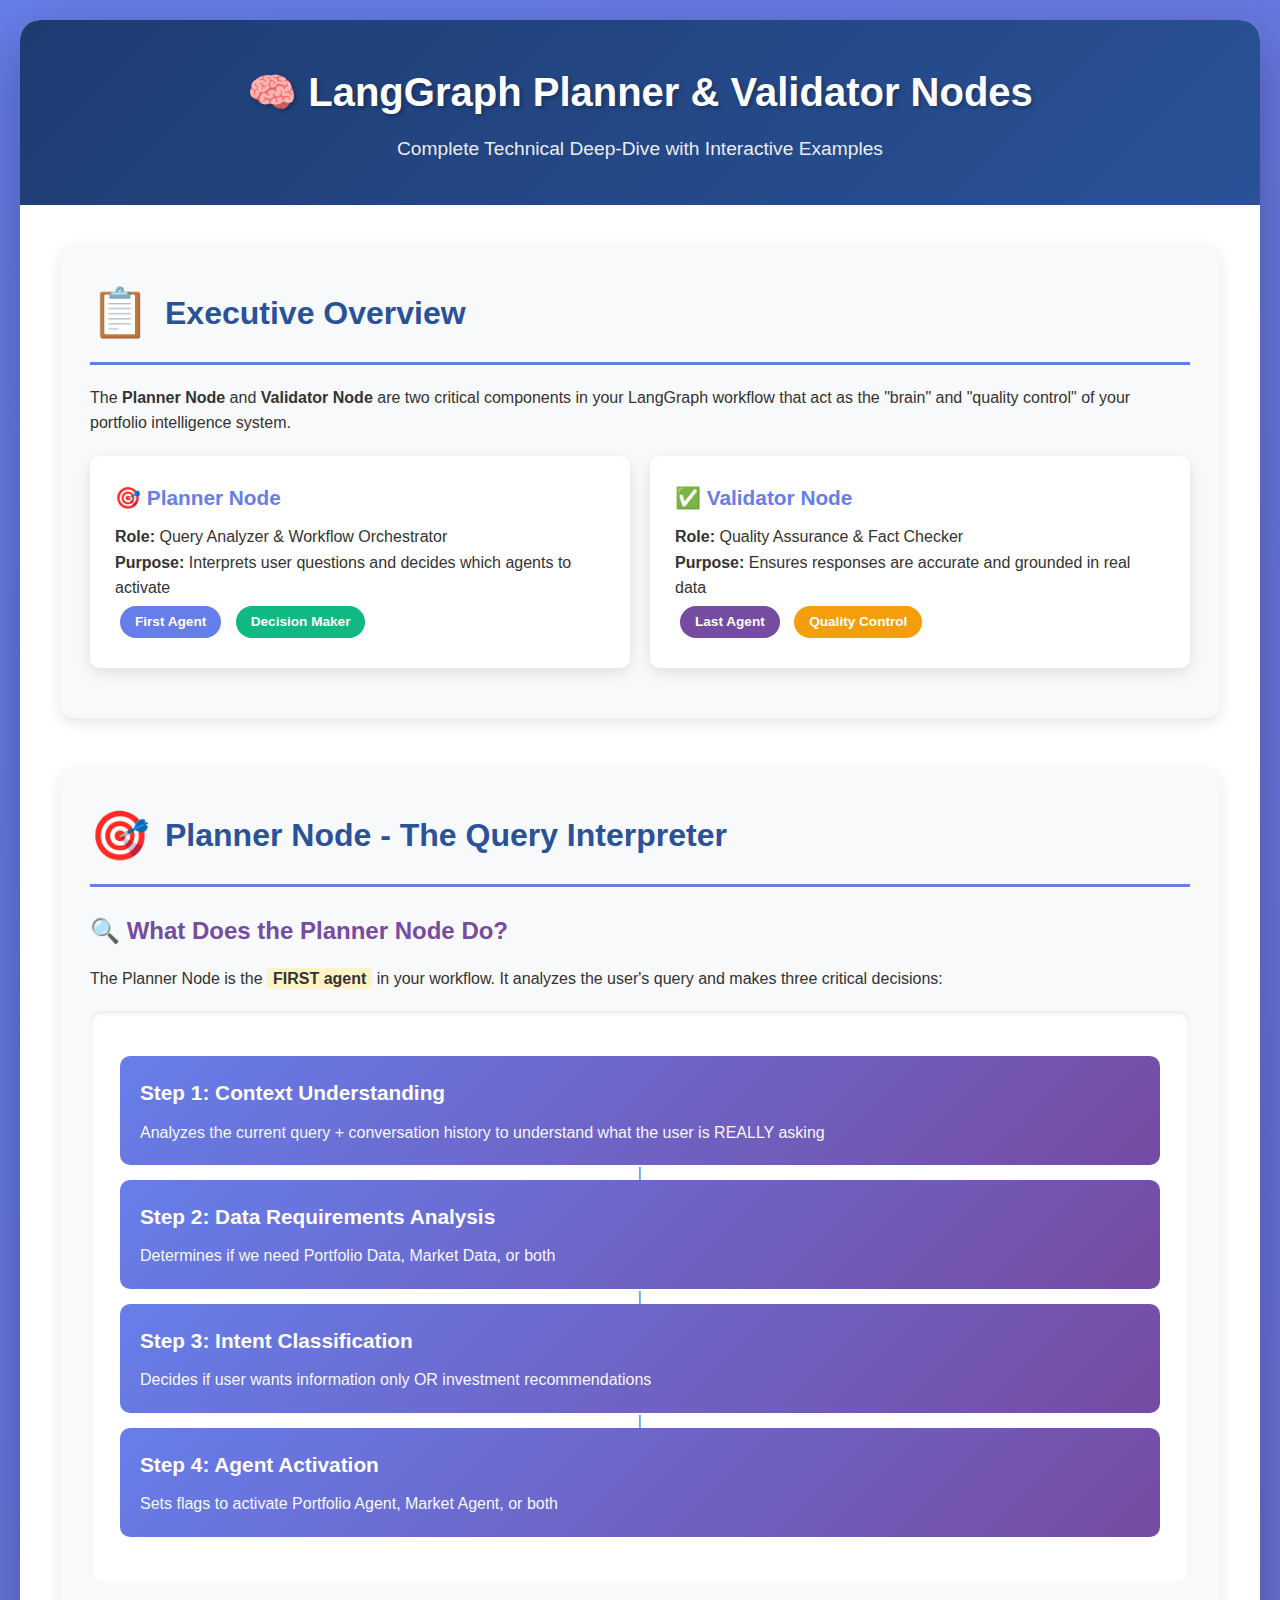
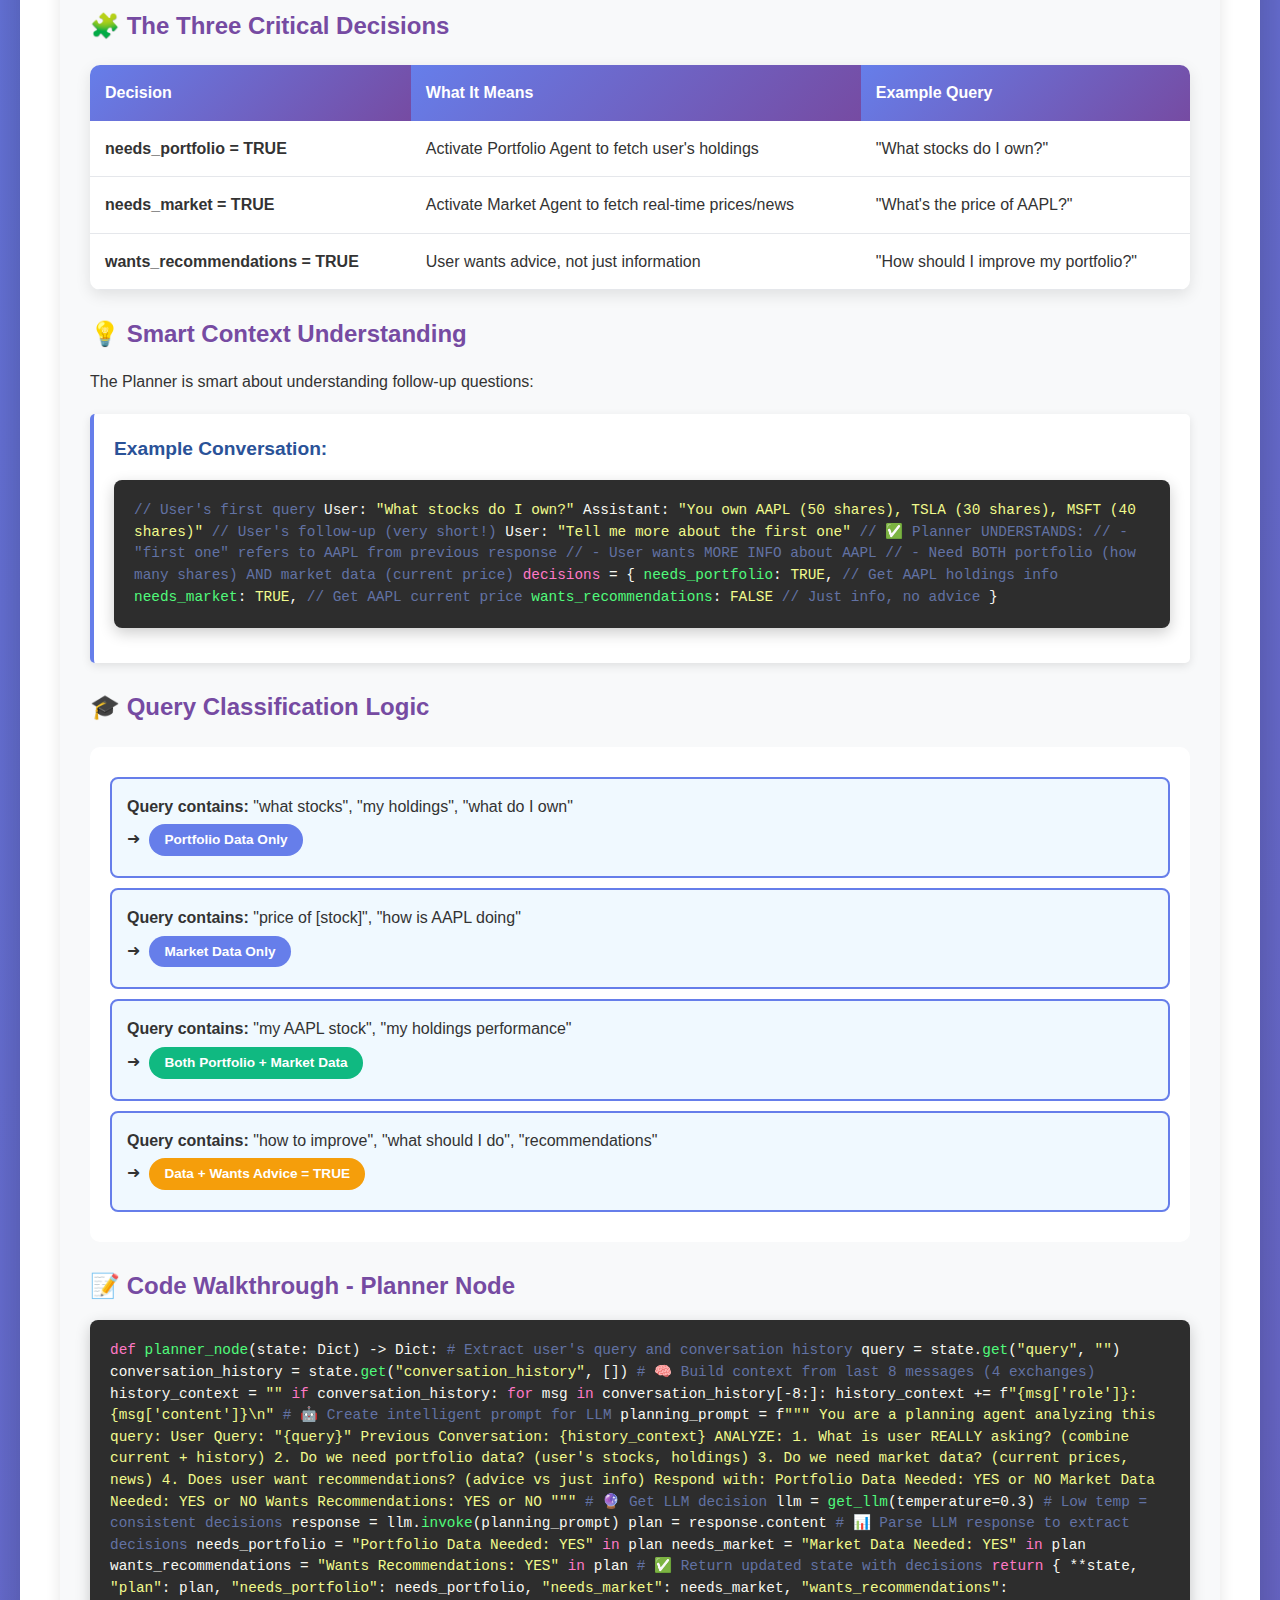
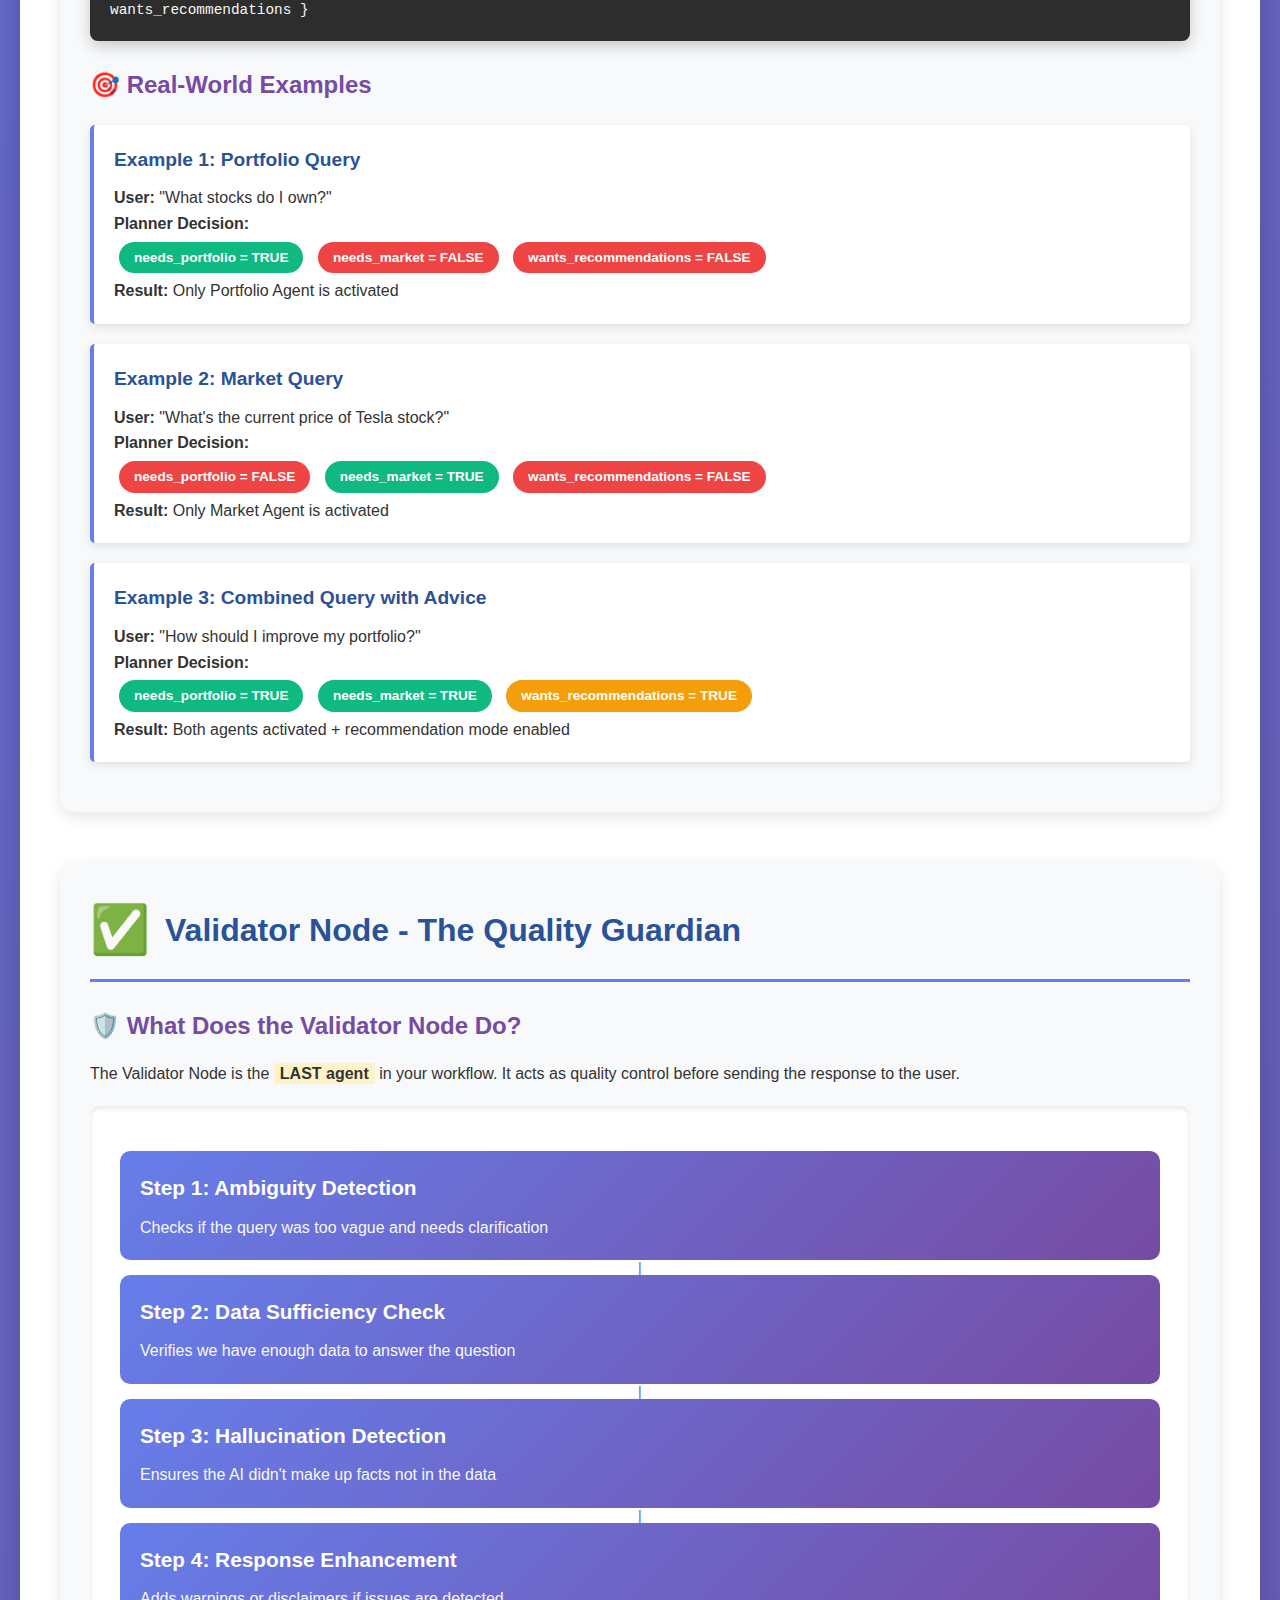
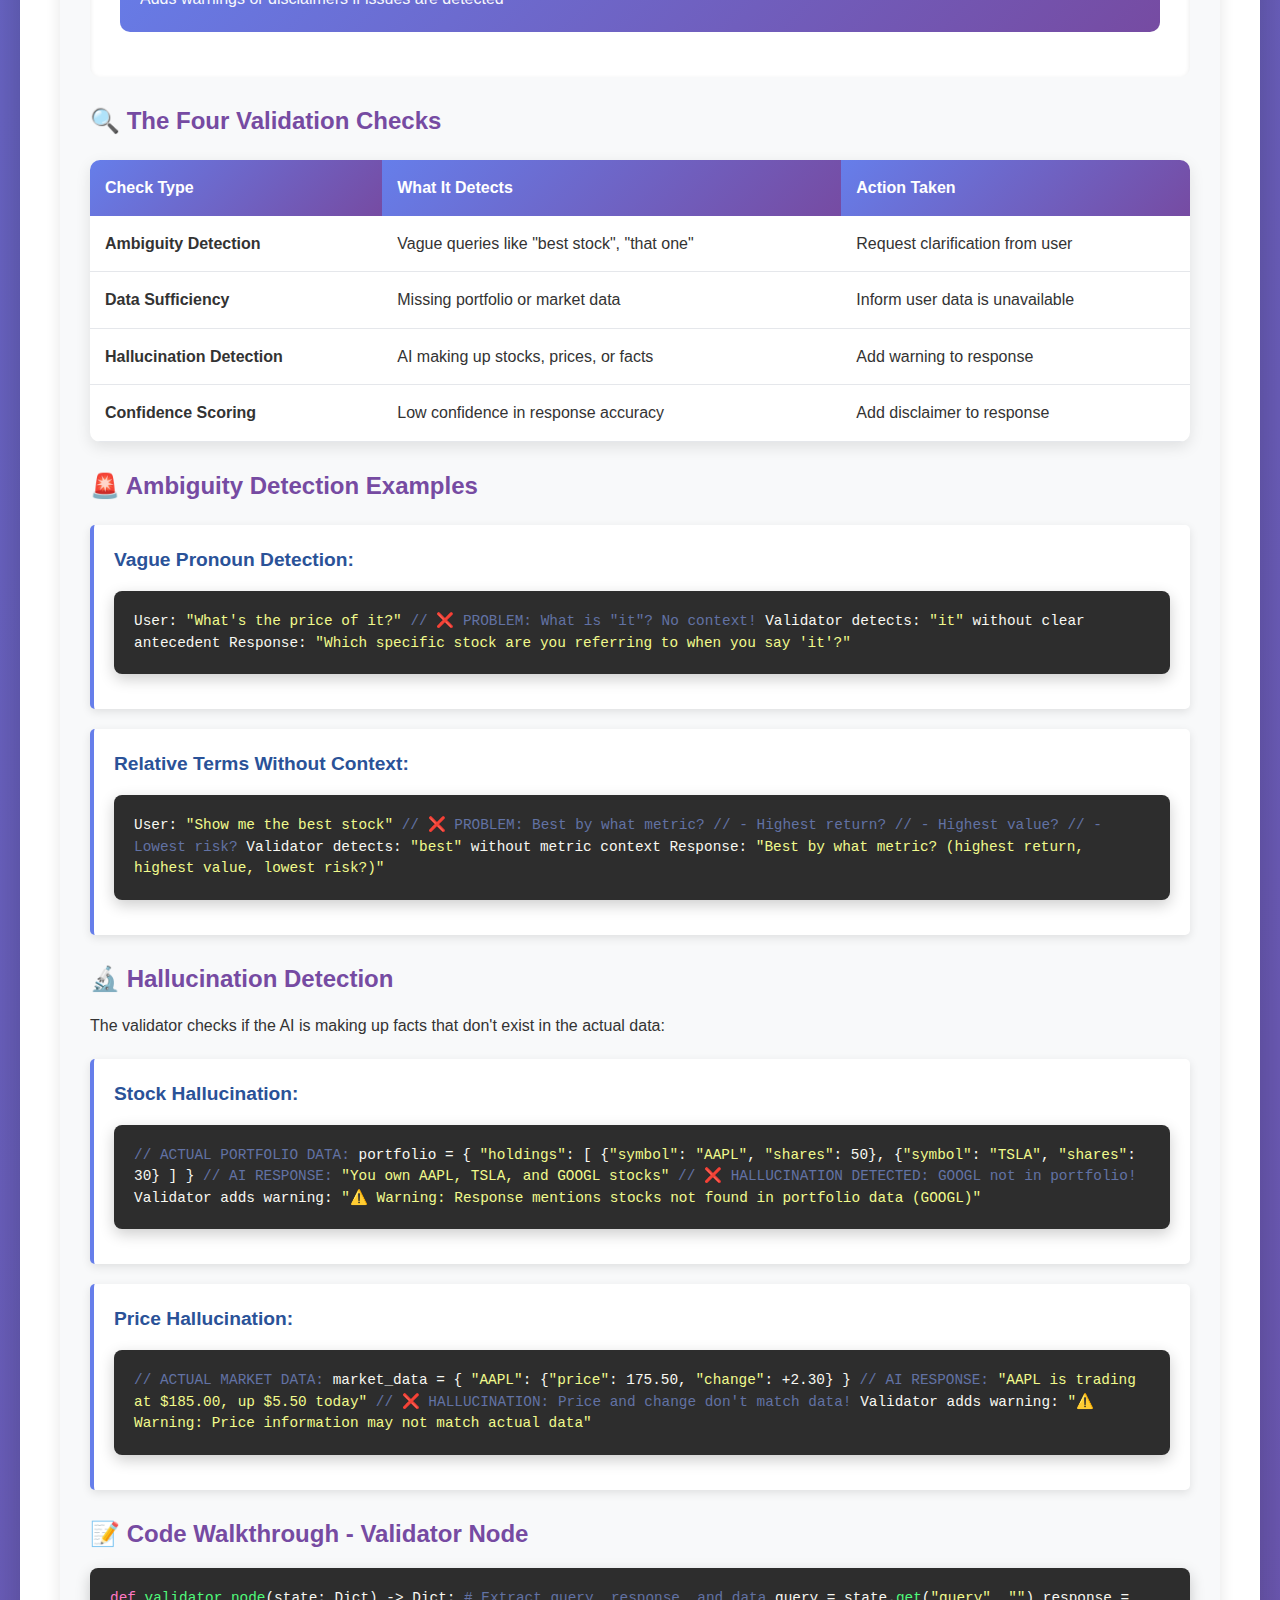
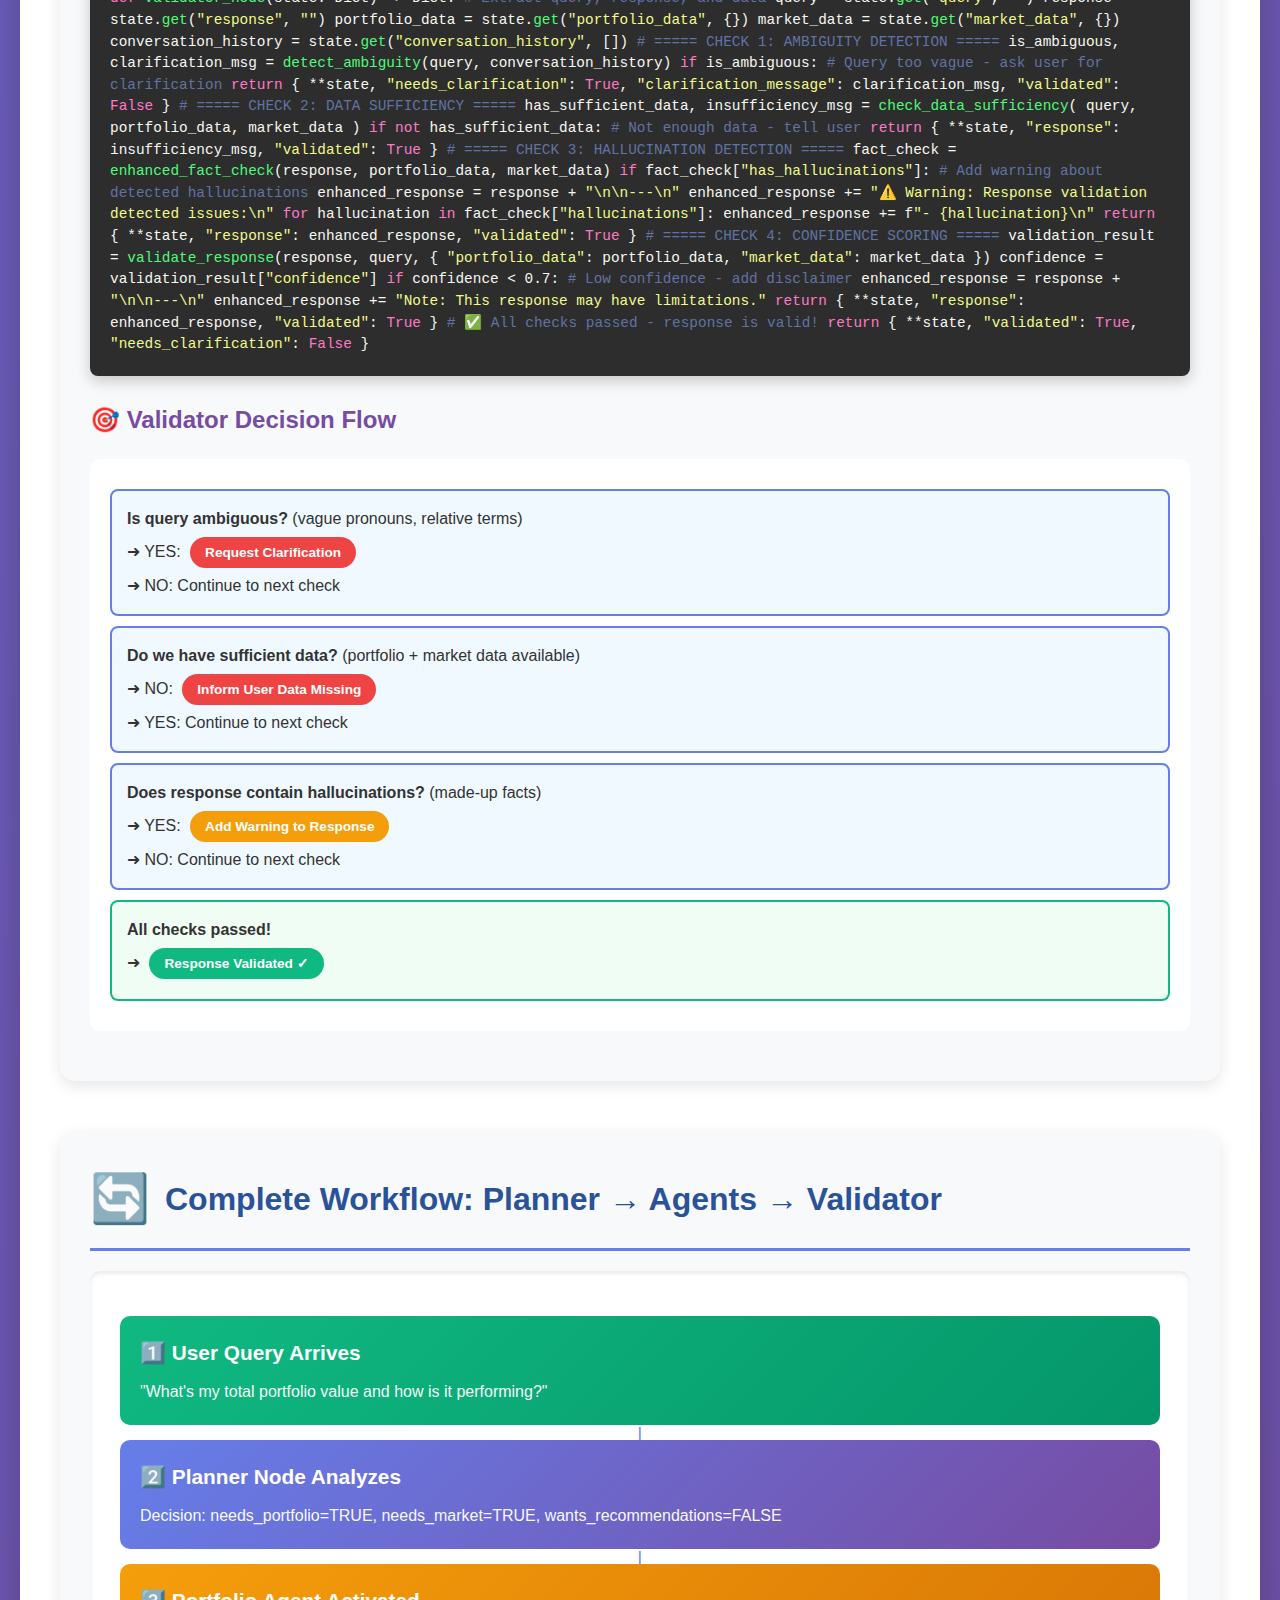
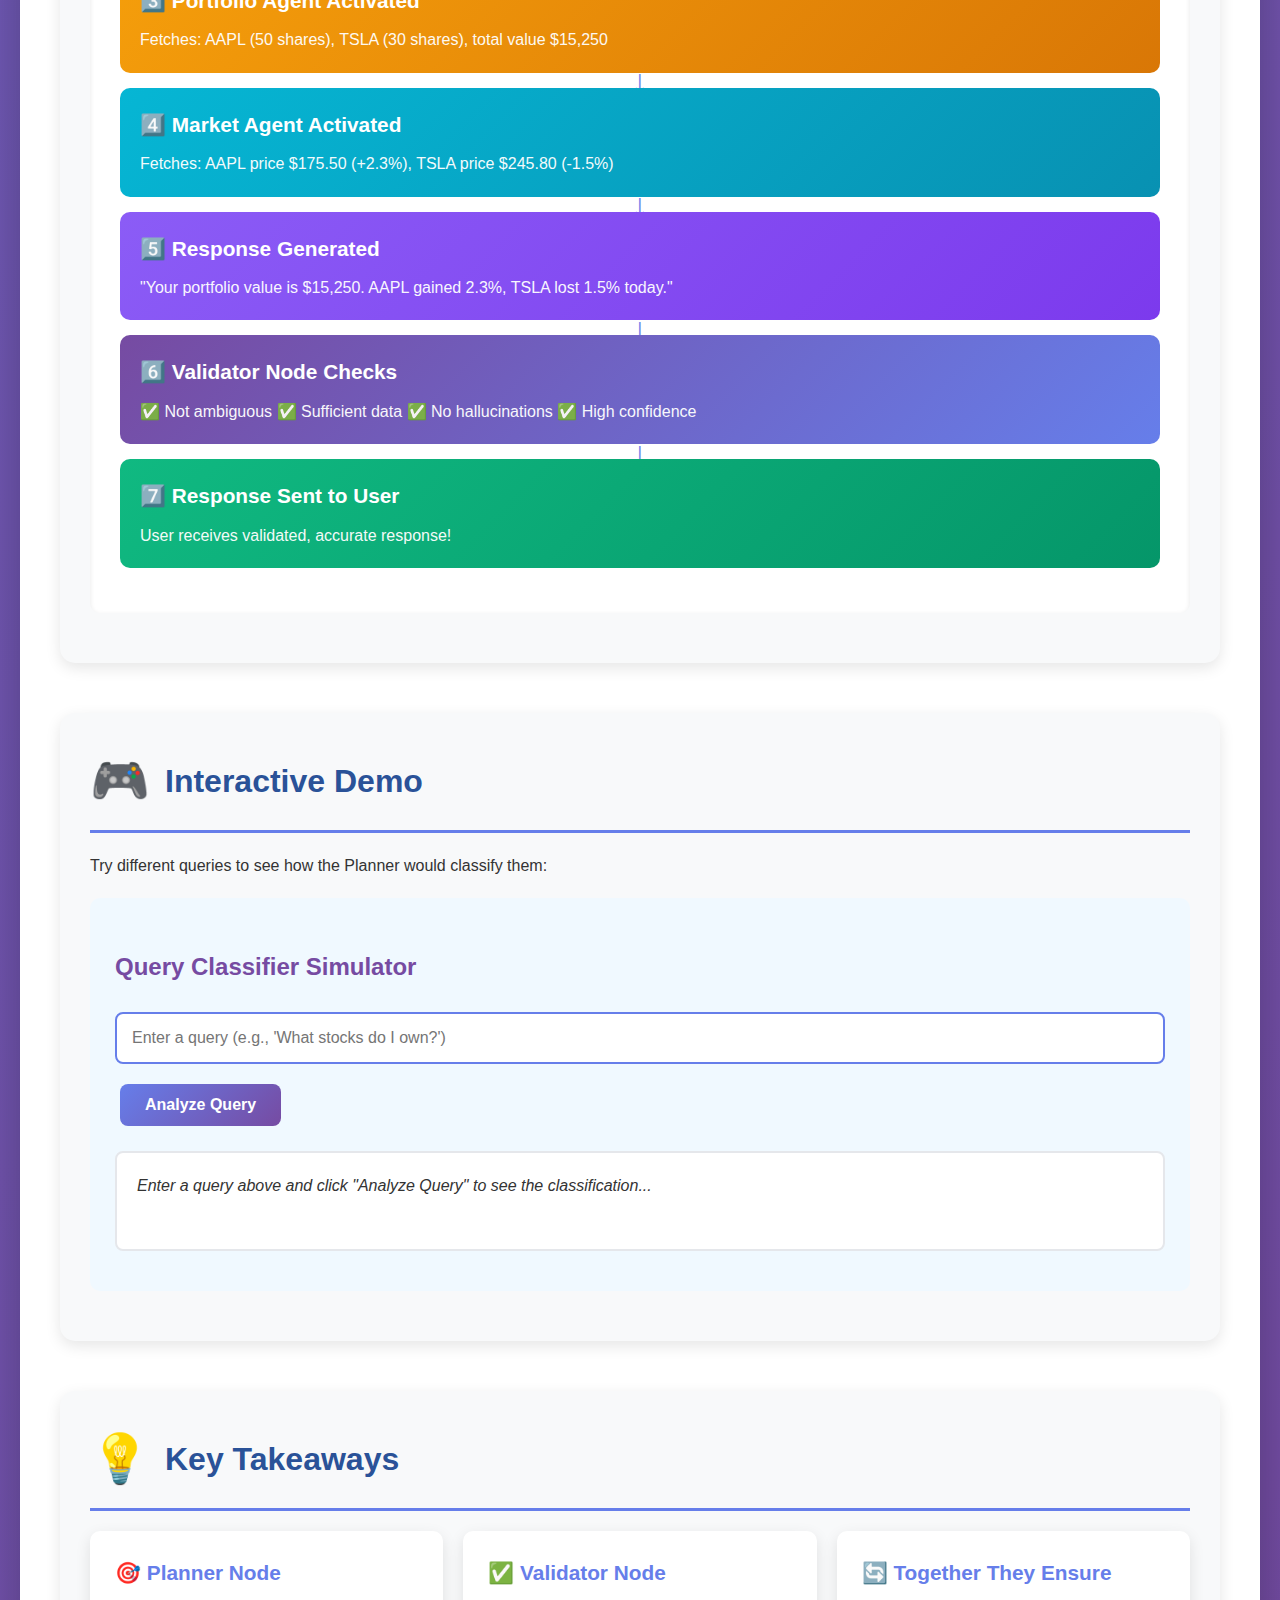
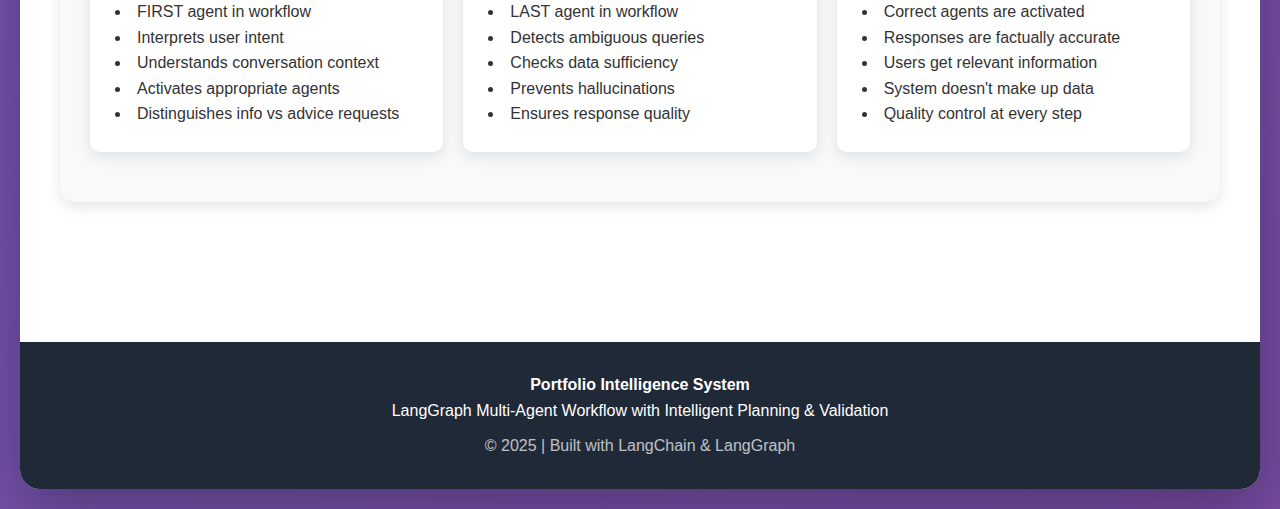
<file: planner_validator_explanation.html>
<!DOCTYPE html>
<html lang="en">
<head>
    <meta charset="UTF-8">
    <meta name="viewport" content="width=device-width, initial-scale=1.0">
    <title>LangGraph Planner & Validator Nodes Explained</title>
    <style>
        * {
            margin: 0;
            padding: 0;
            box-sizing: border-box;
        }

        body {
            font-family: 'Segoe UI', Tahoma, Geneva, Verdana, sans-serif;
            background: linear-gradient(135deg, #667eea 0%, #764ba2 100%);
            color: #333;
            line-height: 1.6;
            padding: 20px;
        }

        .container {
            max-width: 1400px;
            margin: 0 auto;
            background: white;
            border-radius: 20px;
            box-shadow: 0 20px 60px rgba(0,0,0,0.3);
            overflow: hidden;
        }

        header {
            background: linear-gradient(135deg, #1e3c72 0%, #2a5298 100%);
            color: white;
            padding: 40px;
            text-align: center;
        }

        header h1 {
            font-size: 2.5em;
            margin-bottom: 10px;
            text-shadow: 2px 2px 4px rgba(0,0,0,0.3);
        }

        header p {
            font-size: 1.2em;
            opacity: 0.9;
        }

        .content {
            padding: 40px;
        }

        .section {
            margin-bottom: 50px;
            background: #f8f9fa;
            border-radius: 15px;
            padding: 30px;
            box-shadow: 0 5px 15px rgba(0,0,0,0.1);
        }

        .section h2 {
            color: #2a5298;
            font-size: 2em;
            margin-bottom: 20px;
            padding-bottom: 10px;
            border-bottom: 3px solid #667eea;
            display: flex;
            align-items: center;
            gap: 15px;
        }

        .section h3 {
            color: #764ba2;
            font-size: 1.5em;
            margin: 25px 0 15px 0;
            display: flex;
            align-items: center;
            gap: 10px;
        }

        .icon {
            font-size: 1.5em;
        }

        .workflow-diagram {
            background: white;
            border-radius: 10px;
            padding: 30px;
            margin: 20px 0;
            box-shadow: inset 0 2px 5px rgba(0,0,0,0.1);
        }

        .flow-step {
            background: linear-gradient(135deg, #667eea 0%, #764ba2 100%);
            color: white;
            padding: 20px;
            margin: 15px 0;
            border-radius: 10px;
            position: relative;
            transition: transform 0.3s, box-shadow 0.3s;
            cursor: pointer;
        }

        .flow-step:hover {
            transform: translateY(-5px);
            box-shadow: 0 10px 25px rgba(102, 126, 234, 0.4);
        }

        .flow-step::after {
            content: '↓';
            position: absolute;
            bottom: -35px;
            left: 50%;
            transform: translateX(-50%);
            font-size: 2em;
            color: #667eea;
        }

        .flow-step:last-child::after {
            content: '';
        }

        .flow-step h4 {
            font-size: 1.3em;
            margin-bottom: 10px;
        }

        .flow-step p {
            opacity: 0.95;
            font-size: 1em;
        }

        .code-block {
            background: #2d2d2d;
            color: #f8f8f2;
            padding: 20px;
            border-radius: 8px;
            overflow-x: auto;
            margin: 15px 0;
            font-family: 'Courier New', monospace;
            font-size: 0.9em;
            line-height: 1.5;
            box-shadow: 0 5px 15px rgba(0,0,0,0.2);
        }

        .code-comment {
            color: #6272a4;
        }

        .code-keyword {
            color: #ff79c6;
        }

        .code-function {
            color: #50fa7b;
        }

        .code-string {
            color: #f1fa8c;
        }

        .example-box {
            background: white;
            border-left: 4px solid #667eea;
            padding: 20px;
            margin: 20px 0;
            border-radius: 5px;
            box-shadow: 0 3px 10px rgba(0,0,0,0.1);
        }

        .example-box h4 {
            color: #2a5298;
            margin-bottom: 10px;
            font-size: 1.2em;
        }

        .feature-grid {
            display: grid;
            grid-template-columns: repeat(auto-fit, minmax(300px, 1fr));
            gap: 20px;
            margin: 20px 0;
        }

        .feature-card {
            background: white;
            padding: 25px;
            border-radius: 10px;
            box-shadow: 0 5px 15px rgba(0,0,0,0.1);
            transition: transform 0.3s, box-shadow 0.3s;
        }

        .feature-card:hover {
            transform: translateY(-5px);
            box-shadow: 0 10px 25px rgba(0,0,0,0.2);
        }

        .feature-card h4 {
            color: #667eea;
            font-size: 1.3em;
            margin-bottom: 10px;
        }

        .badge {
            display: inline-block;
            padding: 5px 15px;
            border-radius: 20px;
            font-size: 0.85em;
            font-weight: bold;
            margin: 5px;
        }

        .badge-planner {
            background: #667eea;
            color: white;
        }

        .badge-validator {
            background: #764ba2;
            color: white;
        }

        .badge-success {
            background: #10b981;
            color: white;
        }

        .badge-warning {
            background: #f59e0b;
            color: white;
        }

        .badge-error {
            background: #ef4444;
            color: white;
        }

        .decision-tree {
            background: white;
            padding: 20px;
            border-radius: 10px;
            margin: 20px 0;
        }

        .decision-node {
            background: #f0f9ff;
            border: 2px solid #667eea;
            padding: 15px;
            margin: 10px 0;
            border-radius: 8px;
            position: relative;
        }

        .decision-node.yes {
            border-color: #10b981;
            background: #f0fdf4;
        }

        .decision-node.no {
            border-color: #ef4444;
            background: #fef2f2;
        }

        table {
            width: 100%;
            border-collapse: collapse;
            margin: 20px 0;
            background: white;
            border-radius: 10px;
            overflow: hidden;
            box-shadow: 0 5px 15px rgba(0,0,0,0.1);
        }

        th {
            background: linear-gradient(135deg, #667eea 0%, #764ba2 100%);
            color: white;
            padding: 15px;
            text-align: left;
            font-weight: bold;
        }

        td {
            padding: 15px;
            border-bottom: 1px solid #e5e7eb;
        }

        tr:hover {
            background: #f9fafb;
        }

        .interactive-button {
            background: linear-gradient(135deg, #667eea 0%, #764ba2 100%);
            color: white;
            border: none;
            padding: 12px 25px;
            border-radius: 8px;
            cursor: pointer;
            font-size: 1em;
            font-weight: bold;
            transition: transform 0.2s, box-shadow 0.2s;
            margin: 10px 5px;
        }

        .interactive-button:hover {
            transform: translateY(-2px);
            box-shadow: 0 5px 15px rgba(102, 126, 234, 0.4);
        }

        .interactive-demo {
            background: #f0f9ff;
            padding: 25px;
            border-radius: 10px;
            margin: 20px 0;
        }

        .demo-input {
            width: 100%;
            padding: 15px;
            border: 2px solid #667eea;
            border-radius: 8px;
            font-size: 1em;
            margin: 10px 0;
        }

        .demo-output {
            background: white;
            padding: 20px;
            border-radius: 8px;
            margin: 15px 0;
            min-height: 100px;
            border: 2px solid #e5e7eb;
        }

        footer {
            background: #1f2937;
            color: white;
            text-align: center;
            padding: 30px;
            margin-top: 50px;
        }

        .highlight {
            background: #fef3c7;
            padding: 2px 6px;
            border-radius: 3px;
            font-weight: bold;
        }

        @keyframes fadeIn {
            from { opacity: 0; transform: translateY(20px); }
            to { opacity: 1; transform: translateY(0); }
        }

        .section {
            animation: fadeIn 0.6s ease-out;
        }
    </style>
</head>
<body>
    <div class="container">
        <header>
            <h1>🧠 LangGraph Planner & Validator Nodes</h1>
            <p>Complete Technical Deep-Dive with Interactive Examples</p>
        </header>

        <div class="content">
            <!-- OVERVIEW SECTION -->
            <div class="section">
                <h2><span class="icon">📋</span> Executive Overview</h2>
                <p>The <strong>Planner Node</strong> and <strong>Validator Node</strong> are two critical components in your LangGraph workflow that act as the "brain" and "quality control" of your portfolio intelligence system.</p>
                
                <div class="feature-grid">
                    <div class="feature-card">
                        <h4>🎯 Planner Node</h4>
                        <p><strong>Role:</strong> Query Analyzer & Workflow Orchestrator</p>
                        <p><strong>Purpose:</strong> Interprets user questions and decides which agents to activate</p>
                        <span class="badge badge-planner">First Agent</span>
                        <span class="badge badge-success">Decision Maker</span>
                    </div>

                    <div class="feature-card">
                        <h4>✅ Validator Node</h4>
                        <p><strong>Role:</strong> Quality Assurance & Fact Checker</p>
                        <p><strong>Purpose:</strong> Ensures responses are accurate and grounded in real data</p>
                        <span class="badge badge-validator">Last Agent</span>
                        <span class="badge badge-warning">Quality Control</span>
                    </div>
                </div>
            </div>

            <!-- PLANNER NODE DETAILED SECTION -->
            <div class="section">
                <h2><span class="icon">🎯</span> Planner Node - The Query Interpreter</h2>
                
                <h3>🔍 What Does the Planner Node Do?</h3>
                <p>The Planner Node is the <span class="highlight">FIRST agent</span> in your workflow. It analyzes the user's query and makes three critical decisions:</p>

                <div class="workflow-diagram">
                    <div class="flow-step">
                        <h4>Step 1: Context Understanding</h4>
                        <p>Analyzes the current query + conversation history to understand what the user is REALLY asking</p>
                    </div>

                    <div class="flow-step">
                        <h4>Step 2: Data Requirements Analysis</h4>
                        <p>Determines if we need Portfolio Data, Market Data, or both</p>
                    </div>

                    <div class="flow-step">
                        <h4>Step 3: Intent Classification</h4>
                        <p>Decides if user wants information only OR investment recommendations</p>
                    </div>

                    <div class="flow-step">
                        <h4>Step 4: Agent Activation</h4>
                        <p>Sets flags to activate Portfolio Agent, Market Agent, or both</p>
                    </div>
                </div>

                <h3>🧩 The Three Critical Decisions</h3>
                <table>
                    <thead>
                        <tr>
                            <th>Decision</th>
                            <th>What It Means</th>
                            <th>Example Query</th>
                        </tr>
                    </thead>
                    <tbody>
                        <tr>
                            <td><strong>needs_portfolio = TRUE</strong></td>
                            <td>Activate Portfolio Agent to fetch user's holdings</td>
                            <td>"What stocks do I own?"</td>
                        </tr>
                        <tr>
                            <td><strong>needs_market = TRUE</strong></td>
                            <td>Activate Market Agent to fetch real-time prices/news</td>
                            <td>"What's the price of AAPL?"</td>
                        </tr>
                        <tr>
                            <td><strong>wants_recommendations = TRUE</strong></td>
                            <td>User wants advice, not just information</td>
                            <td>"How should I improve my portfolio?"</td>
                        </tr>
                    </tbody>
                </table>

                <h3>💡 Smart Context Understanding</h3>
                <p>The Planner is smart about understanding follow-up questions:</p>

                <div class="example-box">
                    <h4>Example Conversation:</h4>
                    <div class="code-block">
<span class="code-comment">// User's first query</span>
User: <span class="code-string">"What stocks do I own?"</span>
Assistant: <span class="code-string">"You own AAPL (50 shares), TSLA (30 shares), MSFT (40 shares)"</span>

<span class="code-comment">// User's follow-up (very short!)</span>
User: <span class="code-string">"Tell me more about the first one"</span>

<span class="code-comment">// ✅ Planner UNDERSTANDS:</span>
<span class="code-comment">// - "first one" refers to AAPL from previous response</span>
<span class="code-comment">// - User wants MORE INFO about AAPL</span>
<span class="code-comment">// - Need BOTH portfolio (how many shares) AND market data (current price)</span>

<span class="code-keyword">decisions</span> = {
    <span class="code-function">needs_portfolio</span>: <span class="code-string">TRUE</span>,  <span class="code-comment">// Get AAPL holdings info</span>
    <span class="code-function">needs_market</span>: <span class="code-string">TRUE</span>,     <span class="code-comment">// Get AAPL current price</span>
    <span class="code-function">wants_recommendations</span>: <span class="code-string">FALSE</span> <span class="code-comment">// Just info, no advice</span>
}
                    </div>
                </div>

                <h3>🎓 Query Classification Logic</h3>
                <div class="decision-tree">
                    <div class="decision-node">
                        <strong>Query contains:</strong> "what stocks", "my holdings", "what do I own"
                        <br>➜ <span class="badge badge-planner">Portfolio Data Only</span>
                    </div>

                    <div class="decision-node">
                        <strong>Query contains:</strong> "price of [stock]", "how is AAPL doing"
                        <br>➜ <span class="badge badge-planner">Market Data Only</span>
                    </div>

                    <div class="decision-node">
                        <strong>Query contains:</strong> "my AAPL stock", "my holdings performance"
                        <br>➜ <span class="badge badge-success">Both Portfolio + Market Data</span>
                    </div>

                    <div class="decision-node">
                        <strong>Query contains:</strong> "how to improve", "what should I do", "recommendations"
                        <br>➜ <span class="badge badge-warning">Data + Wants Advice = TRUE</span>
                    </div>
                </div>

                <h3>📝 Code Walkthrough - Planner Node</h3>
                <div class="code-block">
<span class="code-keyword">def</span> <span class="code-function">planner_node</span>(state: Dict) -> Dict:
    <span class="code-comment"># Extract user's query and conversation history</span>
    query = state.<span class="code-function">get</span>(<span class="code-string">"query"</span>, <span class="code-string">""</span>)
    conversation_history = state.<span class="code-function">get</span>(<span class="code-string">"conversation_history"</span>, [])
    
    <span class="code-comment"># 🧠 Build context from last 8 messages (4 exchanges)</span>
    history_context = <span class="code-string">""</span>
    <span class="code-keyword">if</span> conversation_history:
        <span class="code-keyword">for</span> msg <span class="code-keyword">in</span> conversation_history[-8:]:
            history_context += f<span class="code-string">"{msg['role']}: {msg['content']}\n"</span>
    
    <span class="code-comment"># 🤖 Create intelligent prompt for LLM</span>
    planning_prompt = f<span class="code-string">"""
    You are a planning agent analyzing this query:
    User Query: "{query}"
    Previous Conversation: {history_context}
    
    ANALYZE:
    1. What is user REALLY asking? (combine current + history)
    2. Do we need portfolio data? (user's stocks, holdings)
    3. Do we need market data? (current prices, news)
    4. Does user want recommendations? (advice vs just info)
    
    Respond with:
    Portfolio Data Needed: YES or NO
    Market Data Needed: YES or NO
    Wants Recommendations: YES or NO
    """</span>
    
    <span class="code-comment"># 🔮 Get LLM decision</span>
    llm = <span class="code-function">get_llm</span>(temperature=0.3)  <span class="code-comment"># Low temp = consistent decisions</span>
    response = llm.<span class="code-function">invoke</span>(planning_prompt)
    plan = response.content
    
    <span class="code-comment"># 📊 Parse LLM response to extract decisions</span>
    needs_portfolio = <span class="code-string">"Portfolio Data Needed: YES"</span> <span class="code-keyword">in</span> plan
    needs_market = <span class="code-string">"Market Data Needed: YES"</span> <span class="code-keyword">in</span> plan
    wants_recommendations = <span class="code-string">"Wants Recommendations: YES"</span> <span class="code-keyword">in</span> plan
    
    <span class="code-comment"># ✅ Return updated state with decisions</span>
    <span class="code-keyword">return</span> {
        **state,
        <span class="code-string">"plan"</span>: plan,
        <span class="code-string">"needs_portfolio"</span>: needs_portfolio,
        <span class="code-string">"needs_market"</span>: needs_market,
        <span class="code-string">"wants_recommendations"</span>: wants_recommendations
    }
                </div>

                <h3>🎯 Real-World Examples</h3>
                <div class="example-box">
                    <h4>Example 1: Portfolio Query</h4>
                    <strong>User:</strong> "What stocks do I own?"<br>
                    <strong>Planner Decision:</strong><br>
                    <span class="badge badge-success">needs_portfolio = TRUE</span>
                    <span class="badge badge-error">needs_market = FALSE</span>
                    <span class="badge badge-error">wants_recommendations = FALSE</span><br>
                    <strong>Result:</strong> Only Portfolio Agent is activated
                </div>

                <div class="example-box">
                    <h4>Example 2: Market Query</h4>
                    <strong>User:</strong> "What's the current price of Tesla stock?"<br>
                    <strong>Planner Decision:</strong><br>
                    <span class="badge badge-error">needs_portfolio = FALSE</span>
                    <span class="badge badge-success">needs_market = TRUE</span>
                    <span class="badge badge-error">wants_recommendations = FALSE</span><br>
                    <strong>Result:</strong> Only Market Agent is activated
                </div>

                <div class="example-box">
                    <h4>Example 3: Combined Query with Advice</h4>
                    <strong>User:</strong> "How should I improve my portfolio?"<br>
                    <strong>Planner Decision:</strong><br>
                    <span class="badge badge-success">needs_portfolio = TRUE</span>
                    <span class="badge badge-success">needs_market = TRUE</span>
                    <span class="badge badge-warning">wants_recommendations = TRUE</span><br>
                    <strong>Result:</strong> Both agents activated + recommendation mode enabled
                </div>
            </div>

            <!-- VALIDATOR NODE DETAILED SECTION -->
            <div class="section">
                <h2><span class="icon">✅</span> Validator Node - The Quality Guardian</h2>
                
                <h3>🛡️ What Does the Validator Node Do?</h3>
                <p>The Validator Node is the <span class="highlight">LAST agent</span> in your workflow. It acts as quality control before sending the response to the user.</p>

                <div class="workflow-diagram">
                    <div class="flow-step">
                        <h4>Step 1: Ambiguity Detection</h4>
                        <p>Checks if the query was too vague and needs clarification</p>
                    </div>

                    <div class="flow-step">
                        <h4>Step 2: Data Sufficiency Check</h4>
                        <p>Verifies we have enough data to answer the question</p>
                    </div>

                    <div class="flow-step">
                        <h4>Step 3: Hallucination Detection</h4>
                        <p>Ensures the AI didn't make up facts not in the data</p>
                    </div>

                    <div class="flow-step">
                        <h4>Step 4: Response Enhancement</h4>
                        <p>Adds warnings or disclaimers if issues are detected</p>
                    </div>
                </div>

                <h3>🔍 The Four Validation Checks</h3>
                <table>
                    <thead>
                        <tr>
                            <th>Check Type</th>
                            <th>What It Detects</th>
                            <th>Action Taken</th>
                        </tr>
                    </thead>
                    <tbody>
                        <tr>
                            <td><strong>Ambiguity Detection</strong></td>
                            <td>Vague queries like "best stock", "that one"</td>
                            <td>Request clarification from user</td>
                        </tr>
                        <tr>
                            <td><strong>Data Sufficiency</strong></td>
                            <td>Missing portfolio or market data</td>
                            <td>Inform user data is unavailable</td>
                        </tr>
                        <tr>
                            <td><strong>Hallucination Detection</strong></td>
                            <td>AI making up stocks, prices, or facts</td>
                            <td>Add warning to response</td>
                        </tr>
                        <tr>
                            <td><strong>Confidence Scoring</strong></td>
                            <td>Low confidence in response accuracy</td>
                            <td>Add disclaimer to response</td>
                        </tr>
                    </tbody>
                </table>

                <h3>🚨 Ambiguity Detection Examples</h3>
                <div class="example-box">
                    <h4>Vague Pronoun Detection:</h4>
                    <div class="code-block">
User: <span class="code-string">"What's the price of it?"</span>

<span class="code-comment">// ❌ PROBLEM: What is "it"? No context!</span>

Validator detects: <span class="code-string">"it"</span> without clear antecedent
Response: <span class="code-string">"Which specific stock are you referring to when you say 'it'?"</span>
                    </div>
                </div>

                <div class="example-box">
                    <h4>Relative Terms Without Context:</h4>
                    <div class="code-block">
User: <span class="code-string">"Show me the best stock"</span>

<span class="code-comment">// ❌ PROBLEM: Best by what metric?</span>
<span class="code-comment">// - Highest return?</span>
<span class="code-comment">// - Highest value?</span>
<span class="code-comment">// - Lowest risk?</span>

Validator detects: <span class="code-string">"best"</span> without metric context
Response: <span class="code-string">"Best by what metric? (highest return, highest value, lowest risk?)"</span>
                    </div>
                </div>

                <h3>🔬 Hallucination Detection</h3>
                <p>The validator checks if the AI is making up facts that don't exist in the actual data:</p>

                <div class="example-box">
                    <h4>Stock Hallucination:</h4>
                    <div class="code-block">
<span class="code-comment">// ACTUAL PORTFOLIO DATA:</span>
portfolio = {
    <span class="code-string">"holdings"</span>: [
        {<span class="code-string">"symbol"</span>: <span class="code-string">"AAPL"</span>, <span class="code-string">"shares"</span>: 50},
        {<span class="code-string">"symbol"</span>: <span class="code-string">"TSLA"</span>, <span class="code-string">"shares"</span>: 30}
    ]
}

<span class="code-comment">// AI RESPONSE:</span>
<span class="code-string">"You own AAPL, TSLA, and GOOGL stocks"</span>

<span class="code-comment">// ❌ HALLUCINATION DETECTED: GOOGL not in portfolio!</span>

Validator adds warning:
<span class="code-string">"⚠️ Warning: Response mentions stocks not found in portfolio data (GOOGL)"</span>
                    </div>
                </div>

                <div class="example-box">
                    <h4>Price Hallucination:</h4>
                    <div class="code-block">
<span class="code-comment">// ACTUAL MARKET DATA:</span>
market_data = {
    <span class="code-string">"AAPL"</span>: {<span class="code-string">"price"</span>: 175.50, <span class="code-string">"change"</span>: +2.30}
}

<span class="code-comment">// AI RESPONSE:</span>
<span class="code-string">"AAPL is trading at $185.00, up $5.50 today"</span>

<span class="code-comment">// ❌ HALLUCINATION: Price and change don't match data!</span>

Validator adds warning:
<span class="code-string">"⚠️ Warning: Price information may not match actual data"</span>
                    </div>
                </div>

                <h3>📝 Code Walkthrough - Validator Node</h3>
                <div class="code-block">
<span class="code-keyword">def</span> <span class="code-function">validator_node</span>(state: Dict) -> Dict:
    <span class="code-comment"># Extract query, response, and data</span>
    query = state.<span class="code-function">get</span>(<span class="code-string">"query"</span>, <span class="code-string">""</span>)
    response = state.<span class="code-function">get</span>(<span class="code-string">"response"</span>, <span class="code-string">""</span>)
    portfolio_data = state.<span class="code-function">get</span>(<span class="code-string">"portfolio_data"</span>, {})
    market_data = state.<span class="code-function">get</span>(<span class="code-string">"market_data"</span>, {})
    conversation_history = state.<span class="code-function">get</span>(<span class="code-string">"conversation_history"</span>, [])
    
    <span class="code-comment"># ===== CHECK 1: AMBIGUITY DETECTION =====</span>
    is_ambiguous, clarification_msg = <span class="code-function">detect_ambiguity</span>(query, conversation_history)
    
    <span class="code-keyword">if</span> is_ambiguous:
        <span class="code-comment"># Query too vague - ask user for clarification</span>
        <span class="code-keyword">return</span> {
            **state,
            <span class="code-string">"needs_clarification"</span>: <span class="code-keyword">True</span>,
            <span class="code-string">"clarification_message"</span>: clarification_msg,
            <span class="code-string">"validated"</span>: <span class="code-keyword">False</span>
        }
    
    <span class="code-comment"># ===== CHECK 2: DATA SUFFICIENCY =====</span>
    has_sufficient_data, insufficiency_msg = <span class="code-function">check_data_sufficiency</span>(
        query, portfolio_data, market_data
    )
    
    <span class="code-keyword">if</span> <span class="code-keyword">not</span> has_sufficient_data:
        <span class="code-comment"># Not enough data - tell user</span>
        <span class="code-keyword">return</span> {
            **state,
            <span class="code-string">"response"</span>: insufficiency_msg,
            <span class="code-string">"validated"</span>: <span class="code-keyword">True</span>
        }
    
    <span class="code-comment"># ===== CHECK 3: HALLUCINATION DETECTION =====</span>
    fact_check = <span class="code-function">enhanced_fact_check</span>(response, portfolio_data, market_data)
    
    <span class="code-keyword">if</span> fact_check[<span class="code-string">"has_hallucinations"</span>]:
        <span class="code-comment"># Add warning about detected hallucinations</span>
        enhanced_response = response + <span class="code-string">"\n\n---\n"</span>
        enhanced_response += <span class="code-string">"⚠️ Warning: Response validation detected issues:\n"</span>
        <span class="code-keyword">for</span> hallucination <span class="code-keyword">in</span> fact_check[<span class="code-string">"hallucinations"</span>]:
            enhanced_response += f<span class="code-string">"- {hallucination}\n"</span>
        
        <span class="code-keyword">return</span> {
            **state,
            <span class="code-string">"response"</span>: enhanced_response,
            <span class="code-string">"validated"</span>: <span class="code-keyword">True</span>
        }
    
    <span class="code-comment"># ===== CHECK 4: CONFIDENCE SCORING =====</span>
    validation_result = <span class="code-function">validate_response</span>(response, query, {
        <span class="code-string">"portfolio_data"</span>: portfolio_data,
        <span class="code-string">"market_data"</span>: market_data
    })
    
    confidence = validation_result[<span class="code-string">"confidence"</span>]
    
    <span class="code-keyword">if</span> confidence < 0.7:
        <span class="code-comment"># Low confidence - add disclaimer</span>
        enhanced_response = response + <span class="code-string">"\n\n---\n"</span>
        enhanced_response += <span class="code-string">"Note: This response may have limitations."</span>
        
        <span class="code-keyword">return</span> {
            **state,
            <span class="code-string">"response"</span>: enhanced_response,
            <span class="code-string">"validated"</span>: <span class="code-keyword">True</span>
        }
    
    <span class="code-comment"># ✅ All checks passed - response is valid!</span>
    <span class="code-keyword">return</span> {
        **state,
        <span class="code-string">"validated"</span>: <span class="code-keyword">True</span>,
        <span class="code-string">"needs_clarification"</span>: <span class="code-keyword">False</span>
    }
                </div>

                <h3>🎯 Validator Decision Flow</h3>
                <div class="decision-tree">
                    <div class="decision-node">
                        <strong>Is query ambiguous?</strong> (vague pronouns, relative terms)
                        <br>➜ YES: <span class="badge badge-error">Request Clarification</span>
                        <br>➜ NO: Continue to next check
                    </div>

                    <div class="decision-node">
                        <strong>Do we have sufficient data?</strong> (portfolio + market data available)
                        <br>➜ NO: <span class="badge badge-error">Inform User Data Missing</span>
                        <br>➜ YES: Continue to next check
                    </div>

                    <div class="decision-node">
                        <strong>Does response contain hallucinations?</strong> (made-up facts)
                        <br>➜ YES: <span class="badge badge-warning">Add Warning to Response</span>
                        <br>➜ NO: Continue to next check
                    </div>

                    <div class="decision-node yes">
                        <strong>All checks passed!</strong>
                        <br>➜ <span class="badge badge-success">Response Validated ✓</span>
                    </div>
                </div>
            </div>

            <!-- COMPLETE WORKFLOW SECTION -->
            <div class="section">
                <h2><span class="icon">🔄</span> Complete Workflow: Planner → Agents → Validator</h2>
                
                <div class="workflow-diagram">
                    <div class="flow-step" style="background: linear-gradient(135deg, #10b981 0%, #059669 100%);">
                        <h4>1️⃣ User Query Arrives</h4>
                        <p>"What's my total portfolio value and how is it performing?"</p>
                    </div>

                    <div class="flow-step" style="background: linear-gradient(135deg, #667eea 0%, #764ba2 100%);">
                        <h4>2️⃣ Planner Node Analyzes</h4>
                        <p>Decision: needs_portfolio=TRUE, needs_market=TRUE, wants_recommendations=FALSE</p>
                    </div>

                    <div class="flow-step" style="background: linear-gradient(135deg, #f59e0b 0%, #d97706 100%);">
                        <h4>3️⃣ Portfolio Agent Activated</h4>
                        <p>Fetches: AAPL (50 shares), TSLA (30 shares), total value $15,250</p>
                    </div>

                    <div class="flow-step" style="background: linear-gradient(135deg, #06b6d4 0%, #0891b2 100%);">
                        <h4>4️⃣ Market Agent Activated</h4>
                        <p>Fetches: AAPL price $175.50 (+2.3%), TSLA price $245.80 (-1.5%)</p>
                    </div>

                    <div class="flow-step" style="background: linear-gradient(135deg, #8b5cf6 0%, #7c3aed 100%);">
                        <h4>5️⃣ Response Generated</h4>
                        <p>"Your portfolio value is $15,250. AAPL gained 2.3%, TSLA lost 1.5% today."</p>
                    </div>

                    <div class="flow-step" style="background: linear-gradient(135deg, #764ba2 0%, #667eea 100%);">
                        <h4>6️⃣ Validator Node Checks</h4>
                        <p>✅ Not ambiguous ✅ Sufficient data ✅ No hallucinations ✅ High confidence</p>
                    </div>

                    <div class="flow-step" style="background: linear-gradient(135deg, #10b981 0%, #059669 100%);">
                        <h4>7️⃣ Response Sent to User</h4>
                        <p>User receives validated, accurate response!</p>
                    </div>
                </div>
            </div>

            <!-- INTERACTIVE DEMO SECTION -->
            <div class="section">
                <h2><span class="icon">🎮</span> Interactive Demo</h2>
                <p>Try different queries to see how the Planner would classify them:</p>
                
                <div class="interactive-demo">
                    <h3>Query Classifier Simulator</h3>
                    <input type="text" class="demo-input" id="queryInput" placeholder="Enter a query (e.g., 'What stocks do I own?')">
                    <button class="interactive-button" onclick="classifyQuery()">Analyze Query</button>
                    <div class="demo-output" id="queryOutput">
                        <p><em>Enter a query above and click "Analyze Query" to see the classification...</em></p>
                    </div>
                </div>
            </div>

            <!-- KEY TAKEAWAYS SECTION -->
            <div class="section">
                <h2><span class="icon">💡</span> Key Takeaways</h2>
                
                <div class="feature-grid">
                    <div class="feature-card">
                        <h4>🎯 Planner Node</h4>
                        <ul style="list-style-position: inside;">
                            <li>FIRST agent in workflow</li>
                            <li>Interprets user intent</li>
                            <li>Understands conversation context</li>
                            <li>Activates appropriate agents</li>
                            <li>Distinguishes info vs advice requests</li>
                        </ul>
                    </div>

                    <div class="feature-card">
                        <h4>✅ Validator Node</h4>
                        <ul style="list-style-position: inside;">
                            <li>LAST agent in workflow</li>
                            <li>Detects ambiguous queries</li>
                            <li>Checks data sufficiency</li>
                            <li>Prevents hallucinations</li>
                            <li>Ensures response quality</li>
                        </ul>
                    </div>

                    <div class="feature-card">
                        <h4>🔄 Together They Ensure</h4>
                        <ul style="list-style-position: inside;">
                            <li>Correct agents are activated</li>
                            <li>Responses are factually accurate</li>
                            <li>Users get relevant information</li>
                            <li>System doesn't make up data</li>
                            <li>Quality control at every step</li>
                        </ul>
                    </div>
                </div>
            </div>
        </div>

        <footer>
            <p><strong>Portfolio Intelligence System</strong></p>
            <p>LangGraph Multi-Agent Workflow with Intelligent Planning & Validation</p>
            <p style="margin-top: 10px; opacity: 0.7;">© 2025 | Built with LangChain & LangGraph</p>
        </footer>
    </div>

    <script>
        function classifyQuery() {
            const query = document.getElementById('queryInput').value.toLowerCase();
            const output = document.getElementById('queryOutput');
            
            if (!query) {
                output.innerHTML = '<p style="color: #ef4444;">Please enter a query first!</p>';
                return;
            }

            let needsPortfolio = false;
            let needsMarket = false;
            let wantsRecommendations = false;
            let reasoning = '';

            // Portfolio keywords
            const portfolioKeywords = ['own', 'my stocks', 'my portfolio', 'holdings', 'what do i have', 'total value'];
            if (portfolioKeywords.some(keyword => query.includes(keyword))) {
                needsPortfolio = true;
                reasoning += '🔹 Detected portfolio-related keywords<br>';
            }

            // Market keywords
            const marketKeywords = ['price', 'market', 'trading', 'how is', 'performing', 'news'];
            if (marketKeywords.some(keyword => query.includes(keyword))) {
                needsMarket = true;
                reasoning += '🔹 Detected market-related keywords<br>';
            }

            // Recommendation keywords
            const recommendationKeywords = ['should i', 'recommend', 'advice', 'how to improve', 'what should', 'optimize'];
            if (recommendationKeywords.some(keyword => query.includes(keyword))) {
                wantsRecommendations = true;
                reasoning += '🔹 Detected recommendation/advice request<br>';
            }

            // If mentions "my" with stock keywords, need both
            if (query.includes('my') && (query.includes('stock') || query.includes('holding'))) {
                needsPortfolio = true;
                needsMarket = true;
                reasoning += '🔹 Query about user\'s specific holdings requires both portfolio and market data<br>';
            }

            // Generate output
            output.innerHTML = `
                <h4 style="color: #2a5298; margin-bottom: 15px;">📊 Classification Results:</h4>
                <p><strong>Query:</strong> "${query}"</p>
                <p style="margin-top: 15px;"><strong>Reasoning:</strong><br>${reasoning || 'No specific keywords detected'}</p>
                <div style="margin-top: 20px;">
                    <span class="badge ${needsPortfolio ? 'badge-success' : 'badge-error'}">
                        needs_portfolio = ${needsPortfolio ? 'TRUE' : 'FALSE'}
                    </span>
                    <span class="badge ${needsMarket ? 'badge-success' : 'badge-error'}">
                        needs_market = ${needsMarket ? 'TRUE' : 'FALSE'}
                    </span>
                    <span class="badge ${wantsRecommendations ? 'badge-warning' : 'badge-error'}">
                        wants_recommendations = ${wantsRecommendations ? 'TRUE' : 'FALSE'}
                    </span>
                </div>
                <div style="margin-top: 20px; padding: 15px; background: #f0f9ff; border-left: 4px solid #667eea; border-radius: 5px;">
                    <strong>🎯 What This Means:</strong><br>
                    ${needsPortfolio ? '✅ Portfolio Agent will be activated<br>' : ''}
                    ${needsMarket ? '✅ Market Agent will be activated<br>' : ''}
                    ${wantsRecommendations ? '⚠️ Response will include recommendations with disclaimers<br>' : '✅ Response will be informational only<br>'}
                    ${!needsPortfolio && !needsMarket ? '❌ No agents will be activated - query might be too general' : ''}
                </div>
            `;
        }

        // Allow Enter key to submit
        document.getElementById('queryInput').addEventListener('keypress', function(event) {
            if (event.key === 'Enter') {
                classifyQuery();
            }
        });
    </script>
</body>
</html>
</file>
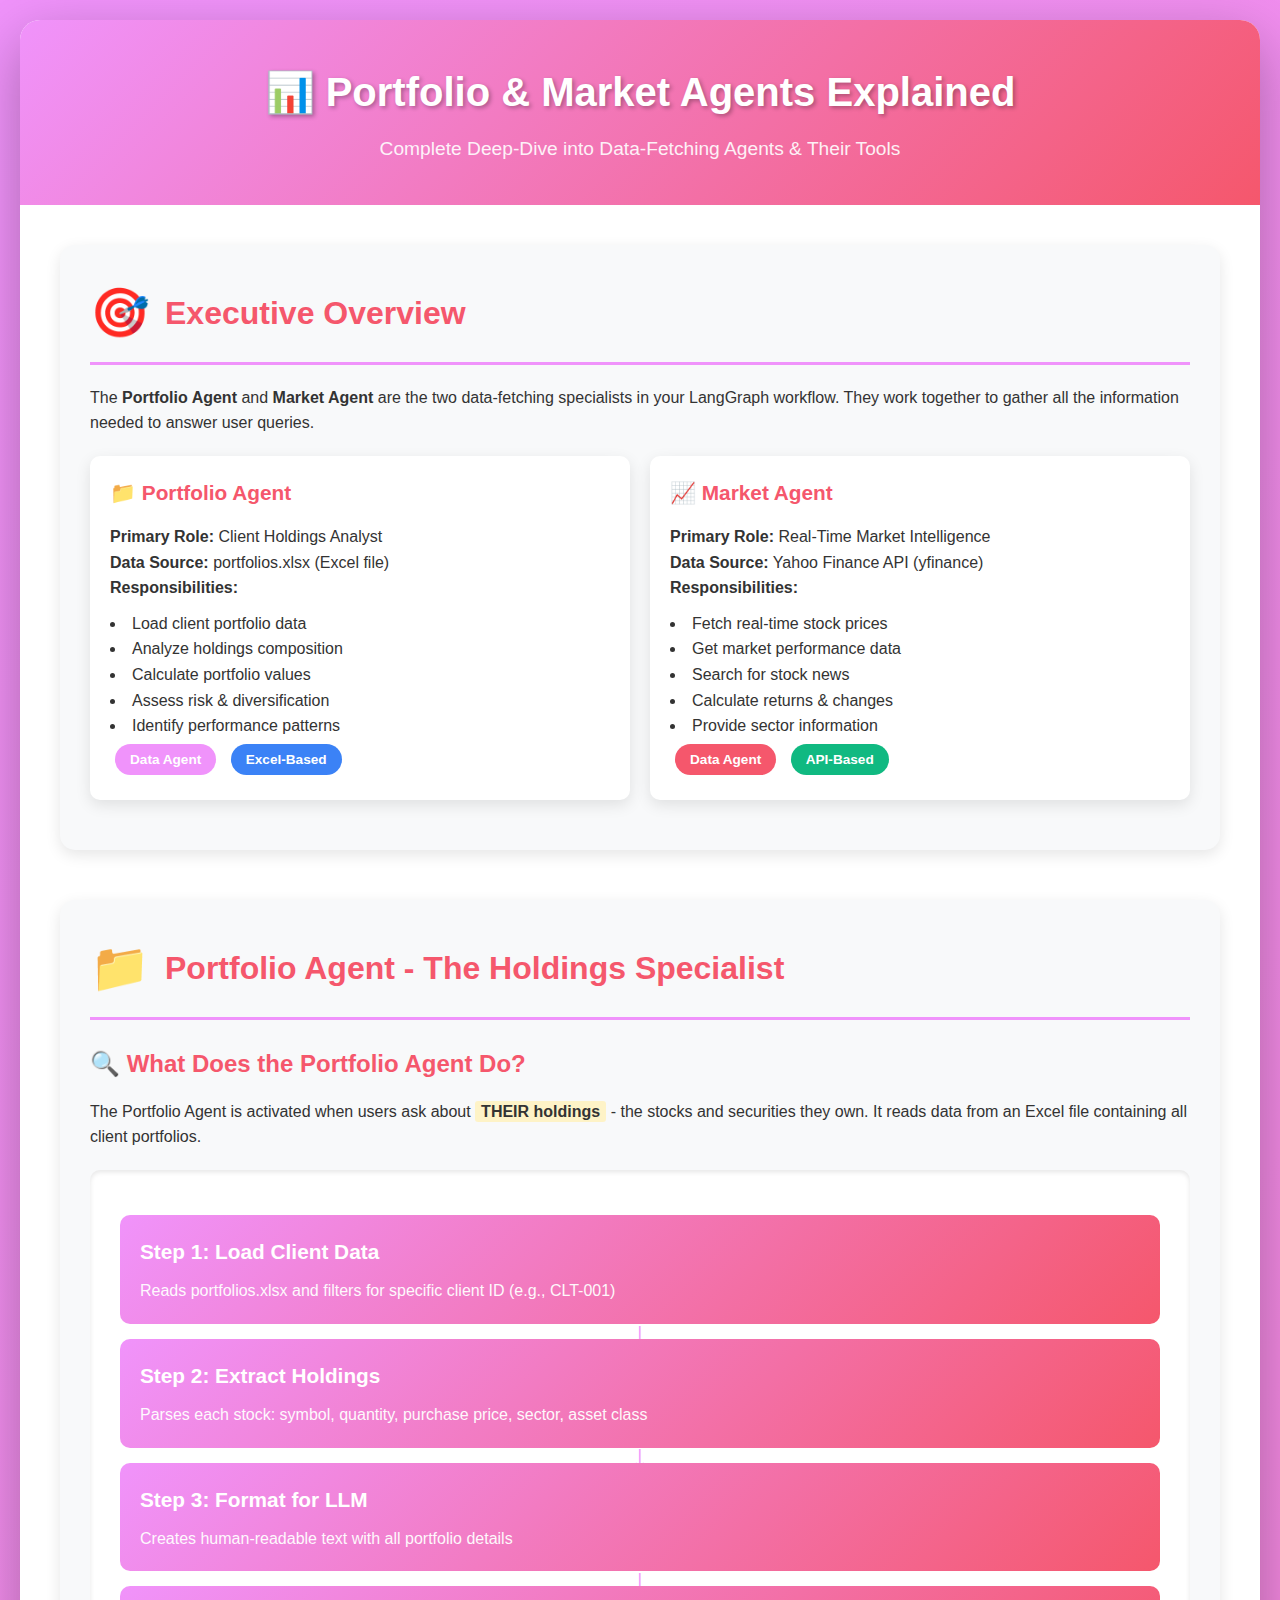
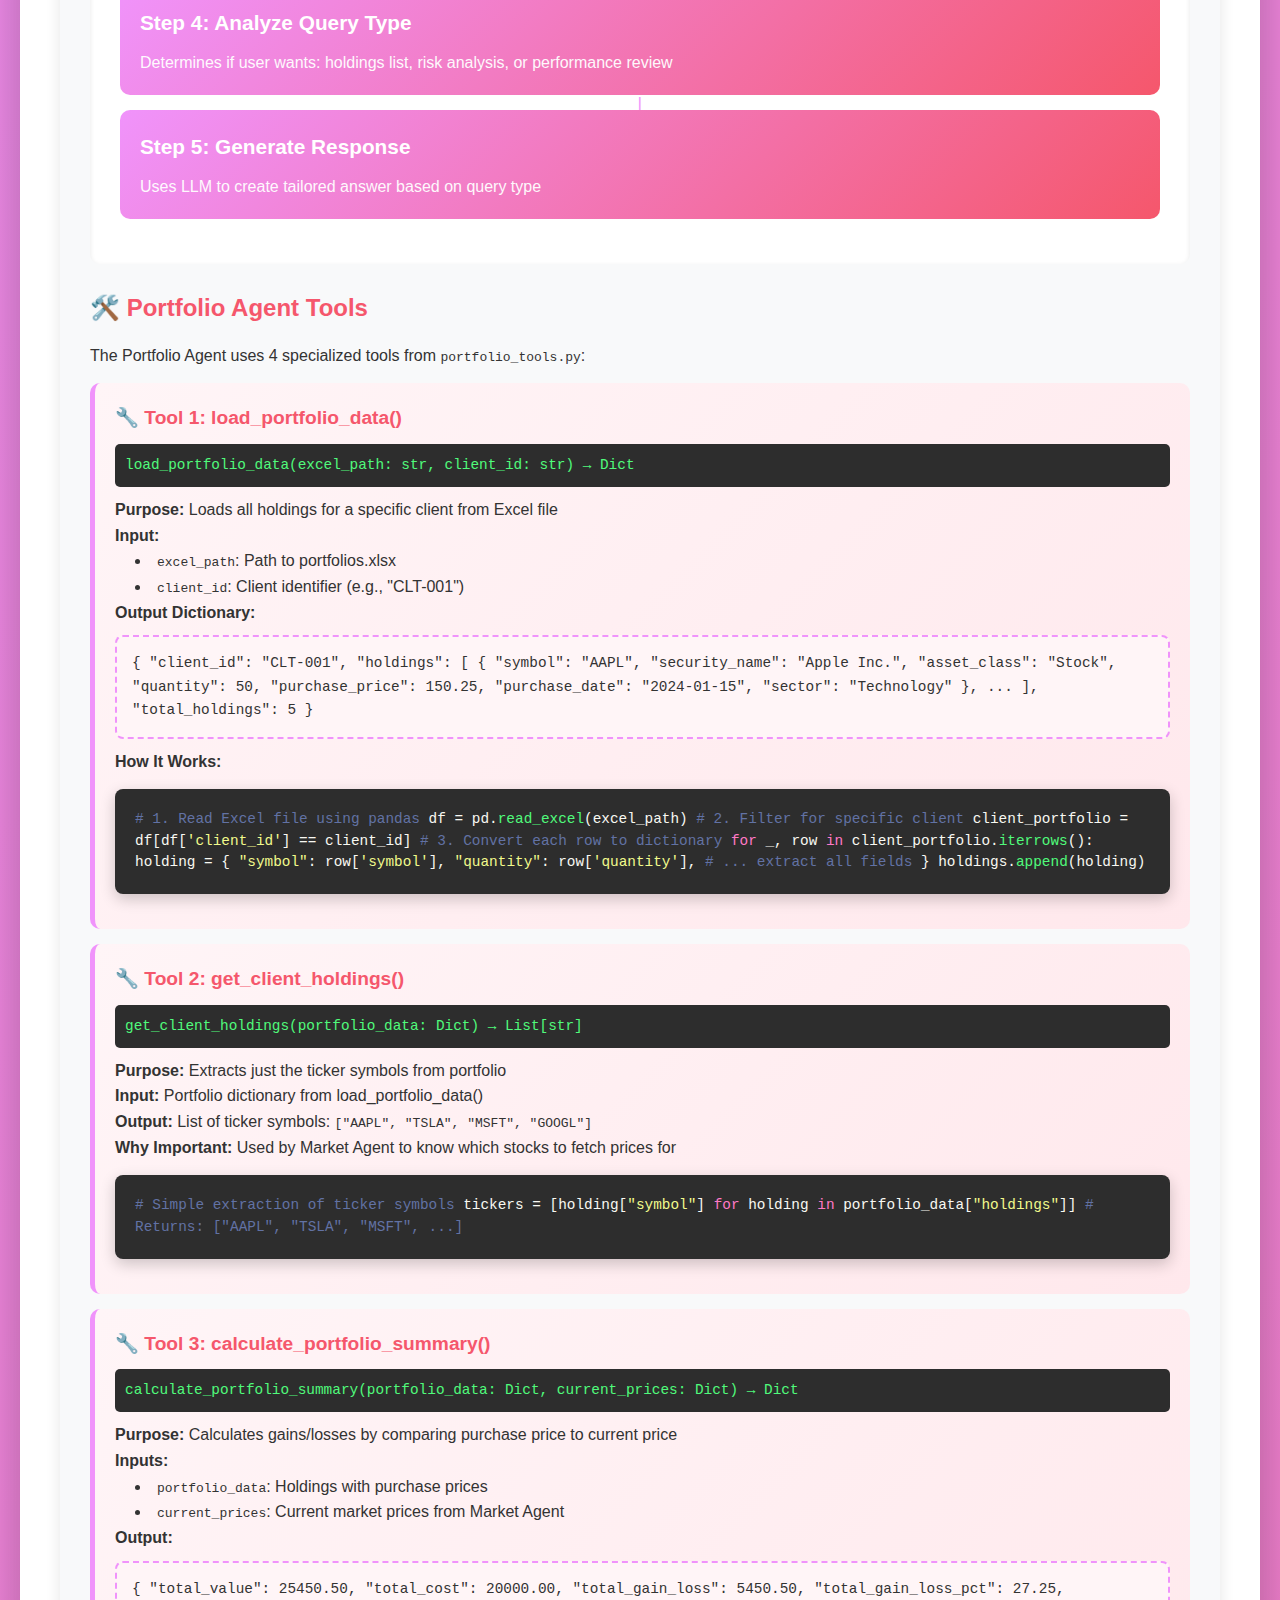
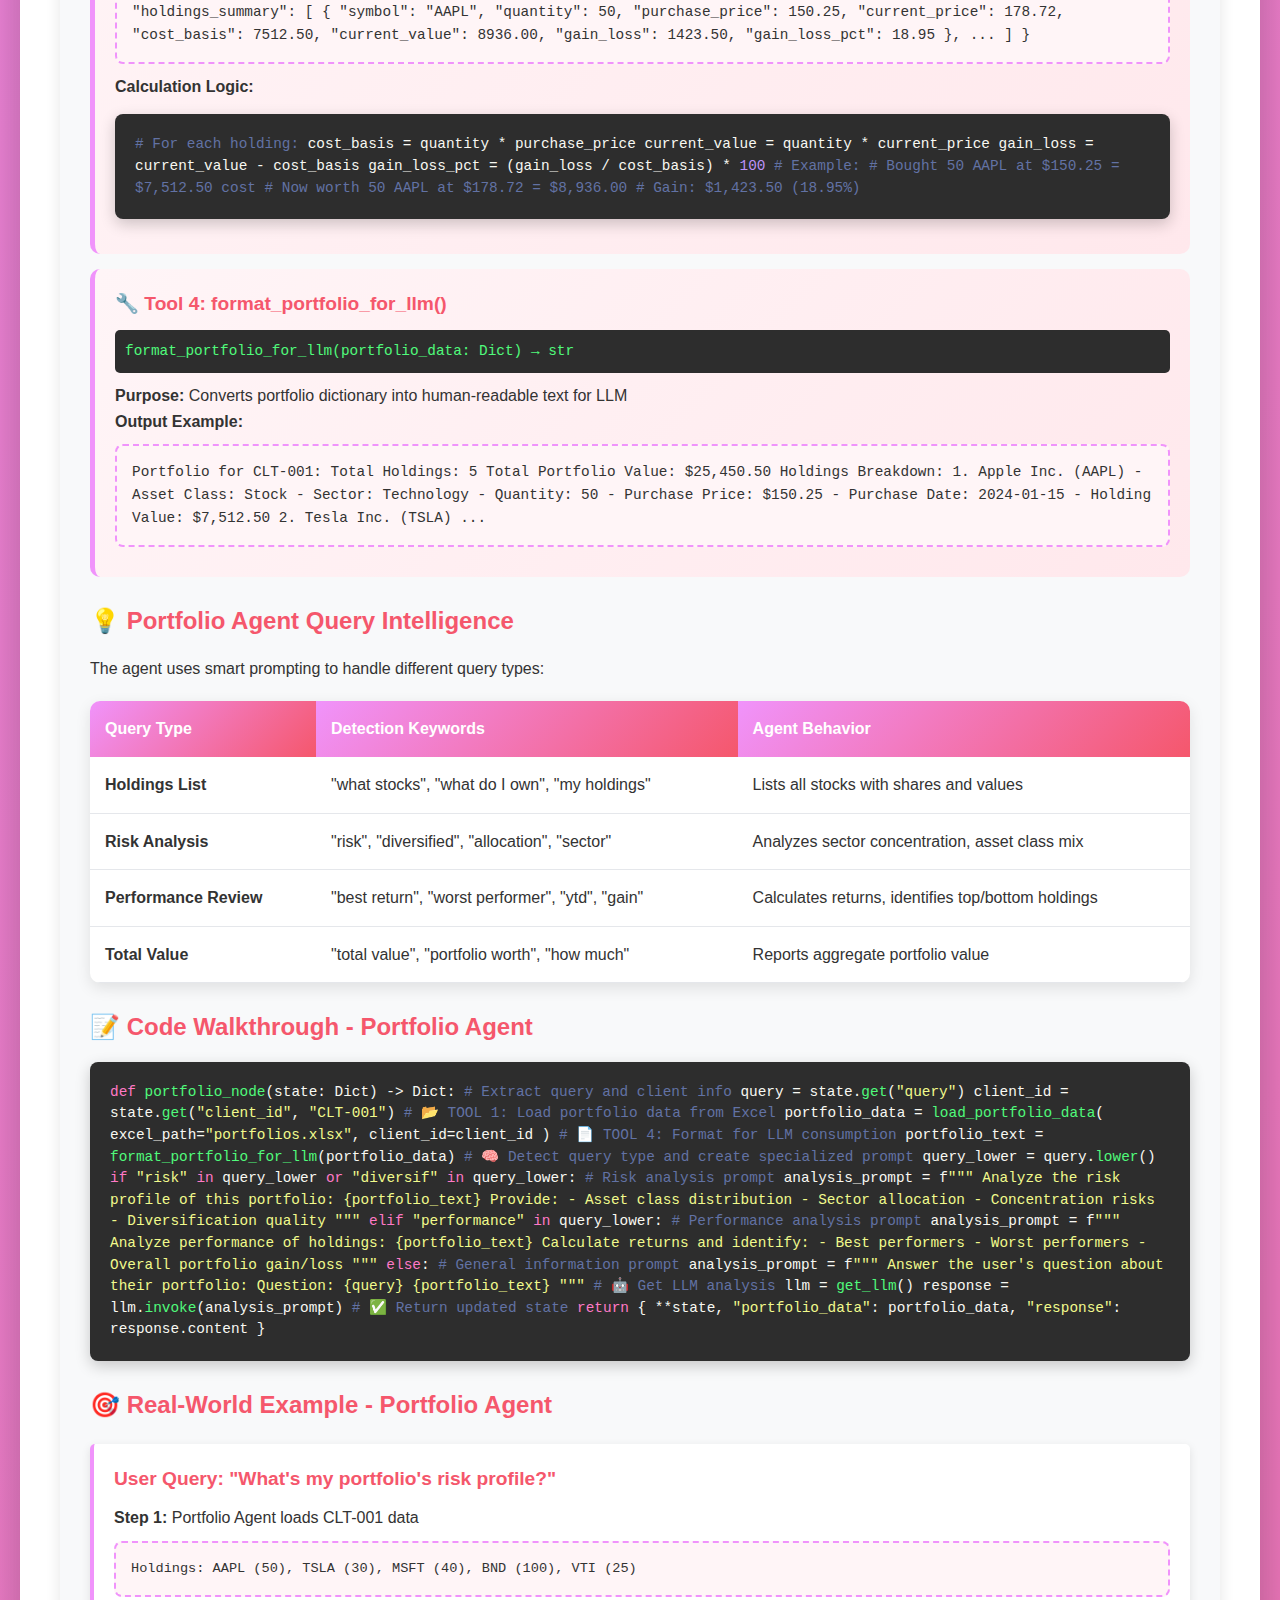
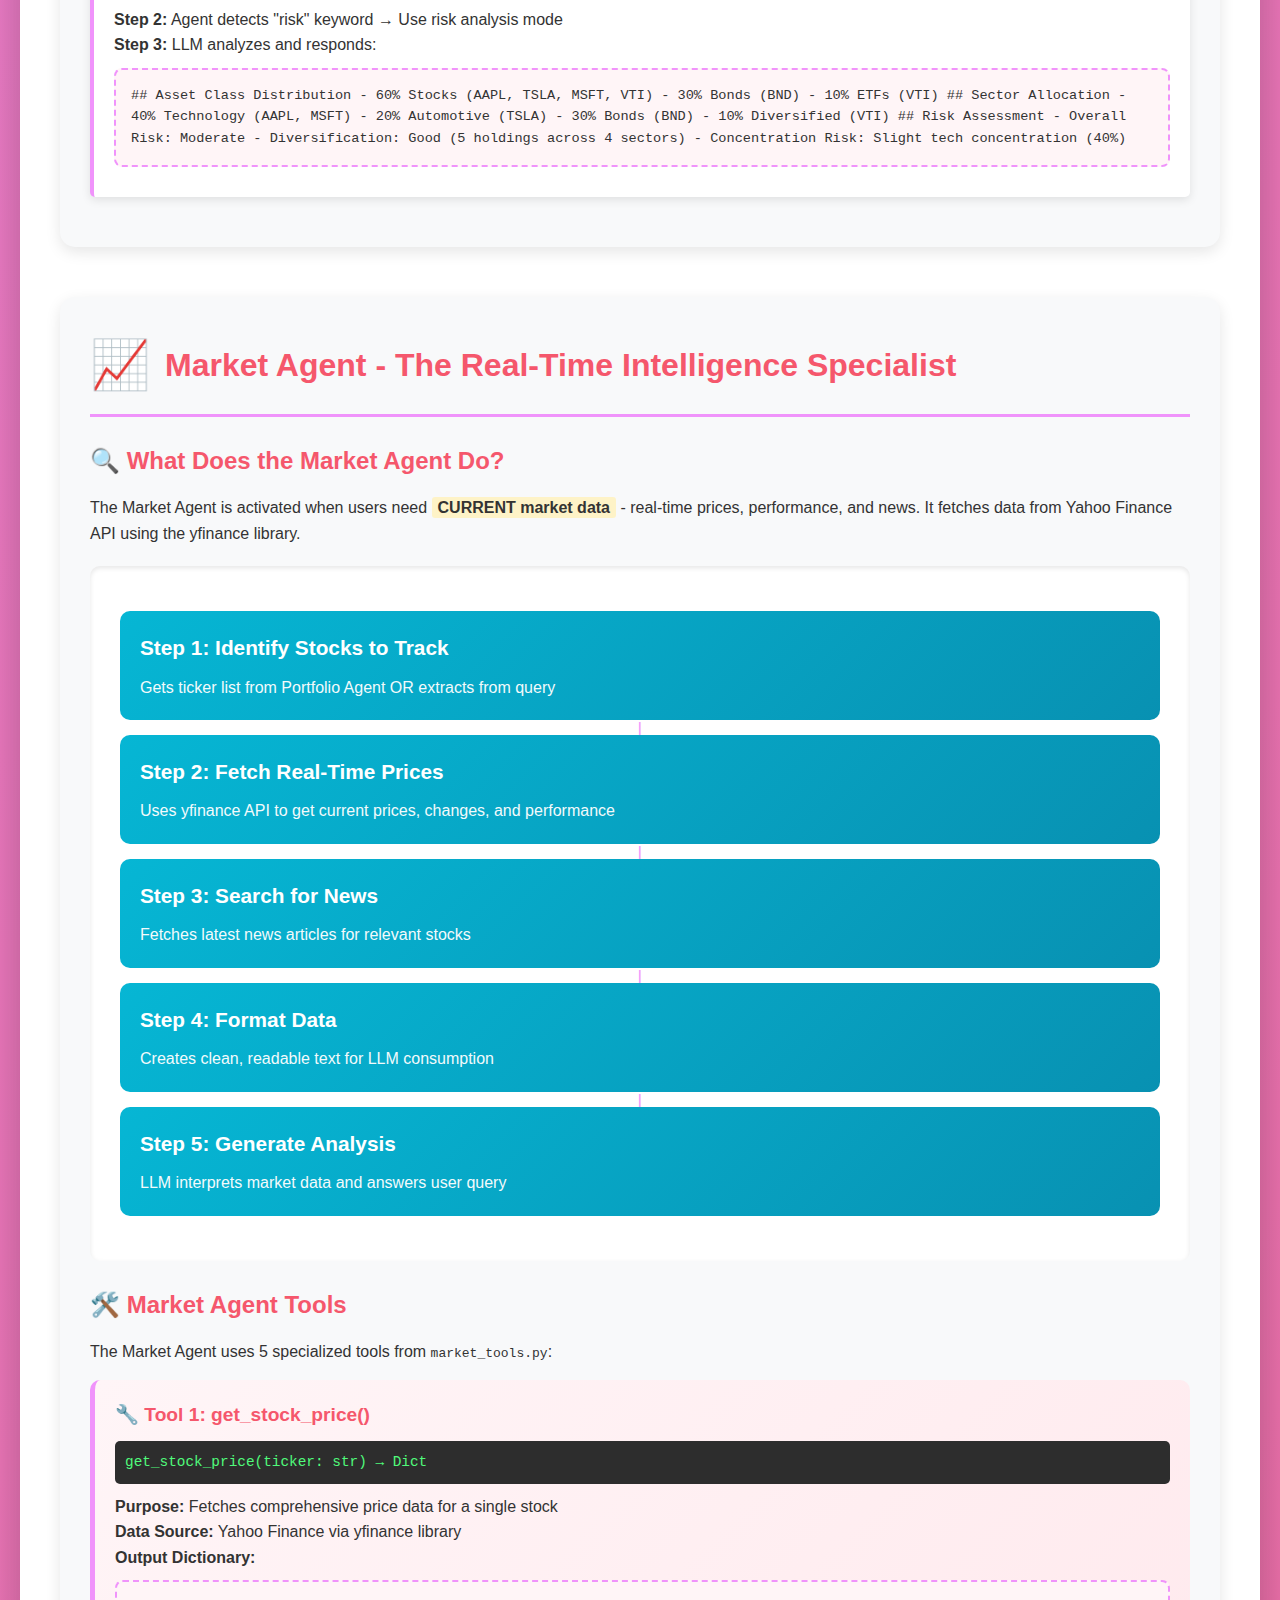
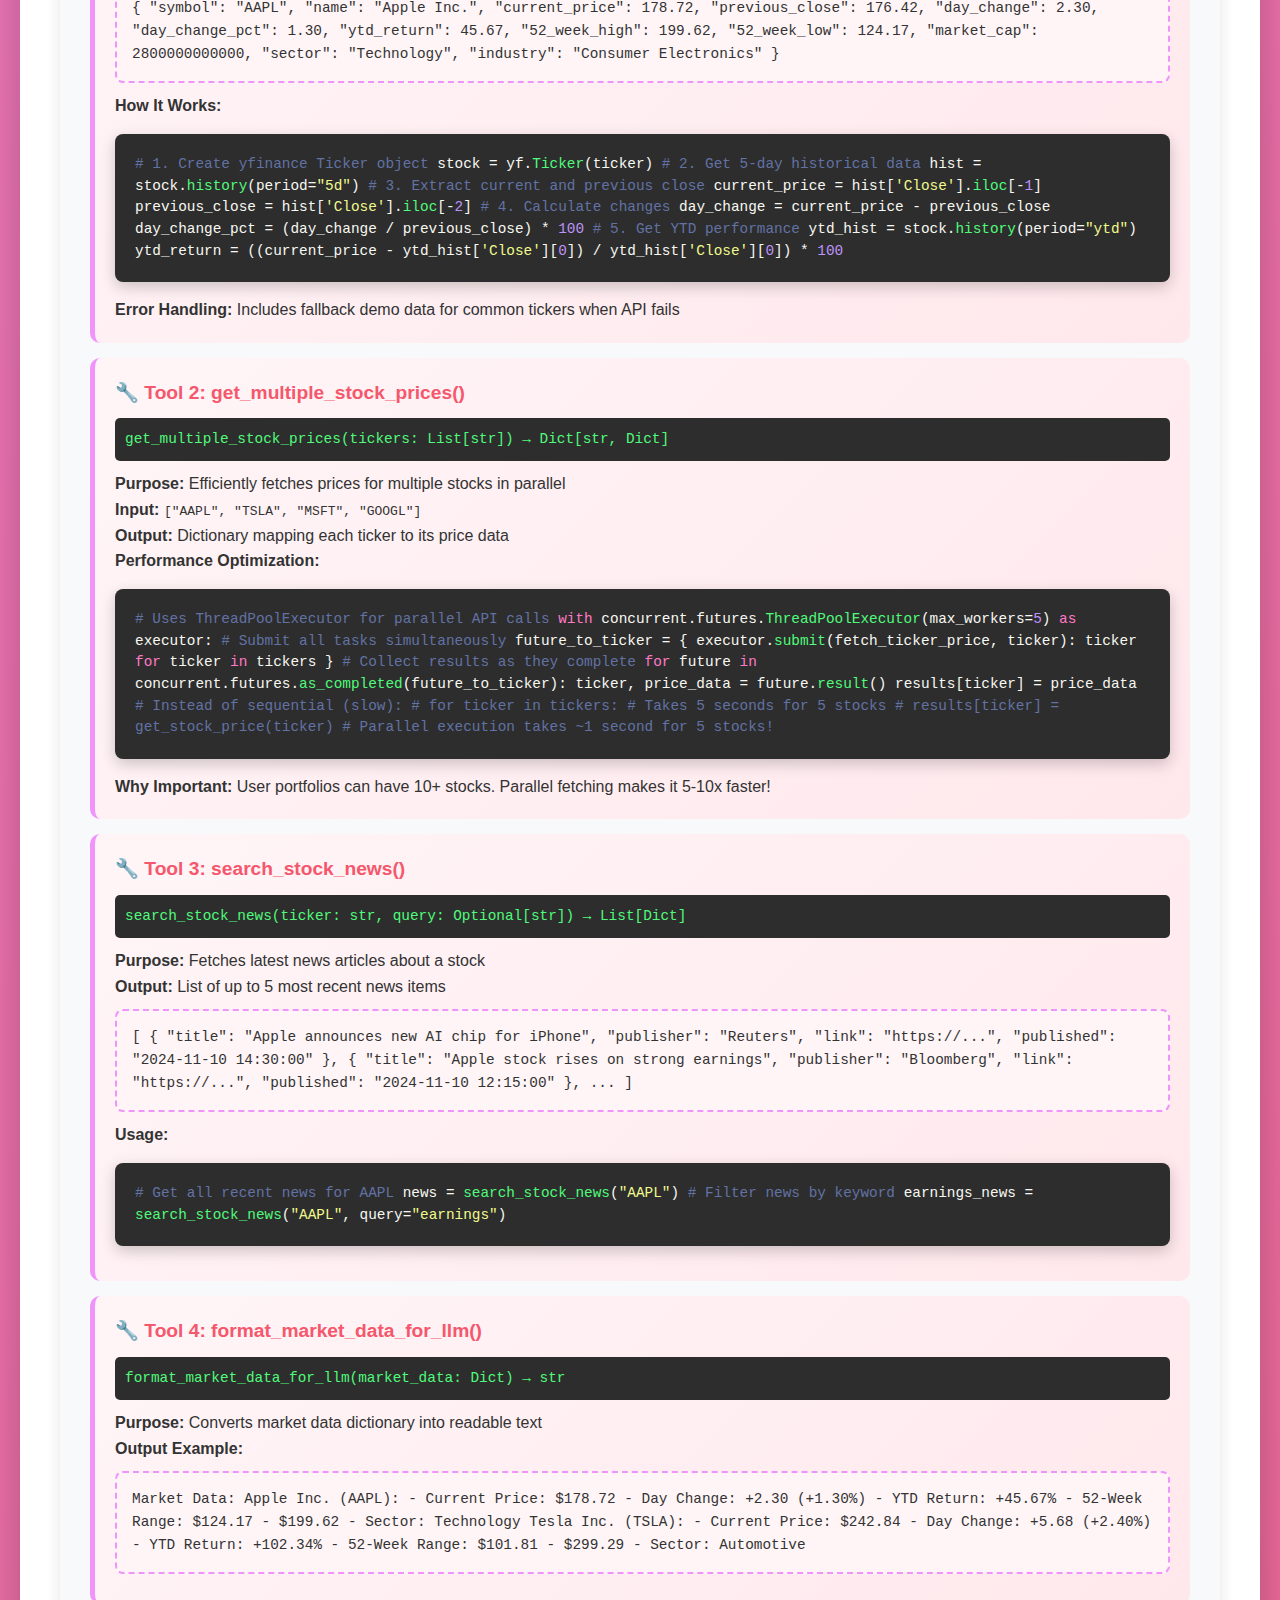
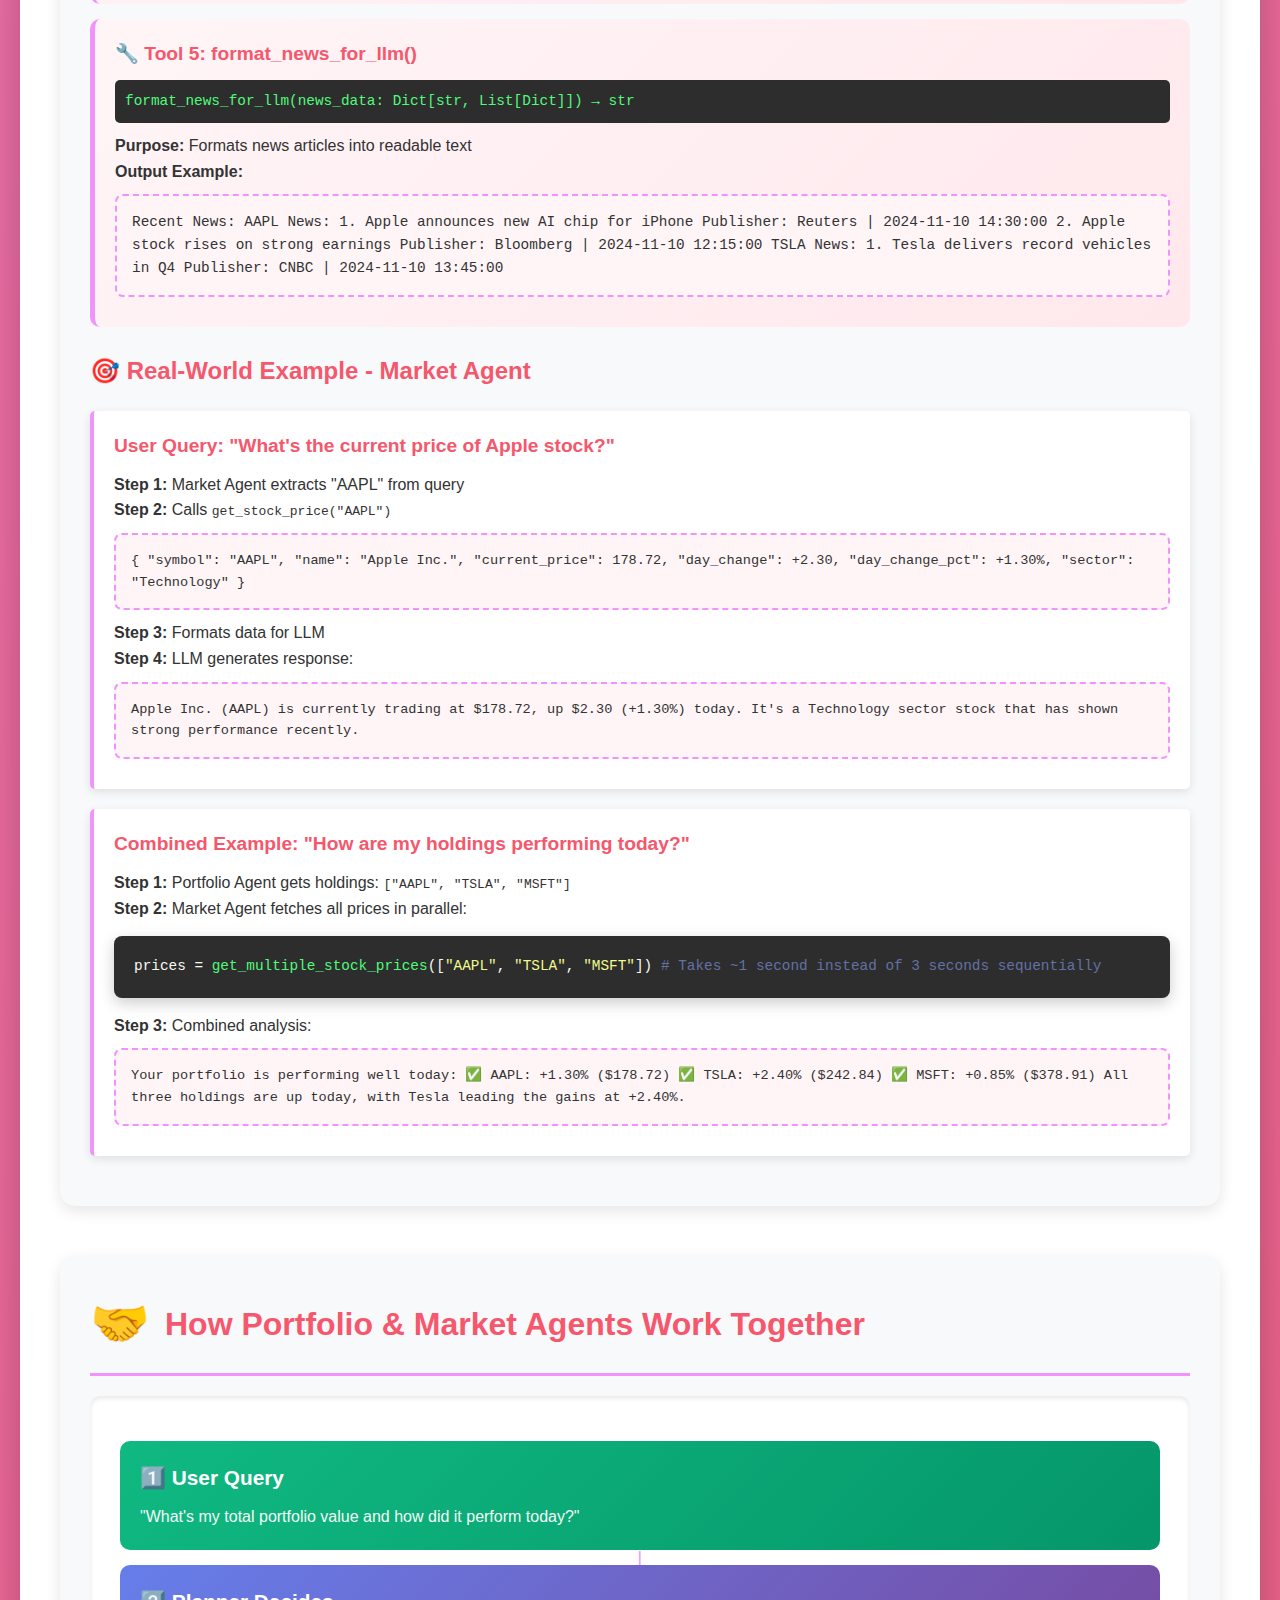
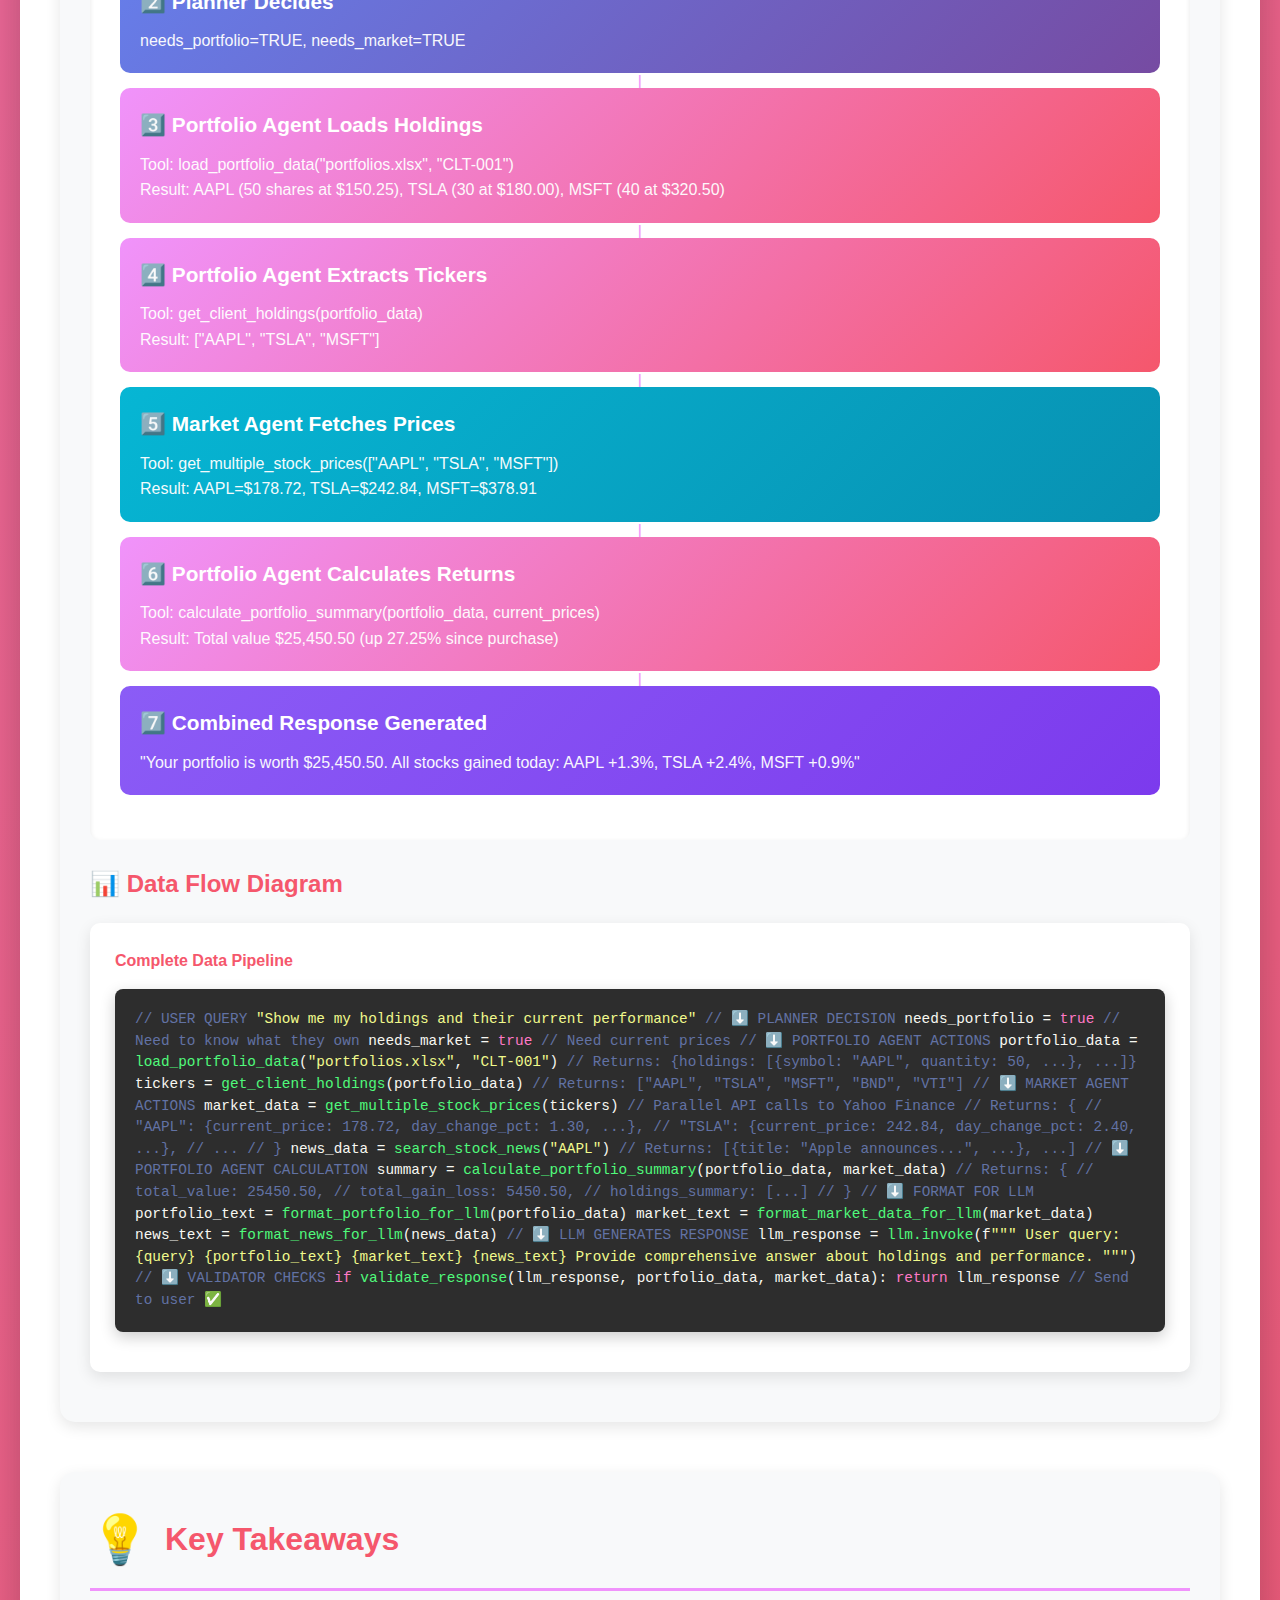
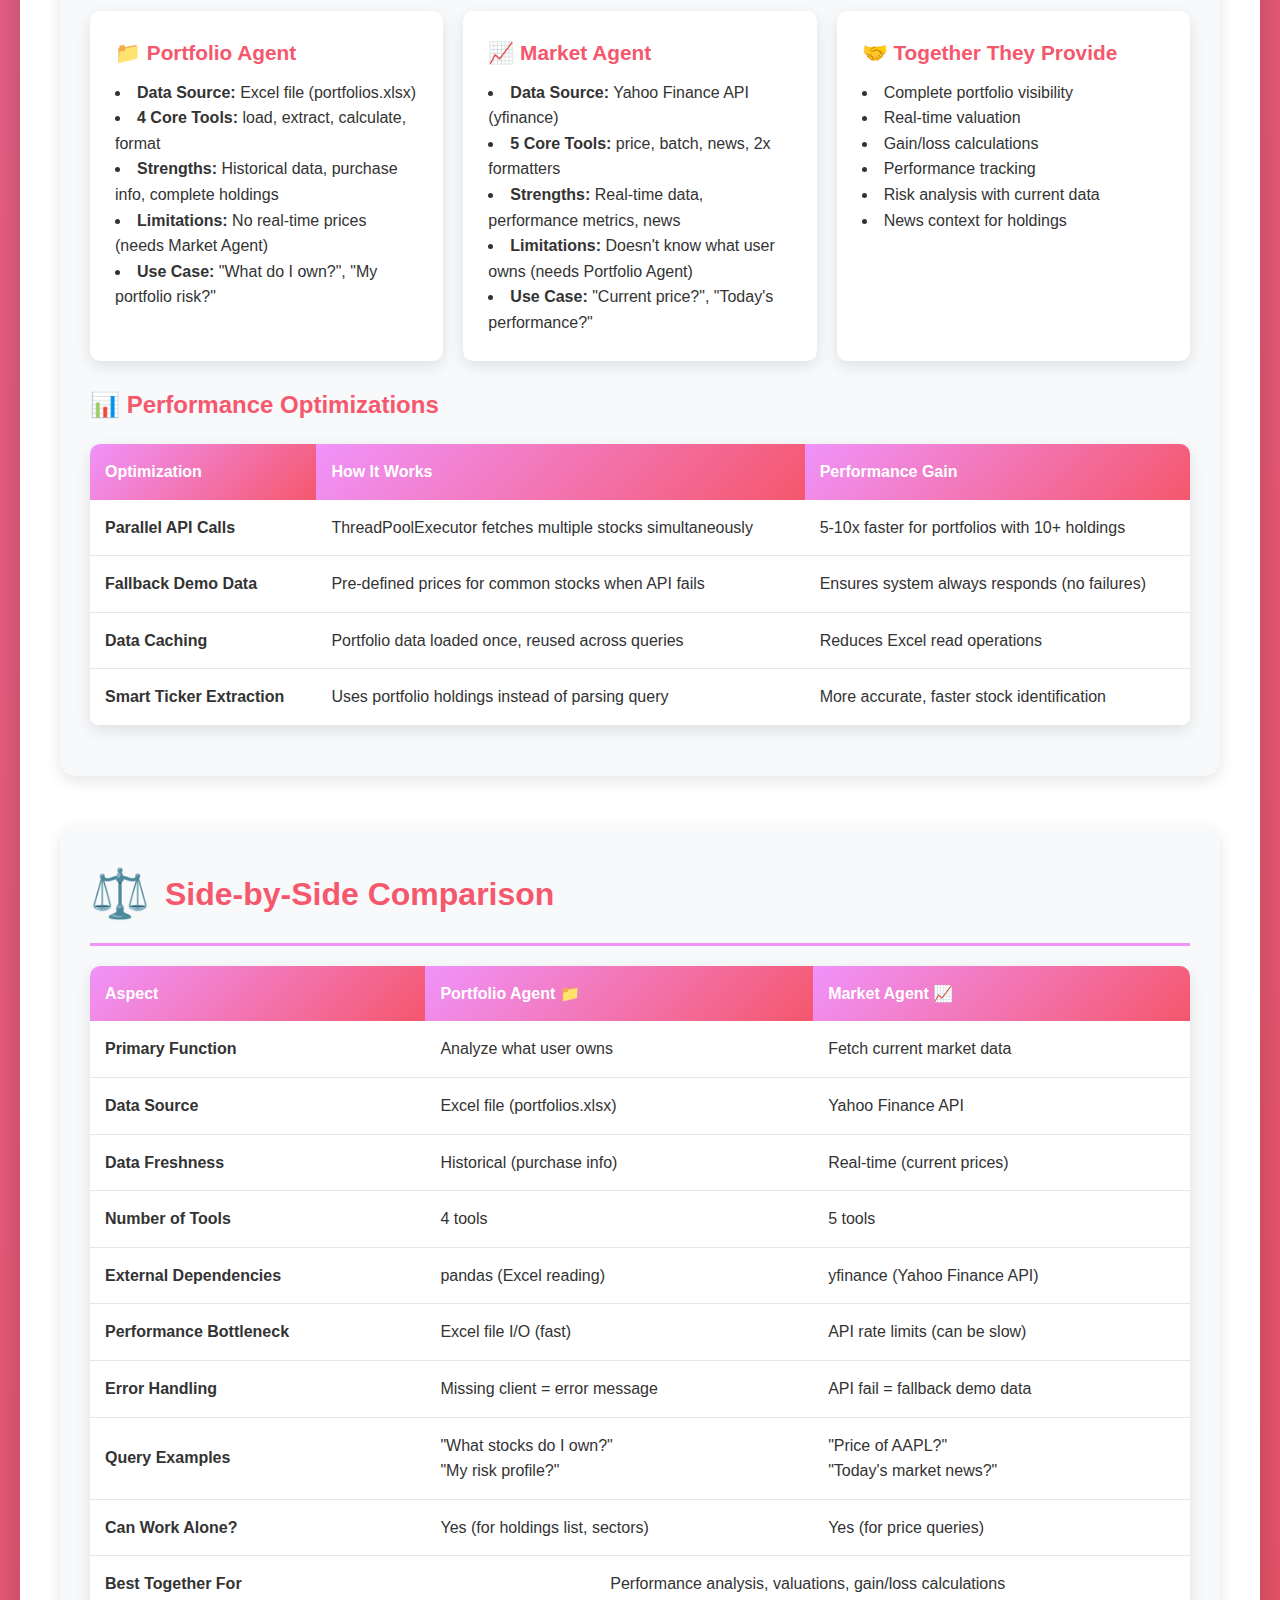
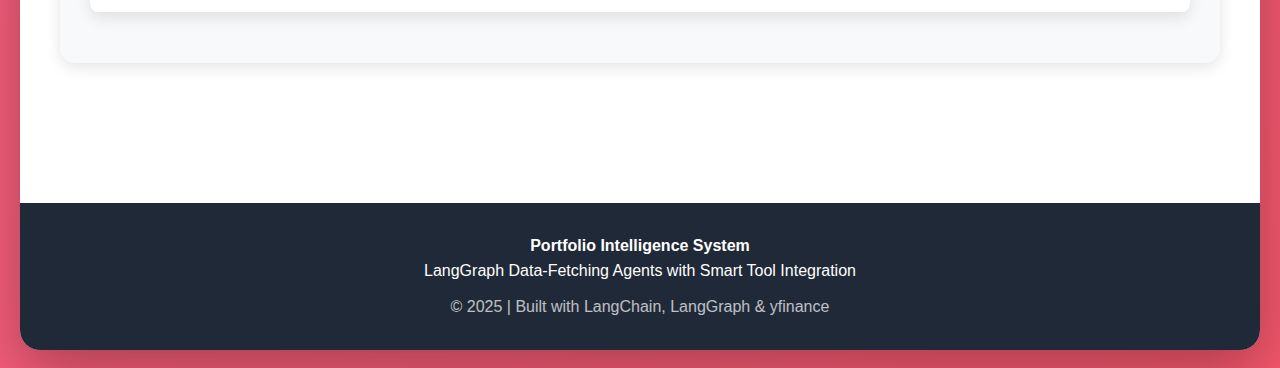
<file: portfolio_market_agents_explanation.html>
<!DOCTYPE html>
<html lang="en">
<head>
    <meta charset="UTF-8">
    <meta name="viewport" content="width=device-width, initial-scale=1.0">
    <title>Portfolio & Market Agents Explained</title>
    <style>
        * {
            margin: 0;
            padding: 0;
            box-sizing: border-box;
        }

        body {
            font-family: 'Segoe UI', Tahoma, Geneva, Verdana, sans-serif;
            background: linear-gradient(135deg, #f093fb 0%, #f5576c 100%);
            color: #333;
            line-height: 1.6;
            padding: 20px;
        }

        .container {
            max-width: 1400px;
            margin: 0 auto;
            background: white;
            border-radius: 20px;
            box-shadow: 0 20px 60px rgba(0,0,0,0.3);
            overflow: hidden;
        }

        header {
            background: linear-gradient(135deg, #f093fb 0%, #f5576c 100%);
            color: white;
            padding: 40px;
            text-align: center;
        }

        header h1 {
            font-size: 2.5em;
            margin-bottom: 10px;
            text-shadow: 2px 2px 4px rgba(0,0,0,0.3);
        }

        header p {
            font-size: 1.2em;
            opacity: 0.9;
        }

        .content {
            padding: 40px;
        }

        .section {
            margin-bottom: 50px;
            background: #f8f9fa;
            border-radius: 15px;
            padding: 30px;
            box-shadow: 0 5px 15px rgba(0,0,0,0.1);
        }

        .section h2 {
            color: #f5576c;
            font-size: 2em;
            margin-bottom: 20px;
            padding-bottom: 10px;
            border-bottom: 3px solid #f093fb;
            display: flex;
            align-items: center;
            gap: 15px;
        }

        .section h3 {
            color: #f5576c;
            font-size: 1.5em;
            margin: 25px 0 15px 0;
            display: flex;
            align-items: center;
            gap: 10px;
        }

        .icon {
            font-size: 1.5em;
        }

        .workflow-diagram {
            background: white;
            border-radius: 10px;
            padding: 30px;
            margin: 20px 0;
            box-shadow: inset 0 2px 5px rgba(0,0,0,0.1);
        }

        .flow-step {
            background: linear-gradient(135deg, #f093fb 0%, #f5576c 100%);
            color: white;
            padding: 20px;
            margin: 15px 0;
            border-radius: 10px;
            position: relative;
            transition: transform 0.3s, box-shadow 0.3s;
            cursor: pointer;
        }

        .flow-step:hover {
            transform: translateY(-5px);
            box-shadow: 0 10px 25px rgba(245, 87, 108, 0.4);
        }

        .flow-step::after {
            content: '↓';
            position: absolute;
            bottom: -35px;
            left: 50%;
            transform: translateX(-50%);
            font-size: 2em;
            color: #f093fb;
        }

        .flow-step:last-child::after {
            content: '';
        }

        .flow-step h4 {
            font-size: 1.3em;
            margin-bottom: 10px;
        }

        .flow-step p {
            opacity: 0.95;
            font-size: 1em;
        }

        .code-block {
            background: #2d2d2d;
            color: #f8f8f2;
            padding: 20px;
            border-radius: 8px;
            overflow-x: auto;
            margin: 15px 0;
            font-family: 'Courier New', monospace;
            font-size: 0.9em;
            line-height: 1.5;
            box-shadow: 0 5px 15px rgba(0,0,0,0.2);
        }

        .code-comment {
            color: #6272a4;
        }

        .code-keyword {
            color: #ff79c6;
        }

        .code-function {
            color: #50fa7b;
        }

        .code-string {
            color: #f1fa8c;
        }

        .code-number {
            color: #bd93f9;
        }

        .example-box {
            background: white;
            border-left: 4px solid #f093fb;
            padding: 20px;
            margin: 20px 0;
            border-radius: 5px;
            box-shadow: 0 3px 10px rgba(0,0,0,0.1);
        }

        .example-box h4 {
            color: #f5576c;
            margin-bottom: 10px;
            font-size: 1.2em;
        }

        .feature-grid {
            display: grid;
            grid-template-columns: repeat(auto-fit, minmax(300px, 1fr));
            gap: 20px;
            margin: 20px 0;
        }

        .feature-card {
            background: white;
            padding: 25px;
            border-radius: 10px;
            box-shadow: 0 5px 15px rgba(0,0,0,0.1);
            transition: transform 0.3s, box-shadow 0.3s;
        }

        .feature-card:hover {
            transform: translateY(-5px);
            box-shadow: 0 10px 25px rgba(0,0,0,0.2);
        }

        .feature-card h4 {
            color: #f5576c;
            font-size: 1.3em;
            margin-bottom: 10px;
        }

        .tool-card {
            background: linear-gradient(135deg, #fff5f7 0%, #ffe8ec 100%);
            padding: 20px;
            margin: 15px 0;
            border-radius: 10px;
            border-left: 5px solid #f093fb;
            transition: transform 0.3s;
        }

        .tool-card:hover {
            transform: translateX(10px);
        }

        .tool-card h4 {
            color: #f5576c;
            margin-bottom: 10px;
            font-size: 1.2em;
        }

        .tool-card .tool-signature {
            background: #2d2d2d;
            color: #50fa7b;
            padding: 10px;
            border-radius: 5px;
            font-family: 'Courier New', monospace;
            font-size: 0.9em;
            margin: 10px 0;
        }

        .badge {
            display: inline-block;
            padding: 5px 15px;
            border-radius: 20px;
            font-size: 0.85em;
            font-weight: bold;
            margin: 5px;
        }

        .badge-portfolio {
            background: #f093fb;
            color: white;
        }

        .badge-market {
            background: #f5576c;
            color: white;
        }

        .badge-success {
            background: #10b981;
            color: white;
        }

        .badge-warning {
            background: #f59e0b;
            color: white;
        }

        .badge-info {
            background: #3b82f6;
            color: white;
        }

        table {
            width: 100%;
            border-collapse: collapse;
            margin: 20px 0;
            background: white;
            border-radius: 10px;
            overflow: hidden;
            box-shadow: 0 5px 15px rgba(0,0,0,0.1);
        }

        th {
            background: linear-gradient(135deg, #f093fb 0%, #f5576c 100%);
            color: white;
            padding: 15px;
            text-align: left;
            font-weight: bold;
        }

        td {
            padding: 15px;
            border-bottom: 1px solid #e5e7eb;
        }

        tr:hover {
            background: #fff5f7;
        }

        .data-flow {
            background: white;
            padding: 25px;
            border-radius: 10px;
            margin: 20px 0;
            box-shadow: 0 5px 15px rgba(0,0,0,0.1);
        }

        .data-box {
            background: #fff5f7;
            border: 2px dashed #f093fb;
            padding: 15px;
            margin: 10px 0;
            border-radius: 8px;
            font-family: 'Courier New', monospace;
            font-size: 0.9em;
        }

        footer {
            background: #1f2937;
            color: white;
            text-align: center;
            padding: 30px;
            margin-top: 50px;
        }

        .highlight {
            background: #fef3c7;
            padding: 2px 6px;
            border-radius: 3px;
            font-weight: bold;
        }

        .comparison-table {
            display: grid;
            grid-template-columns: 1fr 1fr;
            gap: 20px;
            margin: 20px 0;
        }

        .comparison-box {
            background: white;
            padding: 20px;
            border-radius: 10px;
            box-shadow: 0 5px 15px rgba(0,0,0,0.1);
        }

        .comparison-box h4 {
            color: #f5576c;
            margin-bottom: 15px;
            font-size: 1.3em;
        }

        @keyframes fadeIn {
            from { opacity: 0; transform: translateY(20px); }
            to { opacity: 1; transform: translateY(0); }
        }

        .section {
            animation: fadeIn 0.6s ease-out;
        }

        .interactive-button {
            background: linear-gradient(135deg, #f093fb 0%, #f5576c 100%);
            color: white;
            border: none;
            padding: 12px 25px;
            border-radius: 8px;
            cursor: pointer;
            font-size: 1em;
            font-weight: bold;
            transition: transform 0.2s, box-shadow 0.2s;
            margin: 10px 5px;
        }

        .interactive-button:hover {
            transform: translateY(-2px);
            box-shadow: 0 5px 15px rgba(245, 87, 108, 0.4);
        }
    </style>
</head>
<body>
    <div class="container">
        <header>
            <h1>📊 Portfolio & Market Agents Explained</h1>
            <p>Complete Deep-Dive into Data-Fetching Agents & Their Tools</p>
        </header>

        <div class="content">
            <!-- OVERVIEW SECTION -->
            <div class="section">
                <h2><span class="icon">🎯</span> Executive Overview</h2>
                <p>The <strong>Portfolio Agent</strong> and <strong>Market Agent</strong> are the two data-fetching specialists in your LangGraph workflow. They work together to gather all the information needed to answer user queries.</p>
                
                <div class="comparison-table">
                    <div class="comparison-box">
                        <h4>📁 Portfolio Agent</h4>
                        <p><strong>Primary Role:</strong> Client Holdings Analyst</p>
                        <p><strong>Data Source:</strong> portfolios.xlsx (Excel file)</p>
                        <p><strong>Responsibilities:</strong></p>
                        <ul style="list-style-position: inside; margin-top: 10px;">
                            <li>Load client portfolio data</li>
                            <li>Analyze holdings composition</li>
                            <li>Calculate portfolio values</li>
                            <li>Assess risk & diversification</li>
                            <li>Identify performance patterns</li>
                        </ul>
                        <span class="badge badge-portfolio">Data Agent</span>
                        <span class="badge badge-info">Excel-Based</span>
                    </div>

                    <div class="comparison-box">
                        <h4>📈 Market Agent</h4>
                        <p><strong>Primary Role:</strong> Real-Time Market Intelligence</p>
                        <p><strong>Data Source:</strong> Yahoo Finance API (yfinance)</p>
                        <p><strong>Responsibilities:</strong></p>
                        <ul style="list-style-position: inside; margin-top: 10px;">
                            <li>Fetch real-time stock prices</li>
                            <li>Get market performance data</li>
                            <li>Search for stock news</li>
                            <li>Calculate returns & changes</li>
                            <li>Provide sector information</li>
                        </ul>
                        <span class="badge badge-market">Data Agent</span>
                        <span class="badge badge-success">API-Based</span>
                    </div>
                </div>
            </div>

            <!-- PORTFOLIO AGENT SECTION -->
            <div class="section">
                <h2><span class="icon">📁</span> Portfolio Agent - The Holdings Specialist</h2>
                
                <h3>🔍 What Does the Portfolio Agent Do?</h3>
                <p>The Portfolio Agent is activated when users ask about <span class="highlight">THEIR holdings</span> - the stocks and securities they own. It reads data from an Excel file containing all client portfolios.</p>

                <div class="workflow-diagram">
                    <div class="flow-step">
                        <h4>Step 1: Load Client Data</h4>
                        <p>Reads portfolios.xlsx and filters for specific client ID (e.g., CLT-001)</p>
                    </div>

                    <div class="flow-step">
                        <h4>Step 2: Extract Holdings</h4>
                        <p>Parses each stock: symbol, quantity, purchase price, sector, asset class</p>
                    </div>

                    <div class="flow-step">
                        <h4>Step 3: Format for LLM</h4>
                        <p>Creates human-readable text with all portfolio details</p>
                    </div>

                    <div class="flow-step">
                        <h4>Step 4: Analyze Query Type</h4>
                        <p>Determines if user wants: holdings list, risk analysis, or performance review</p>
                    </div>

                    <div class="flow-step">
                        <h4>Step 5: Generate Response</h4>
                        <p>Uses LLM to create tailored answer based on query type</p>
                    </div>
                </div>

                <h3>🛠️ Portfolio Agent Tools</h3>
                <p>The Portfolio Agent uses 4 specialized tools from <code>portfolio_tools.py</code>:</p>

                <div class="tool-card">
                    <h4>🔧 Tool 1: load_portfolio_data()</h4>
                    <div class="tool-signature">
load_portfolio_data(excel_path: str, client_id: str) → Dict
                    </div>
                    <p><strong>Purpose:</strong> Loads all holdings for a specific client from Excel file</p>
                    <p><strong>Input:</strong></p>
                    <ul style="list-style-position: inside; margin-left: 20px;">
                        <li><code>excel_path</code>: Path to portfolios.xlsx</li>
                        <li><code>client_id</code>: Client identifier (e.g., "CLT-001")</li>
                    </ul>
                    <p><strong>Output Dictionary:</strong></p>
                    <div class="data-box">
{
    "client_id": "CLT-001",
    "holdings": [
        {
            "symbol": "AAPL",
            "security_name": "Apple Inc.",
            "asset_class": "Stock",
            "quantity": 50,
            "purchase_price": 150.25,
            "purchase_date": "2024-01-15",
            "sector": "Technology"
        },
        ...
    ],
    "total_holdings": 5
}
                    </div>
                    <p><strong>How It Works:</strong></p>
                    <div class="code-block">
<span class="code-comment"># 1. Read Excel file using pandas</span>
df = pd.<span class="code-function">read_excel</span>(excel_path)

<span class="code-comment"># 2. Filter for specific client</span>
client_portfolio = df[df[<span class="code-string">'client_id'</span>] == client_id]

<span class="code-comment"># 3. Convert each row to dictionary</span>
<span class="code-keyword">for</span> _, row <span class="code-keyword">in</span> client_portfolio.<span class="code-function">iterrows</span>():
    holding = {
        <span class="code-string">"symbol"</span>: row[<span class="code-string">'symbol'</span>],
        <span class="code-string">"quantity"</span>: row[<span class="code-string">'quantity'</span>],
        <span class="code-comment"># ... extract all fields</span>
    }
    holdings.<span class="code-function">append</span>(holding)
                    </div>
                </div>

                <div class="tool-card">
                    <h4>🔧 Tool 2: get_client_holdings()</h4>
                    <div class="tool-signature">
get_client_holdings(portfolio_data: Dict) → List[str]
                    </div>
                    <p><strong>Purpose:</strong> Extracts just the ticker symbols from portfolio</p>
                    <p><strong>Input:</strong> Portfolio dictionary from load_portfolio_data()</p>
                    <p><strong>Output:</strong> List of ticker symbols: <code>["AAPL", "TSLA", "MSFT", "GOOGL"]</code></p>
                    <p><strong>Why Important:</strong> Used by Market Agent to know which stocks to fetch prices for</p>
                    <div class="code-block">
<span class="code-comment"># Simple extraction of ticker symbols</span>
tickers = [holding[<span class="code-string">"symbol"</span>] <span class="code-keyword">for</span> holding <span class="code-keyword">in</span> portfolio_data[<span class="code-string">"holdings"</span>]]

<span class="code-comment"># Returns: ["AAPL", "TSLA", "MSFT", ...]</span>
                    </div>
                </div>

                <div class="tool-card">
                    <h4>🔧 Tool 3: calculate_portfolio_summary()</h4>
                    <div class="tool-signature">
calculate_portfolio_summary(portfolio_data: Dict, current_prices: Dict) → Dict
                    </div>
                    <p><strong>Purpose:</strong> Calculates gains/losses by comparing purchase price to current price</p>
                    <p><strong>Inputs:</strong></p>
                    <ul style="list-style-position: inside; margin-left: 20px;">
                        <li><code>portfolio_data</code>: Holdings with purchase prices</li>
                        <li><code>current_prices</code>: Current market prices from Market Agent</li>
                    </ul>
                    <p><strong>Output:</strong></p>
                    <div class="data-box">
{
    "total_value": 25450.50,
    "total_cost": 20000.00,
    "total_gain_loss": 5450.50,
    "total_gain_loss_pct": 27.25,
    "holdings_summary": [
        {
            "symbol": "AAPL",
            "quantity": 50,
            "purchase_price": 150.25,
            "current_price": 178.72,
            "cost_basis": 7512.50,
            "current_value": 8936.00,
            "gain_loss": 1423.50,
            "gain_loss_pct": 18.95
        },
        ...
    ]
}
                    </div>
                    <p><strong>Calculation Logic:</strong></p>
                    <div class="code-block">
<span class="code-comment"># For each holding:</span>
cost_basis = quantity * purchase_price
current_value = quantity * current_price

gain_loss = current_value - cost_basis
gain_loss_pct = (gain_loss / cost_basis) * <span class="code-number">100</span>

<span class="code-comment"># Example:</span>
<span class="code-comment"># Bought 50 AAPL at $150.25 = $7,512.50 cost</span>
<span class="code-comment"># Now worth 50 AAPL at $178.72 = $8,936.00</span>
<span class="code-comment"># Gain: $1,423.50 (18.95%)</span>
                    </div>
                </div>

                <div class="tool-card">
                    <h4>🔧 Tool 4: format_portfolio_for_llm()</h4>
                    <div class="tool-signature">
format_portfolio_for_llm(portfolio_data: Dict) → str
                    </div>
                    <p><strong>Purpose:</strong> Converts portfolio dictionary into human-readable text for LLM</p>
                    <p><strong>Output Example:</strong></p>
                    <div class="data-box">
Portfolio for CLT-001:

Total Holdings: 5
Total Portfolio Value: $25,450.50

Holdings Breakdown:
1. Apple Inc. (AAPL)
   - Asset Class: Stock
   - Sector: Technology
   - Quantity: 50
   - Purchase Price: $150.25
   - Purchase Date: 2024-01-15
   - Holding Value: $7,512.50

2. Tesla Inc. (TSLA)
   ...
                    </div>
                </div>

                <h3>💡 Portfolio Agent Query Intelligence</h3>
                <p>The agent uses smart prompting to handle different query types:</p>

                <table>
                    <thead>
                        <tr>
                            <th>Query Type</th>
                            <th>Detection Keywords</th>
                            <th>Agent Behavior</th>
                        </tr>
                    </thead>
                    <tbody>
                        <tr>
                            <td><strong>Holdings List</strong></td>
                            <td>"what stocks", "what do I own", "my holdings"</td>
                            <td>Lists all stocks with shares and values</td>
                        </tr>
                        <tr>
                            <td><strong>Risk Analysis</strong></td>
                            <td>"risk", "diversified", "allocation", "sector"</td>
                            <td>Analyzes sector concentration, asset class mix</td>
                        </tr>
                        <tr>
                            <td><strong>Performance Review</strong></td>
                            <td>"best return", "worst performer", "ytd", "gain"</td>
                            <td>Calculates returns, identifies top/bottom holdings</td>
                        </tr>
                        <tr>
                            <td><strong>Total Value</strong></td>
                            <td>"total value", "portfolio worth", "how much"</td>
                            <td>Reports aggregate portfolio value</td>
                        </tr>
                    </tbody>
                </table>

                <h3>📝 Code Walkthrough - Portfolio Agent</h3>
                <div class="code-block">
<span class="code-keyword">def</span> <span class="code-function">portfolio_node</span>(state: Dict) -> Dict:
    <span class="code-comment"># Extract query and client info</span>
    query = state.<span class="code-function">get</span>(<span class="code-string">"query"</span>)
    client_id = state.<span class="code-function">get</span>(<span class="code-string">"client_id"</span>, <span class="code-string">"CLT-001"</span>)
    
    <span class="code-comment"># 📂 TOOL 1: Load portfolio data from Excel</span>
    portfolio_data = <span class="code-function">load_portfolio_data</span>(
        excel_path=<span class="code-string">"portfolios.xlsx"</span>,
        client_id=client_id
    )
    
    <span class="code-comment"># 📄 TOOL 4: Format for LLM consumption</span>
    portfolio_text = <span class="code-function">format_portfolio_for_llm</span>(portfolio_data)
    
    <span class="code-comment"># 🧠 Detect query type and create specialized prompt</span>
    query_lower = query.<span class="code-function">lower</span>()
    
    <span class="code-keyword">if</span> <span class="code-string">"risk"</span> <span class="code-keyword">in</span> query_lower <span class="code-keyword">or</span> <span class="code-string">"diversif"</span> <span class="code-keyword">in</span> query_lower:
        <span class="code-comment"># Risk analysis prompt</span>
        analysis_prompt = f<span class="code-string">"""
        Analyze the risk profile of this portfolio:
        
        {portfolio_text}
        
        Provide:
        - Asset class distribution
        - Sector allocation
        - Concentration risks
        - Diversification quality
        """</span>
        
    <span class="code-keyword">elif</span> <span class="code-string">"performance"</span> <span class="code-keyword">in</span> query_lower:
        <span class="code-comment"># Performance analysis prompt</span>
        analysis_prompt = f<span class="code-string">"""
        Analyze performance of holdings:
        
        {portfolio_text}
        
        Calculate returns and identify:
        - Best performers
        - Worst performers
        - Overall portfolio gain/loss
        """</span>
    
    <span class="code-keyword">else</span>:
        <span class="code-comment"># General information prompt</span>
        analysis_prompt = f<span class="code-string">"""
        Answer the user's question about their portfolio:
        Question: {query}
        
        {portfolio_text}
        """</span>
    
    <span class="code-comment"># 🤖 Get LLM analysis</span>
    llm = <span class="code-function">get_llm</span>()
    response = llm.<span class="code-function">invoke</span>(analysis_prompt)
    
    <span class="code-comment"># ✅ Return updated state</span>
    <span class="code-keyword">return</span> {
        **state,
        <span class="code-string">"portfolio_data"</span>: portfolio_data,
        <span class="code-string">"response"</span>: response.content
    }
                </div>

                <h3>🎯 Real-World Example - Portfolio Agent</h3>
                <div class="example-box">
                    <h4>User Query: "What's my portfolio's risk profile?"</h4>
                    
                    <p><strong>Step 1:</strong> Portfolio Agent loads CLT-001 data</p>
                    <div class="data-box" style="font-size: 0.85em;">
Holdings: AAPL (50), TSLA (30), MSFT (40), BND (100), VTI (25)
                    </div>

                    <p><strong>Step 2:</strong> Agent detects "risk" keyword → Use risk analysis mode</p>

                    <p><strong>Step 3:</strong> LLM analyzes and responds:</p>
                    <div class="data-box" style="font-size: 0.85em;">
## Asset Class Distribution
- 60% Stocks (AAPL, TSLA, MSFT, VTI)
- 30% Bonds (BND)
- 10% ETFs (VTI)

## Sector Allocation
- 40% Technology (AAPL, MSFT)
- 20% Automotive (TSLA)
- 30% Bonds (BND)
- 10% Diversified (VTI)

## Risk Assessment
- Overall Risk: Moderate
- Diversification: Good (5 holdings across 4 sectors)
- Concentration Risk: Slight tech concentration (40%)
                    </div>
                </div>
            </div>

            <!-- MARKET AGENT SECTION -->
            <div class="section">
                <h2><span class="icon">📈</span> Market Agent - The Real-Time Intelligence Specialist</h2>
                
                <h3>🔍 What Does the Market Agent Do?</h3>
                <p>The Market Agent is activated when users need <span class="highlight">CURRENT market data</span> - real-time prices, performance, and news. It fetches data from Yahoo Finance API using the yfinance library.</p>

                <div class="workflow-diagram">
                    <div class="flow-step" style="background: linear-gradient(135deg, #06b6d4 0%, #0891b2 100%);">
                        <h4>Step 1: Identify Stocks to Track</h4>
                        <p>Gets ticker list from Portfolio Agent OR extracts from query</p>
                    </div>

                    <div class="flow-step" style="background: linear-gradient(135deg, #06b6d4 0%, #0891b2 100%);">
                        <h4>Step 2: Fetch Real-Time Prices</h4>
                        <p>Uses yfinance API to get current prices, changes, and performance</p>
                    </div>

                    <div class="flow-step" style="background: linear-gradient(135deg, #06b6d4 0%, #0891b2 100%);">
                        <h4>Step 3: Search for News</h4>
                        <p>Fetches latest news articles for relevant stocks</p>
                    </div>

                    <div class="flow-step" style="background: linear-gradient(135deg, #06b6d4 0%, #0891b2 100%);">
                        <h4>Step 4: Format Data</h4>
                        <p>Creates clean, readable text for LLM consumption</p>
                    </div>

                    <div class="flow-step" style="background: linear-gradient(135deg, #06b6d4 0%, #0891b2 100%);">
                        <h4>Step 5: Generate Analysis</h4>
                        <p>LLM interprets market data and answers user query</p>
                    </div>
                </div>

                <h3>🛠️ Market Agent Tools</h3>
                <p>The Market Agent uses 5 specialized tools from <code>market_tools.py</code>:</p>

                <div class="tool-card">
                    <h4>🔧 Tool 1: get_stock_price()</h4>
                    <div class="tool-signature">
get_stock_price(ticker: str) → Dict
                    </div>
                    <p><strong>Purpose:</strong> Fetches comprehensive price data for a single stock</p>
                    <p><strong>Data Source:</strong> Yahoo Finance via yfinance library</p>
                    <p><strong>Output Dictionary:</strong></p>
                    <div class="data-box">
{
    "symbol": "AAPL",
    "name": "Apple Inc.",
    "current_price": 178.72,
    "previous_close": 176.42,
    "day_change": 2.30,
    "day_change_pct": 1.30,
    "ytd_return": 45.67,
    "52_week_high": 199.62,
    "52_week_low": 124.17,
    "market_cap": 2800000000000,
    "sector": "Technology",
    "industry": "Consumer Electronics"
}
                    </div>
                    <p><strong>How It Works:</strong></p>
                    <div class="code-block">
<span class="code-comment"># 1. Create yfinance Ticker object</span>
stock = yf.<span class="code-function">Ticker</span>(ticker)

<span class="code-comment"># 2. Get 5-day historical data</span>
hist = stock.<span class="code-function">history</span>(period=<span class="code-string">"5d"</span>)

<span class="code-comment"># 3. Extract current and previous close</span>
current_price = hist[<span class="code-string">'Close'</span>].<span class="code-function">iloc</span>[-<span class="code-number">1</span>]
previous_close = hist[<span class="code-string">'Close'</span>].<span class="code-function">iloc</span>[-<span class="code-number">2</span>]

<span class="code-comment"># 4. Calculate changes</span>
day_change = current_price - previous_close
day_change_pct = (day_change / previous_close) * <span class="code-number">100</span>

<span class="code-comment"># 5. Get YTD performance</span>
ytd_hist = stock.<span class="code-function">history</span>(period=<span class="code-string">"ytd"</span>)
ytd_return = ((current_price - ytd_hist[<span class="code-string">'Close'</span>][<span class="code-number">0</span>]) / ytd_hist[<span class="code-string">'Close'</span>][<span class="code-number">0</span>]) * <span class="code-number">100</span>
                    </div>
                    <p><strong>Error Handling:</strong> Includes fallback demo data for common tickers when API fails</p>
                </div>

                <div class="tool-card">
                    <h4>🔧 Tool 2: get_multiple_stock_prices()</h4>
                    <div class="tool-signature">
get_multiple_stock_prices(tickers: List[str]) → Dict[str, Dict]
                    </div>
                    <p><strong>Purpose:</strong> Efficiently fetches prices for multiple stocks in parallel</p>
                    <p><strong>Input:</strong> <code>["AAPL", "TSLA", "MSFT", "GOOGL"]</code></p>
                    <p><strong>Output:</strong> Dictionary mapping each ticker to its price data</p>
                    <p><strong>Performance Optimization:</strong></p>
                    <div class="code-block">
<span class="code-comment"># Uses ThreadPoolExecutor for parallel API calls</span>
<span class="code-keyword">with</span> concurrent.futures.<span class="code-function">ThreadPoolExecutor</span>(max_workers=<span class="code-number">5</span>) <span class="code-keyword">as</span> executor:
    <span class="code-comment"># Submit all tasks simultaneously</span>
    future_to_ticker = {
        executor.<span class="code-function">submit</span>(fetch_ticker_price, ticker): ticker 
        <span class="code-keyword">for</span> ticker <span class="code-keyword">in</span> tickers
    }
    
    <span class="code-comment"># Collect results as they complete</span>
    <span class="code-keyword">for</span> future <span class="code-keyword">in</span> concurrent.futures.<span class="code-function">as_completed</span>(future_to_ticker):
        ticker, price_data = future.<span class="code-function">result</span>()
        results[ticker] = price_data

<span class="code-comment"># Instead of sequential (slow):</span>
<span class="code-comment"># for ticker in tickers:  # Takes 5 seconds for 5 stocks</span>
<span class="code-comment">#     results[ticker] = get_stock_price(ticker)</span>

<span class="code-comment"># Parallel execution takes ~1 second for 5 stocks!</span>
                    </div>
                    <p><strong>Why Important:</strong> User portfolios can have 10+ stocks. Parallel fetching makes it 5-10x faster!</p>
                </div>

                <div class="tool-card">
                    <h4>🔧 Tool 3: search_stock_news()</h4>
                    <div class="tool-signature">
search_stock_news(ticker: str, query: Optional[str]) → List[Dict]
                    </div>
                    <p><strong>Purpose:</strong> Fetches latest news articles about a stock</p>
                    <p><strong>Output:</strong> List of up to 5 most recent news items</p>
                    <div class="data-box">
[
    {
        "title": "Apple announces new AI chip for iPhone",
        "publisher": "Reuters",
        "link": "https://...",
        "published": "2024-11-10 14:30:00"
    },
    {
        "title": "Apple stock rises on strong earnings",
        "publisher": "Bloomberg",
        "link": "https://...",
        "published": "2024-11-10 12:15:00"
    },
    ...
]
                    </div>
                    <p><strong>Usage:</strong></p>
                    <div class="code-block">
<span class="code-comment"># Get all recent news for AAPL</span>
news = <span class="code-function">search_stock_news</span>(<span class="code-string">"AAPL"</span>)

<span class="code-comment"># Filter news by keyword</span>
earnings_news = <span class="code-function">search_stock_news</span>(<span class="code-string">"AAPL"</span>, query=<span class="code-string">"earnings"</span>)
                    </div>
                </div>

                <div class="tool-card">
                    <h4>🔧 Tool 4: format_market_data_for_llm()</h4>
                    <div class="tool-signature">
format_market_data_for_llm(market_data: Dict) → str
                    </div>
                    <p><strong>Purpose:</strong> Converts market data dictionary into readable text</p>
                    <p><strong>Output Example:</strong></p>
                    <div class="data-box">
Market Data:

Apple Inc. (AAPL):
  - Current Price: $178.72
  - Day Change: +2.30 (+1.30%)
  - YTD Return: +45.67%
  - 52-Week Range: $124.17 - $199.62
  - Sector: Technology

Tesla Inc. (TSLA):
  - Current Price: $242.84
  - Day Change: +5.68 (+2.40%)
  - YTD Return: +102.34%
  - 52-Week Range: $101.81 - $299.29
  - Sector: Automotive
                    </div>
                </div>

                <div class="tool-card">
                    <h4>🔧 Tool 5: format_news_for_llm()</h4>
                    <div class="tool-signature">
format_news_for_llm(news_data: Dict[str, List[Dict]]) → str
                    </div>
                    <p><strong>Purpose:</strong> Formats news articles into readable text</p>
                    <p><strong>Output Example:</strong></p>
                    <div class="data-box">
Recent News:

AAPL News:
  1. Apple announces new AI chip for iPhone
     Publisher: Reuters | 2024-11-10 14:30:00
  
  2. Apple stock rises on strong earnings
     Publisher: Bloomberg | 2024-11-10 12:15:00

TSLA News:
  1. Tesla delivers record vehicles in Q4
     Publisher: CNBC | 2024-11-10 13:45:00
                    </div>
                </div>

                <h3>🎯 Real-World Example - Market Agent</h3>
                <div class="example-box">
                    <h4>User Query: "What's the current price of Apple stock?"</h4>
                    
                    <p><strong>Step 1:</strong> Market Agent extracts "AAPL" from query</p>

                    <p><strong>Step 2:</strong> Calls <code>get_stock_price("AAPL")</code></p>
                    <div class="data-box" style="font-size: 0.85em;">
{
    "symbol": "AAPL",
    "name": "Apple Inc.",
    "current_price": 178.72,
    "day_change": +2.30,
    "day_change_pct": +1.30%,
    "sector": "Technology"
}
                    </div>

                    <p><strong>Step 3:</strong> Formats data for LLM</p>

                    <p><strong>Step 4:</strong> LLM generates response:</p>
                    <div class="data-box" style="font-size: 0.85em;">
Apple Inc. (AAPL) is currently trading at $178.72, up $2.30 (+1.30%) today. 
It's a Technology sector stock that has shown strong performance recently.
                    </div>
                </div>

                <div class="example-box">
                    <h4>Combined Example: "How are my holdings performing today?"</h4>
                    
                    <p><strong>Step 1:</strong> Portfolio Agent gets holdings: <code>["AAPL", "TSLA", "MSFT"]</code></p>

                    <p><strong>Step 2:</strong> Market Agent fetches all prices in parallel:</p>
                    <div class="code-block">
prices = <span class="code-function">get_multiple_stock_prices</span>([<span class="code-string">"AAPL"</span>, <span class="code-string">"TSLA"</span>, <span class="code-string">"MSFT"</span>])
<span class="code-comment"># Takes ~1 second instead of 3 seconds sequentially</span>
                    </div>

                    <p><strong>Step 3:</strong> Combined analysis:</p>
                    <div class="data-box" style="font-size: 0.85em;">
Your portfolio is performing well today:

✅ AAPL: +1.30% ($178.72)
✅ TSLA: +2.40% ($242.84)
✅ MSFT: +0.85% ($378.91)

All three holdings are up today, with Tesla leading the gains at +2.40%.
                    </div>
                </div>
            </div>

            <!-- HOW THEY WORK TOGETHER -->
            <div class="section">
                <h2><span class="icon">🤝</span> How Portfolio & Market Agents Work Together</h2>
                
                <div class="workflow-diagram">
                    <div class="flow-step" style="background: linear-gradient(135deg, #10b981 0%, #059669 100%);">
                        <h4>1️⃣ User Query</h4>
                        <p>"What's my total portfolio value and how did it perform today?"</p>
                    </div>

                    <div class="flow-step" style="background: linear-gradient(135deg, #667eea 0%, #764ba2 100%);">
                        <h4>2️⃣ Planner Decides</h4>
                        <p>needs_portfolio=TRUE, needs_market=TRUE</p>
                    </div>

                    <div class="flow-step" style="background: linear-gradient(135deg, #f093fb 0%, #f5576c 100%);">
                        <h4>3️⃣ Portfolio Agent Loads Holdings</h4>
                        <p>Tool: load_portfolio_data("portfolios.xlsx", "CLT-001")</p>
                        <p>Result: AAPL (50 shares at $150.25), TSLA (30 at $180.00), MSFT (40 at $320.50)</p>
                    </div>

                    <div class="flow-step" style="background: linear-gradient(135deg, #f093fb 0%, #f5576c 100%);">
                        <h4>4️⃣ Portfolio Agent Extracts Tickers</h4>
                        <p>Tool: get_client_holdings(portfolio_data)</p>
                        <p>Result: ["AAPL", "TSLA", "MSFT"]</p>
                    </div>

                    <div class="flow-step" style="background: linear-gradient(135deg, #06b6d4 0%, #0891b2 100%);">
                        <h4>5️⃣ Market Agent Fetches Prices</h4>
                        <p>Tool: get_multiple_stock_prices(["AAPL", "TSLA", "MSFT"])</p>
                        <p>Result: AAPL=$178.72, TSLA=$242.84, MSFT=$378.91</p>
                    </div>

                    <div class="flow-step" style="background: linear-gradient(135deg, #f093fb 0%, #f5576c 100%);">
                        <h4>6️⃣ Portfolio Agent Calculates Returns</h4>
                        <p>Tool: calculate_portfolio_summary(portfolio_data, current_prices)</p>
                        <p>Result: Total value $25,450.50 (up 27.25% since purchase)</p>
                    </div>

                    <div class="flow-step" style="background: linear-gradient(135deg, #8b5cf6 0%, #7c3aed 100%);">
                        <h4>7️⃣ Combined Response Generated</h4>
                        <p>"Your portfolio is worth $25,450.50. All stocks gained today: AAPL +1.3%, TSLA +2.4%, MSFT +0.9%"</p>
                    </div>
                </div>

                <h3>📊 Data Flow Diagram</h3>
                <div class="data-flow">
                    <h4 style="color: #f5576c; margin-bottom: 15px;">Complete Data Pipeline</h4>
                    <div class="code-block">
<span class="code-comment">// USER QUERY</span>
<span class="code-string">"Show me my holdings and their current performance"</span>

<span class="code-comment">// ⬇️ PLANNER DECISION</span>
needs_portfolio = <span class="code-keyword">true</span>  <span class="code-comment">// Need to know what they own</span>
needs_market = <span class="code-keyword">true</span>     <span class="code-comment">// Need current prices</span>

<span class="code-comment">// ⬇️ PORTFOLIO AGENT ACTIONS</span>
portfolio_data = <span class="code-function">load_portfolio_data</span>(<span class="code-string">"portfolios.xlsx"</span>, <span class="code-string">"CLT-001"</span>)
<span class="code-comment">// Returns: {holdings: [{symbol: "AAPL", quantity: 50, ...}, ...]}</span>

tickers = <span class="code-function">get_client_holdings</span>(portfolio_data)
<span class="code-comment">// Returns: ["AAPL", "TSLA", "MSFT", "BND", "VTI"]</span>

<span class="code-comment">// ⬇️ MARKET AGENT ACTIONS</span>
market_data = <span class="code-function">get_multiple_stock_prices</span>(tickers)
<span class="code-comment">// Parallel API calls to Yahoo Finance</span>
<span class="code-comment">// Returns: {</span>
<span class="code-comment">//   "AAPL": {current_price: 178.72, day_change_pct: 1.30, ...},</span>
<span class="code-comment">//   "TSLA": {current_price: 242.84, day_change_pct: 2.40, ...},</span>
<span class="code-comment">//   ...</span>
<span class="code-comment">// }</span>

news_data = <span class="code-function">search_stock_news</span>(<span class="code-string">"AAPL"</span>)
<span class="code-comment">// Returns: [{title: "Apple announces...", ...}, ...]</span>

<span class="code-comment">// ⬇️ PORTFOLIO AGENT CALCULATION</span>
summary = <span class="code-function">calculate_portfolio_summary</span>(portfolio_data, market_data)
<span class="code-comment">// Returns: {</span>
<span class="code-comment">//   total_value: 25450.50,</span>
<span class="code-comment">//   total_gain_loss: 5450.50,</span>
<span class="code-comment">//   holdings_summary: [...]</span>
<span class="code-comment">// }</span>

<span class="code-comment">// ⬇️ FORMAT FOR LLM</span>
portfolio_text = <span class="code-function">format_portfolio_for_llm</span>(portfolio_data)
market_text = <span class="code-function">format_market_data_for_llm</span>(market_data)
news_text = <span class="code-function">format_news_for_llm</span>(news_data)

<span class="code-comment">// ⬇️ LLM GENERATES RESPONSE</span>
llm_response = <span class="code-function">llm.invoke</span>(f<span class="code-string">"""
User query: {query}

{portfolio_text}
{market_text}
{news_text}

Provide comprehensive answer about holdings and performance.
"""</span>)

<span class="code-comment">// ⬇️ VALIDATOR CHECKS</span>
<span class="code-keyword">if</span> <span class="code-function">validate_response</span>(llm_response, portfolio_data, market_data):
    <span class="code-keyword">return</span> llm_response  <span class="code-comment">// Send to user ✅</span>
                    </div>
                </div>
            </div>

            <!-- KEY TAKEAWAYS -->
            <div class="section">
                <h2><span class="icon">💡</span> Key Takeaways</h2>
                
                <div class="feature-grid">
                    <div class="feature-card">
                        <h4>📁 Portfolio Agent</h4>
                        <ul style="list-style-position: inside;">
                            <li><strong>Data Source:</strong> Excel file (portfolios.xlsx)</li>
                            <li><strong>4 Core Tools:</strong> load, extract, calculate, format</li>
                            <li><strong>Strengths:</strong> Historical data, purchase info, complete holdings</li>
                            <li><strong>Limitations:</strong> No real-time prices (needs Market Agent)</li>
                            <li><strong>Use Case:</strong> "What do I own?", "My portfolio risk?"</li>
                        </ul>
                    </div>

                    <div class="feature-card">
                        <h4>📈 Market Agent</h4>
                        <ul style="list-style-position: inside;">
                            <li><strong>Data Source:</strong> Yahoo Finance API (yfinance)</li>
                            <li><strong>5 Core Tools:</strong> price, batch, news, 2x formatters</li>
                            <li><strong>Strengths:</strong> Real-time data, performance metrics, news</li>
                            <li><strong>Limitations:</strong> Doesn't know what user owns (needs Portfolio Agent)</li>
                            <li><strong>Use Case:</strong> "Current price?", "Today's performance?"</li>
                        </ul>
                    </div>

                    <div class="feature-card">
                        <h4>🤝 Together They Provide</h4>
                        <ul style="list-style-position: inside;">
                            <li>Complete portfolio visibility</li>
                            <li>Real-time valuation</li>
                            <li>Gain/loss calculations</li>
                            <li>Performance tracking</li>
                            <li>Risk analysis with current data</li>
                            <li>News context for holdings</li>
                        </ul>
                    </div>
                </div>

                <h3>📊 Performance Optimizations</h3>
                <table>
                    <thead>
                        <tr>
                            <th>Optimization</th>
                            <th>How It Works</th>
                            <th>Performance Gain</th>
                        </tr>
                    </thead>
                    <tbody>
                        <tr>
                            <td><strong>Parallel API Calls</strong></td>
                            <td>ThreadPoolExecutor fetches multiple stocks simultaneously</td>
                            <td>5-10x faster for portfolios with 10+ holdings</td>
                        </tr>
                        <tr>
                            <td><strong>Fallback Demo Data</strong></td>
                            <td>Pre-defined prices for common stocks when API fails</td>
                            <td>Ensures system always responds (no failures)</td>
                        </tr>
                        <tr>
                            <td><strong>Data Caching</strong></td>
                            <td>Portfolio data loaded once, reused across queries</td>
                            <td>Reduces Excel read operations</td>
                        </tr>
                        <tr>
                            <td><strong>Smart Ticker Extraction</strong></td>
                            <td>Uses portfolio holdings instead of parsing query</td>
                            <td>More accurate, faster stock identification</td>
                        </tr>
                    </tbody>
                </table>
            </div>

            <!-- COMPARISON TABLE -->
            <div class="section">
                <h2><span class="icon">⚖️</span> Side-by-Side Comparison</h2>
                
                <table>
                    <thead>
                        <tr>
                            <th>Aspect</th>
                            <th>Portfolio Agent 📁</th>
                            <th>Market Agent 📈</th>
                        </tr>
                    </thead>
                    <tbody>
                        <tr>
                            <td><strong>Primary Function</strong></td>
                            <td>Analyze what user owns</td>
                            <td>Fetch current market data</td>
                        </tr>
                        <tr>
                            <td><strong>Data Source</strong></td>
                            <td>Excel file (portfolios.xlsx)</td>
                            <td>Yahoo Finance API</td>
                        </tr>
                        <tr>
                            <td><strong>Data Freshness</strong></td>
                            <td>Historical (purchase info)</td>
                            <td>Real-time (current prices)</td>
                        </tr>
                        <tr>
                            <td><strong>Number of Tools</strong></td>
                            <td>4 tools</td>
                            <td>5 tools</td>
                        </tr>
                        <tr>
                            <td><strong>External Dependencies</strong></td>
                            <td>pandas (Excel reading)</td>
                            <td>yfinance (Yahoo Finance API)</td>
                        </tr>
                        <tr>
                            <td><strong>Performance Bottleneck</strong></td>
                            <td>Excel file I/O (fast)</td>
                            <td>API rate limits (can be slow)</td>
                        </tr>
                        <tr>
                            <td><strong>Error Handling</strong></td>
                            <td>Missing client = error message</td>
                            <td>API fail = fallback demo data</td>
                        </tr>
                        <tr>
                            <td><strong>Query Examples</strong></td>
                            <td>"What stocks do I own?"<br>"My risk profile?"</td>
                            <td>"Price of AAPL?"<br>"Today's market news?"</td>
                        </tr>
                        <tr>
                            <td><strong>Can Work Alone?</strong></td>
                            <td>Yes (for holdings list, sectors)</td>
                            <td>Yes (for price queries)</td>
                        </tr>
                        <tr>
                            <td><strong>Best Together For</strong></td>
                            <td colspan="2" style="text-align: center;">Performance analysis, valuations, gain/loss calculations</td>
                        </tr>
                    </tbody>
                </table>
            </div>
        </div>

        <footer>
            <p><strong>Portfolio Intelligence System</strong></p>
            <p>LangGraph Data-Fetching Agents with Smart Tool Integration</p>
            <p style="margin-top: 10px; opacity: 0.7;">© 2025 | Built with LangChain, LangGraph & yfinance</p>
        </footer>
    </div>

    <script>
        // Add smooth scrolling
        document.querySelectorAll('a[href^="#"]').forEach(anchor => {
            anchor.addEventListener('click', function (e) {
                e.preventDefault();
                document.querySelector(this.getAttribute('href')).scrollIntoView({
                    behavior: 'smooth'
                });
            });
        });

        // Add hover effect to flow steps
        document.querySelectorAll('.flow-step').forEach(step => {
            step.addEventListener('click', function() {
                this.style.transform = 'scale(1.02)';
                setTimeout(() => {
                    this.style.transform = '';
                }, 200);
            });
        });
    </script>
</body>
</html>
</file>
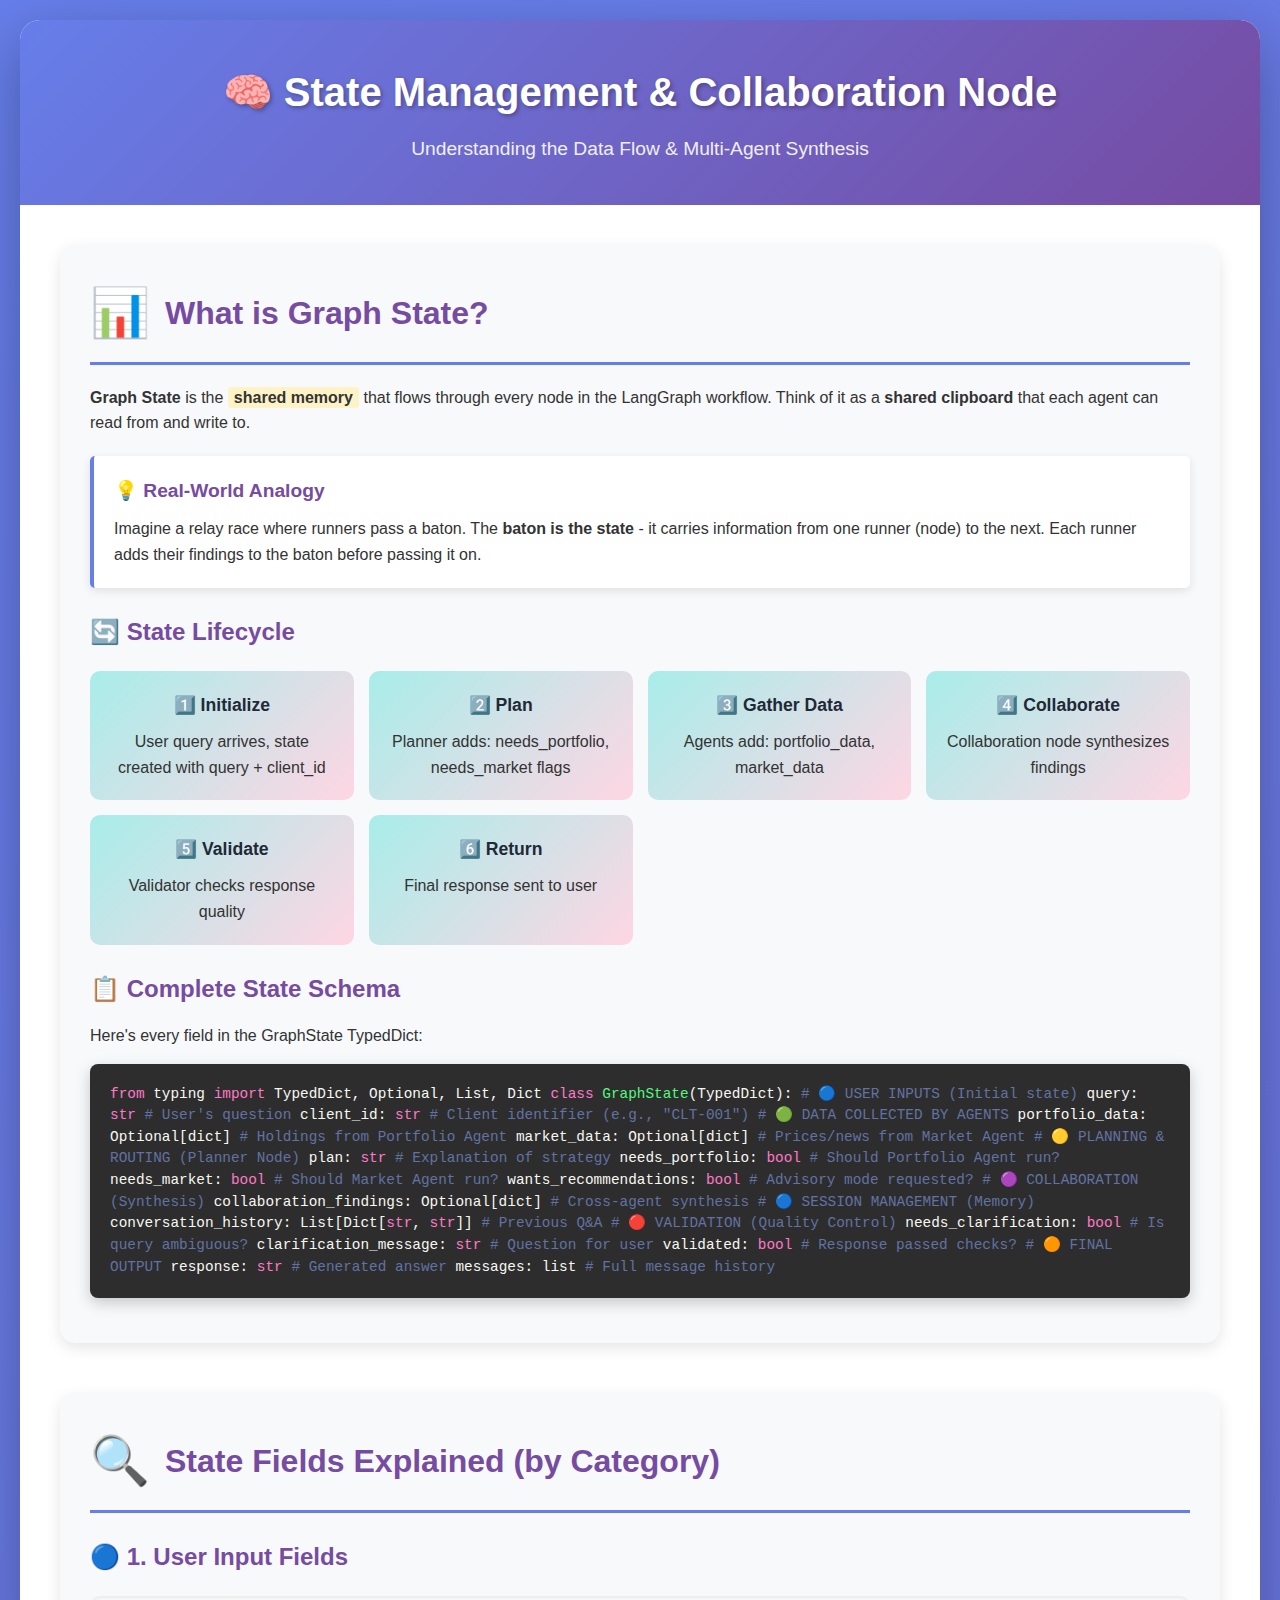
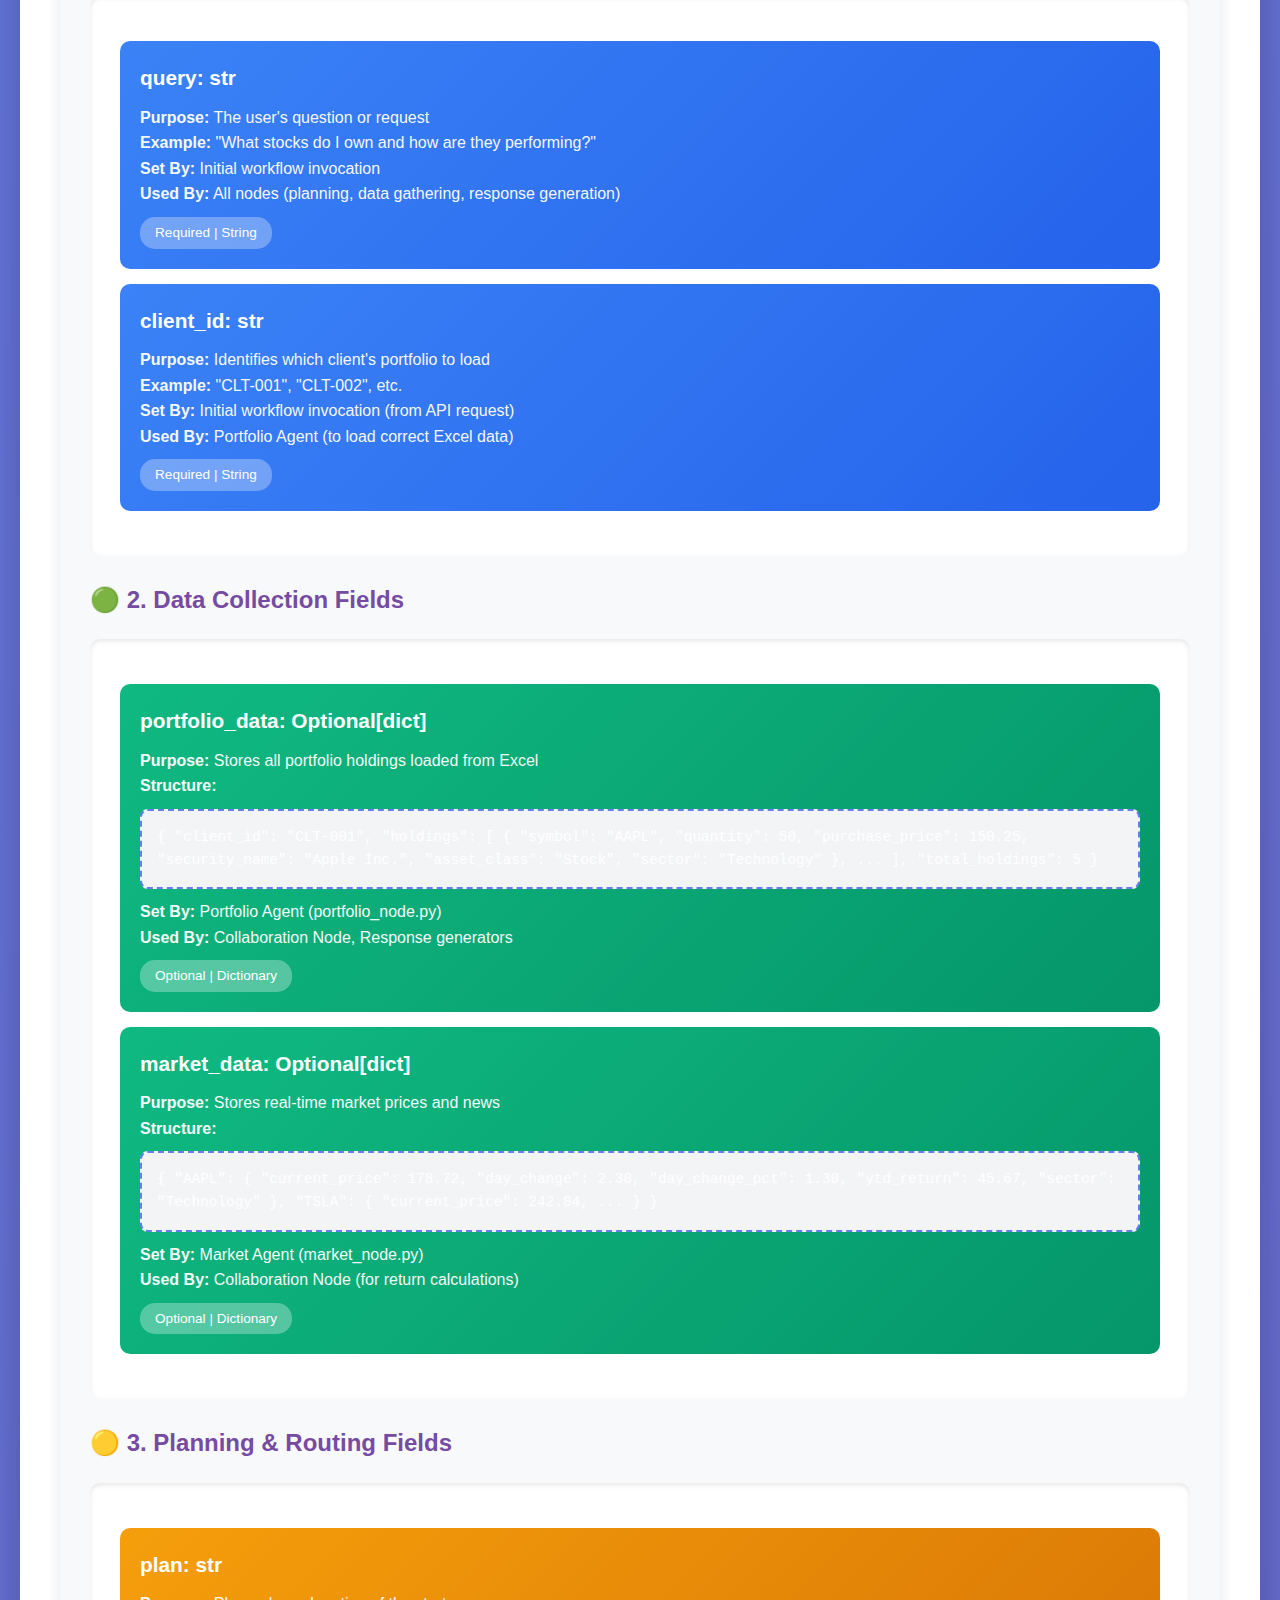
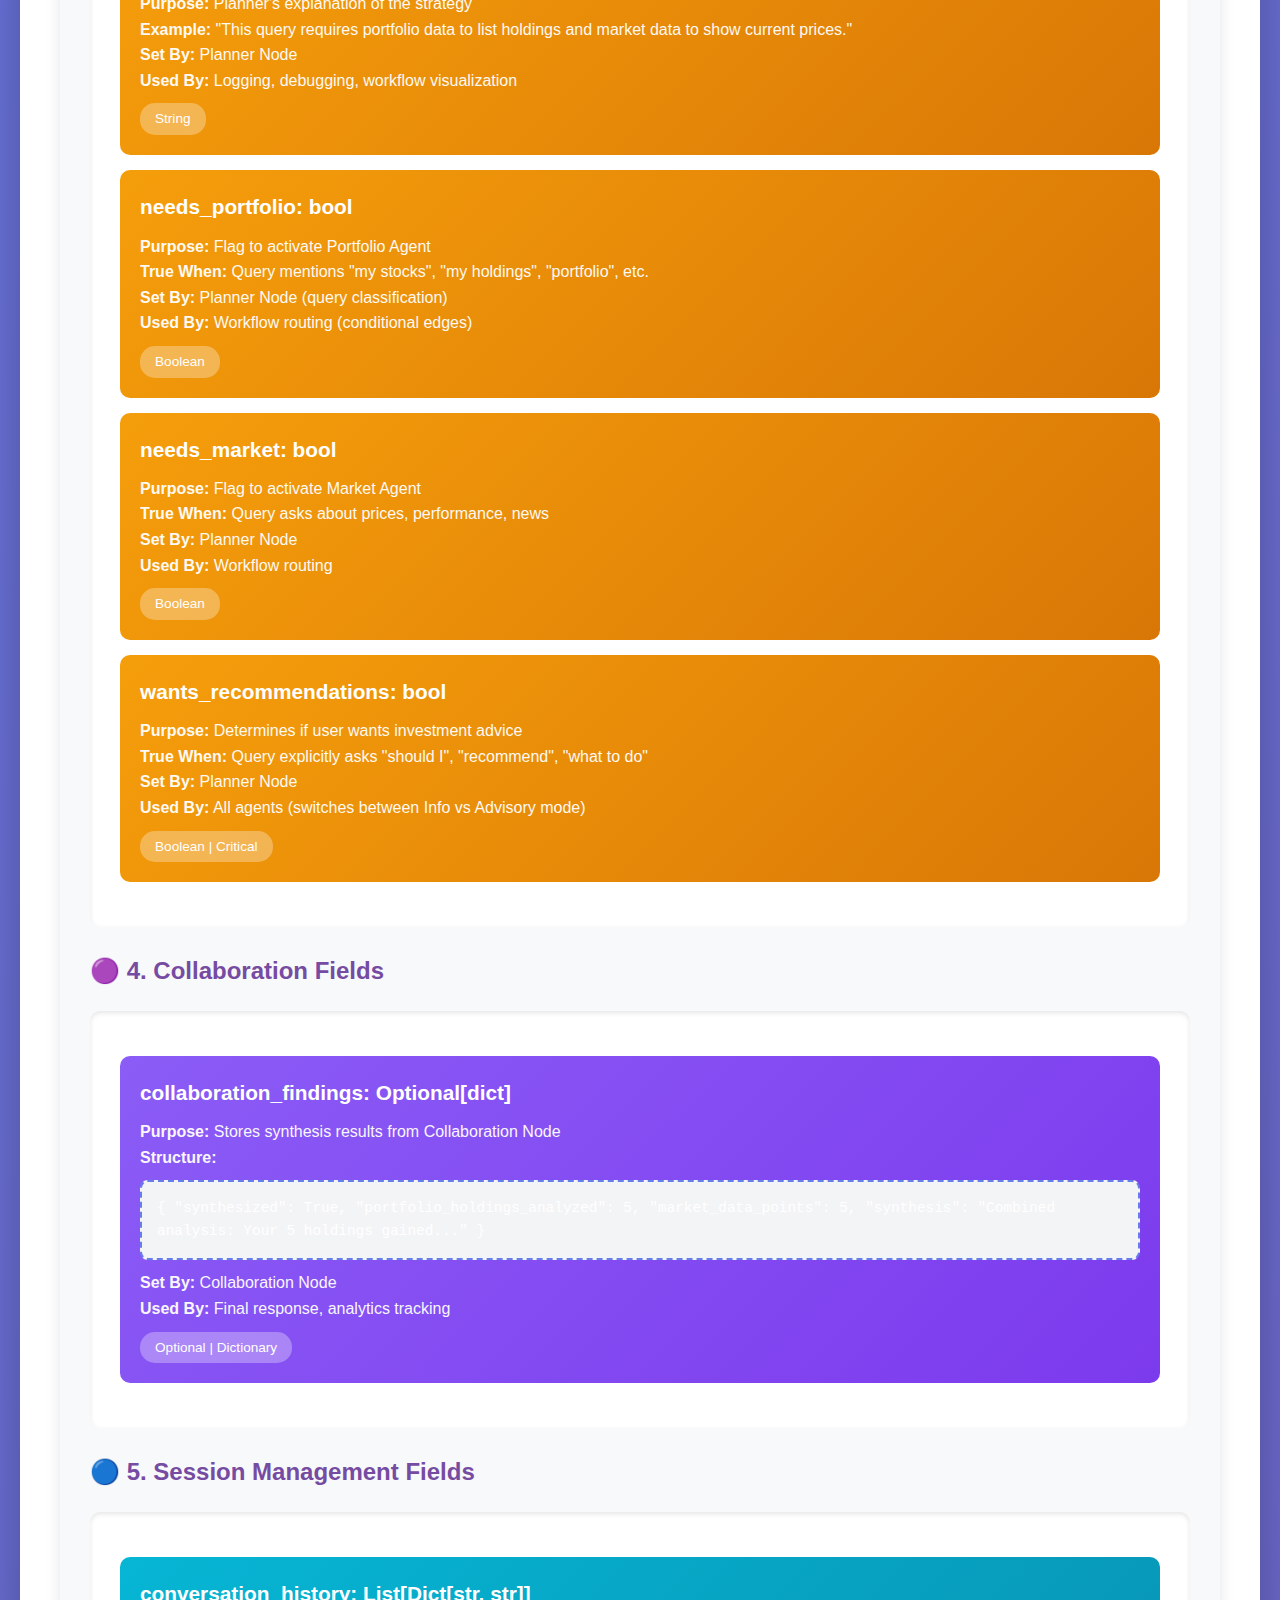
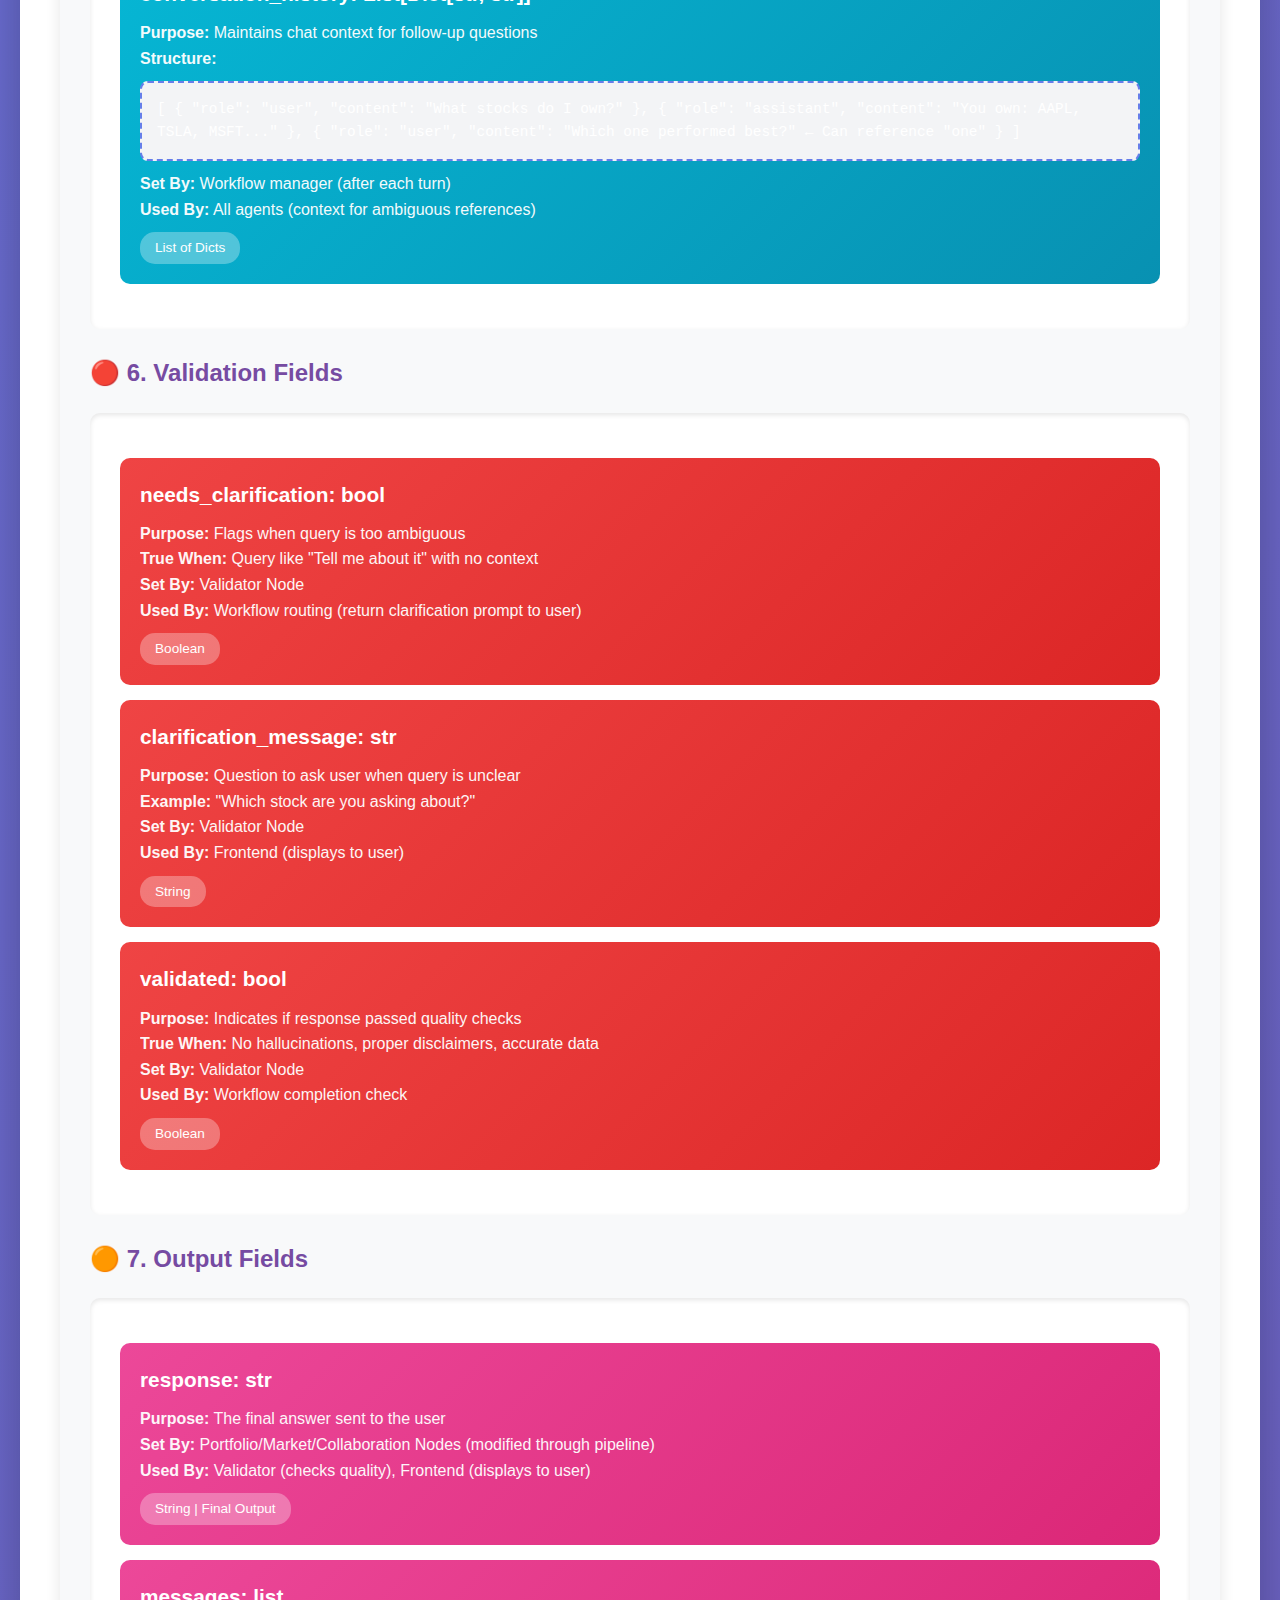
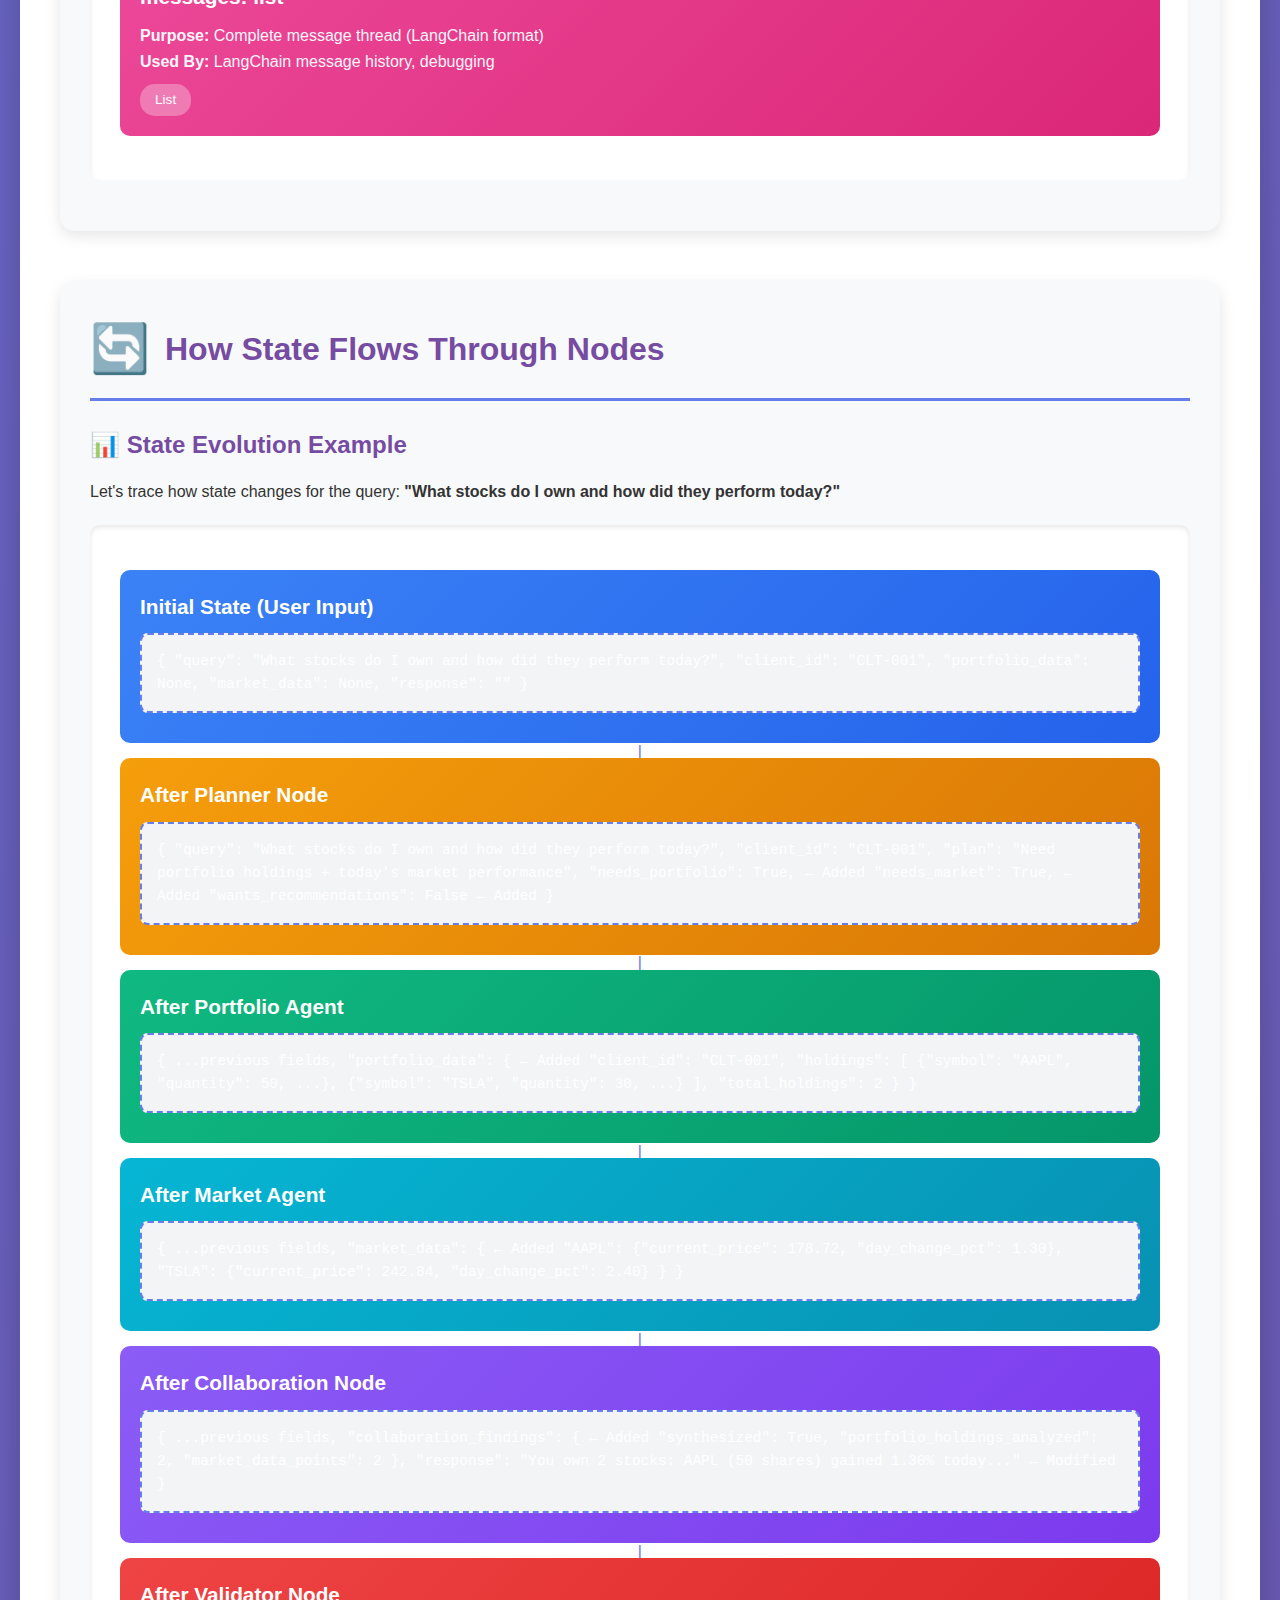
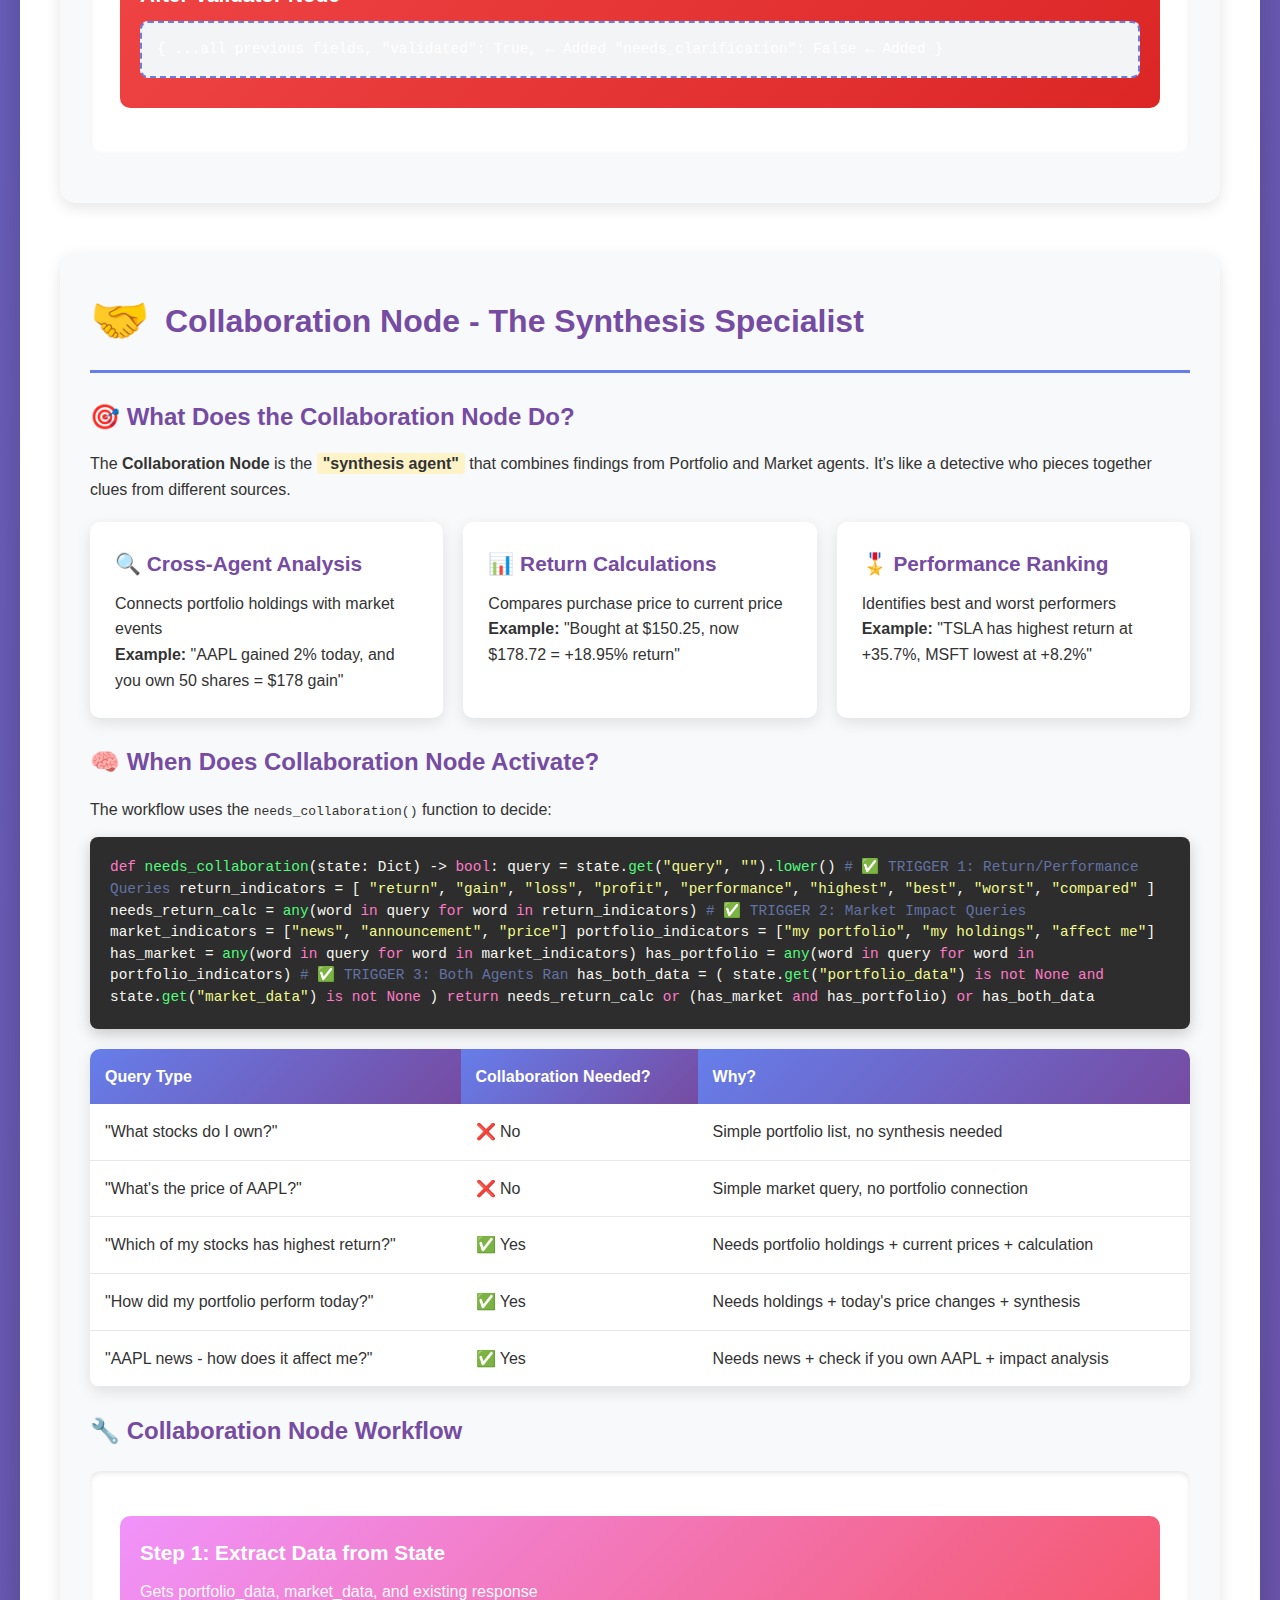
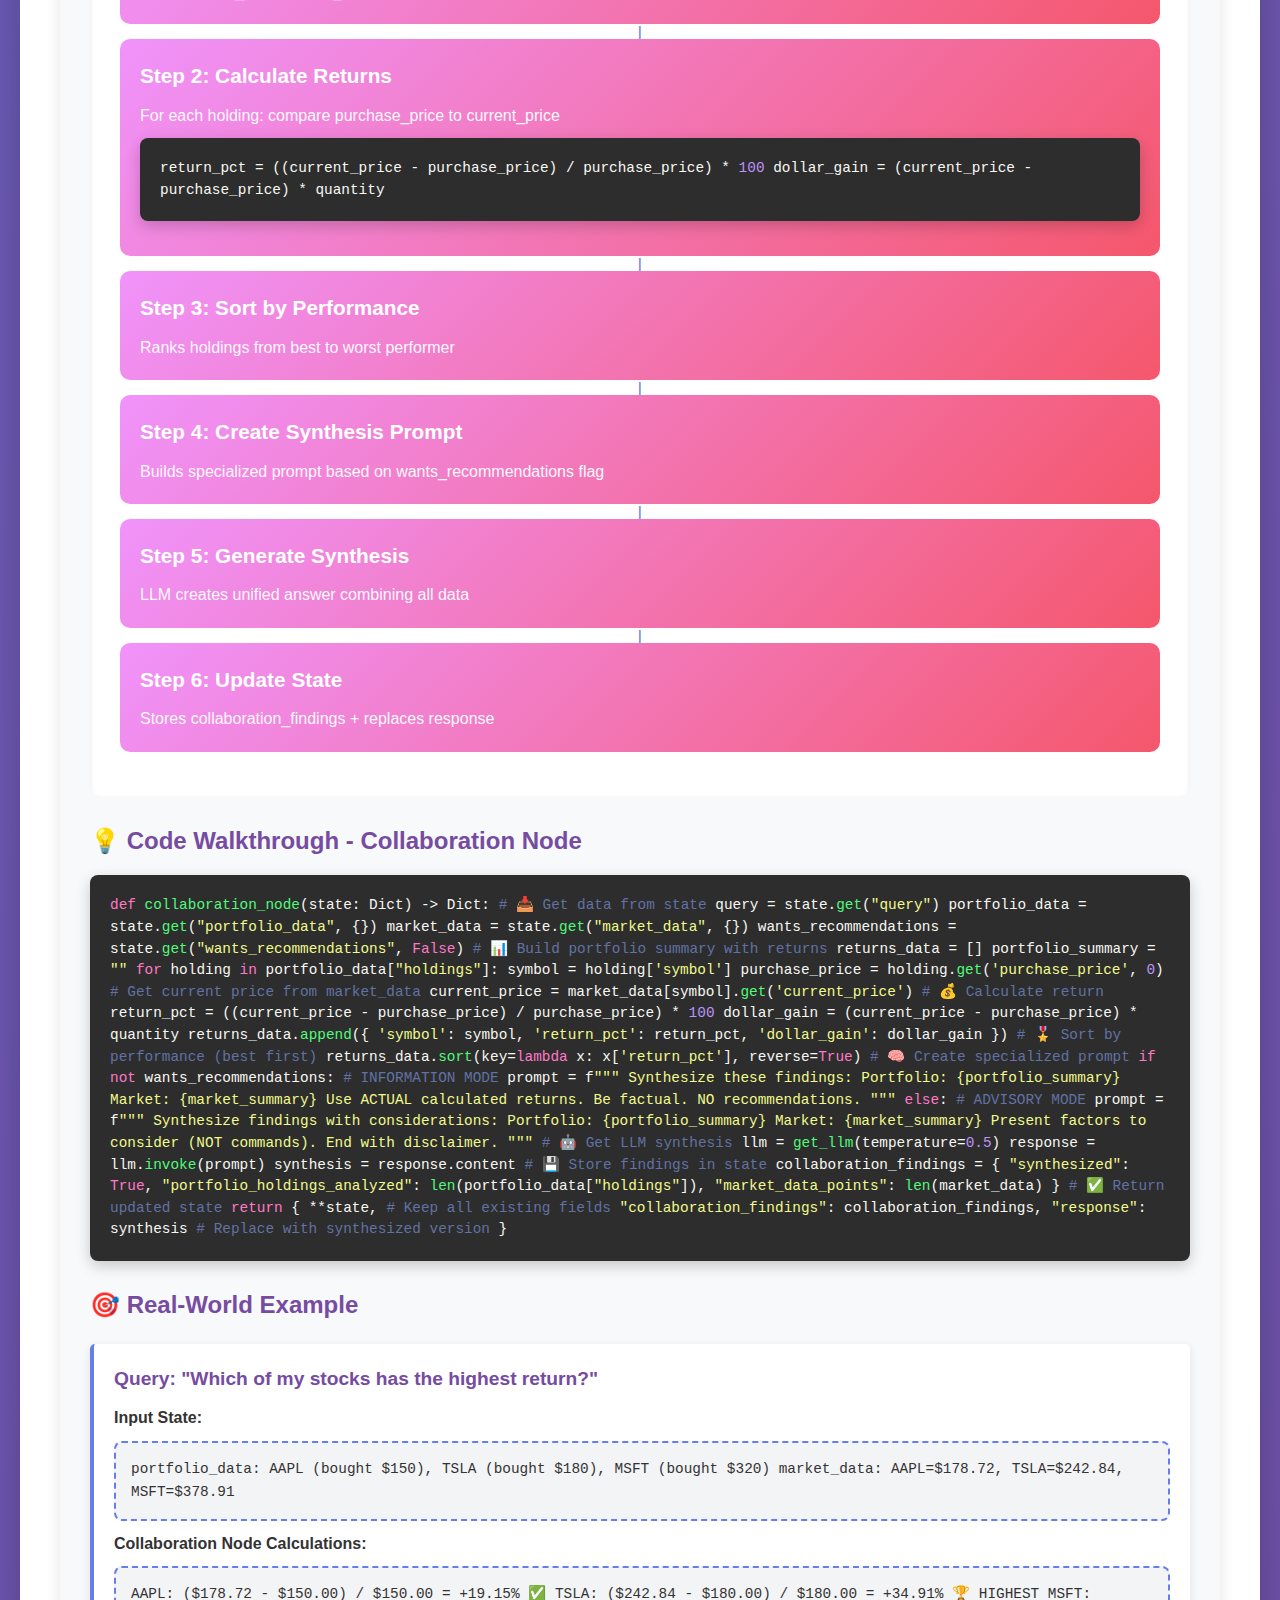
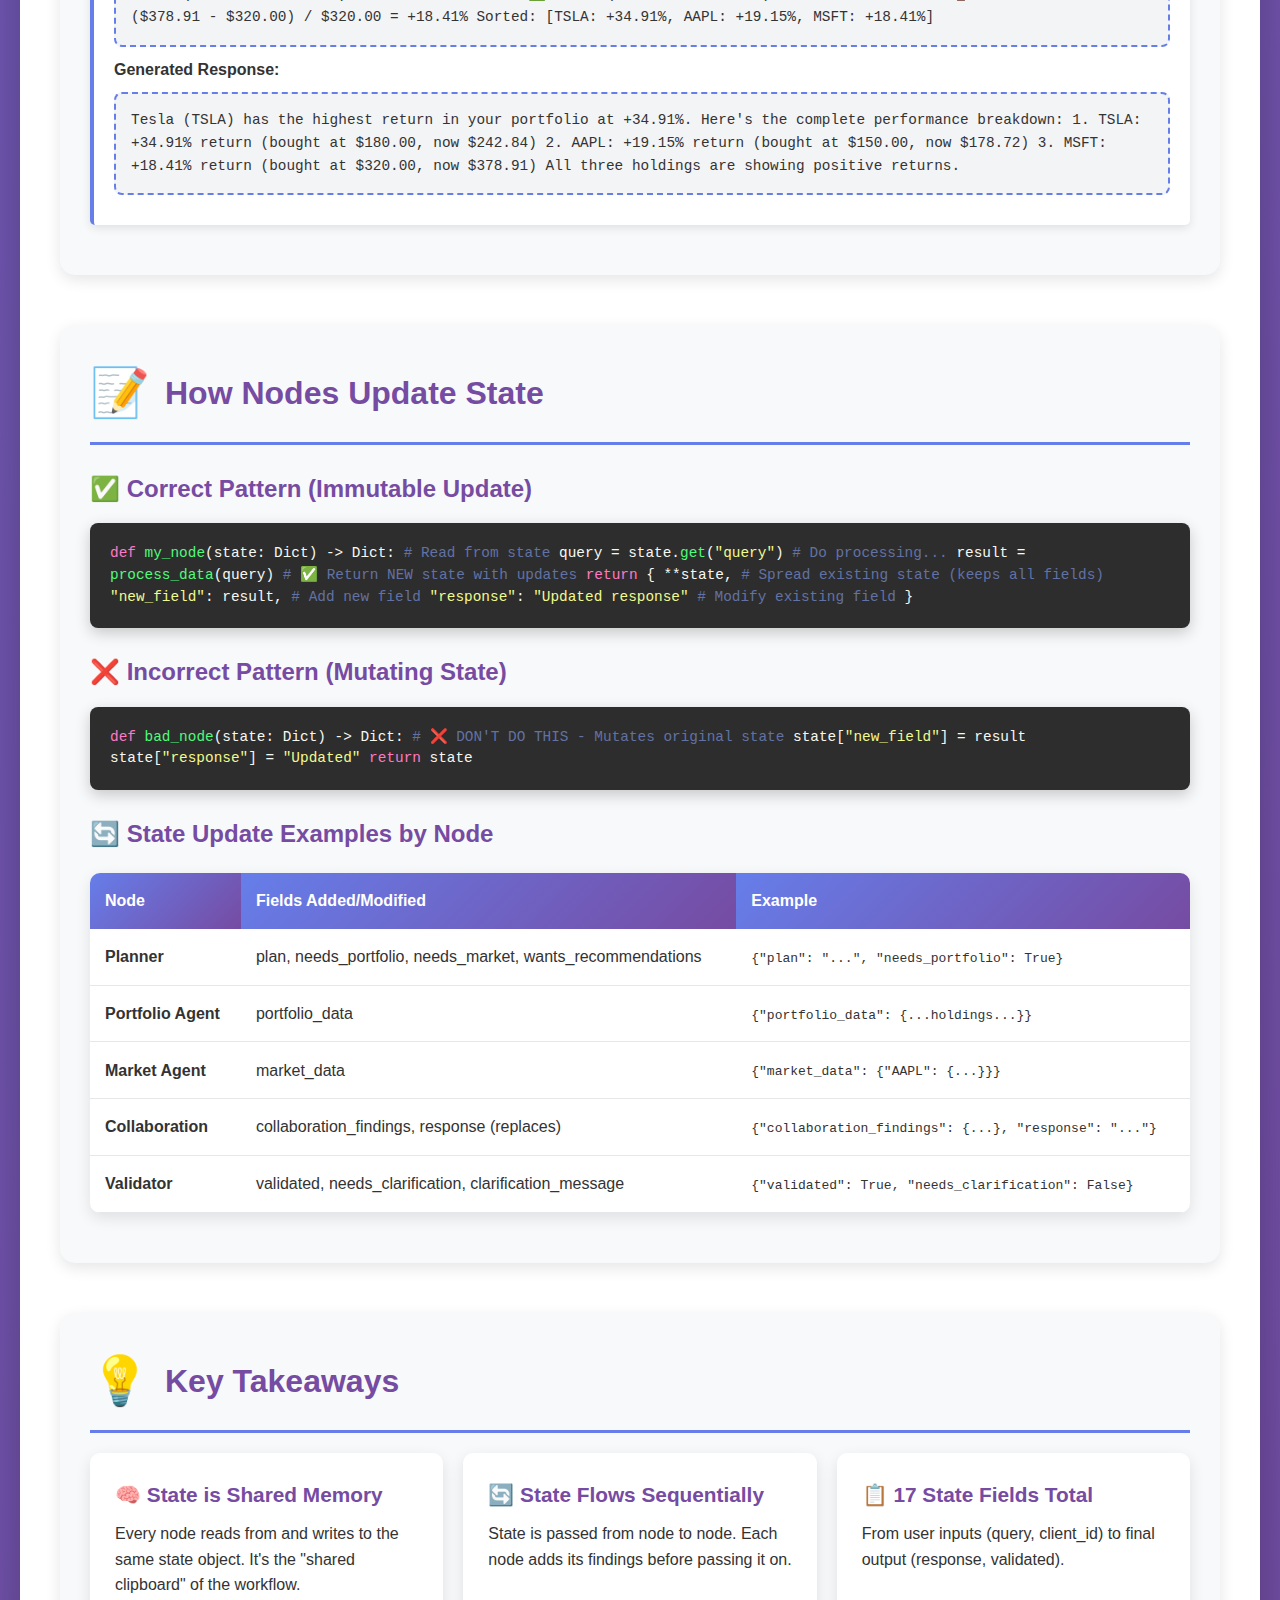
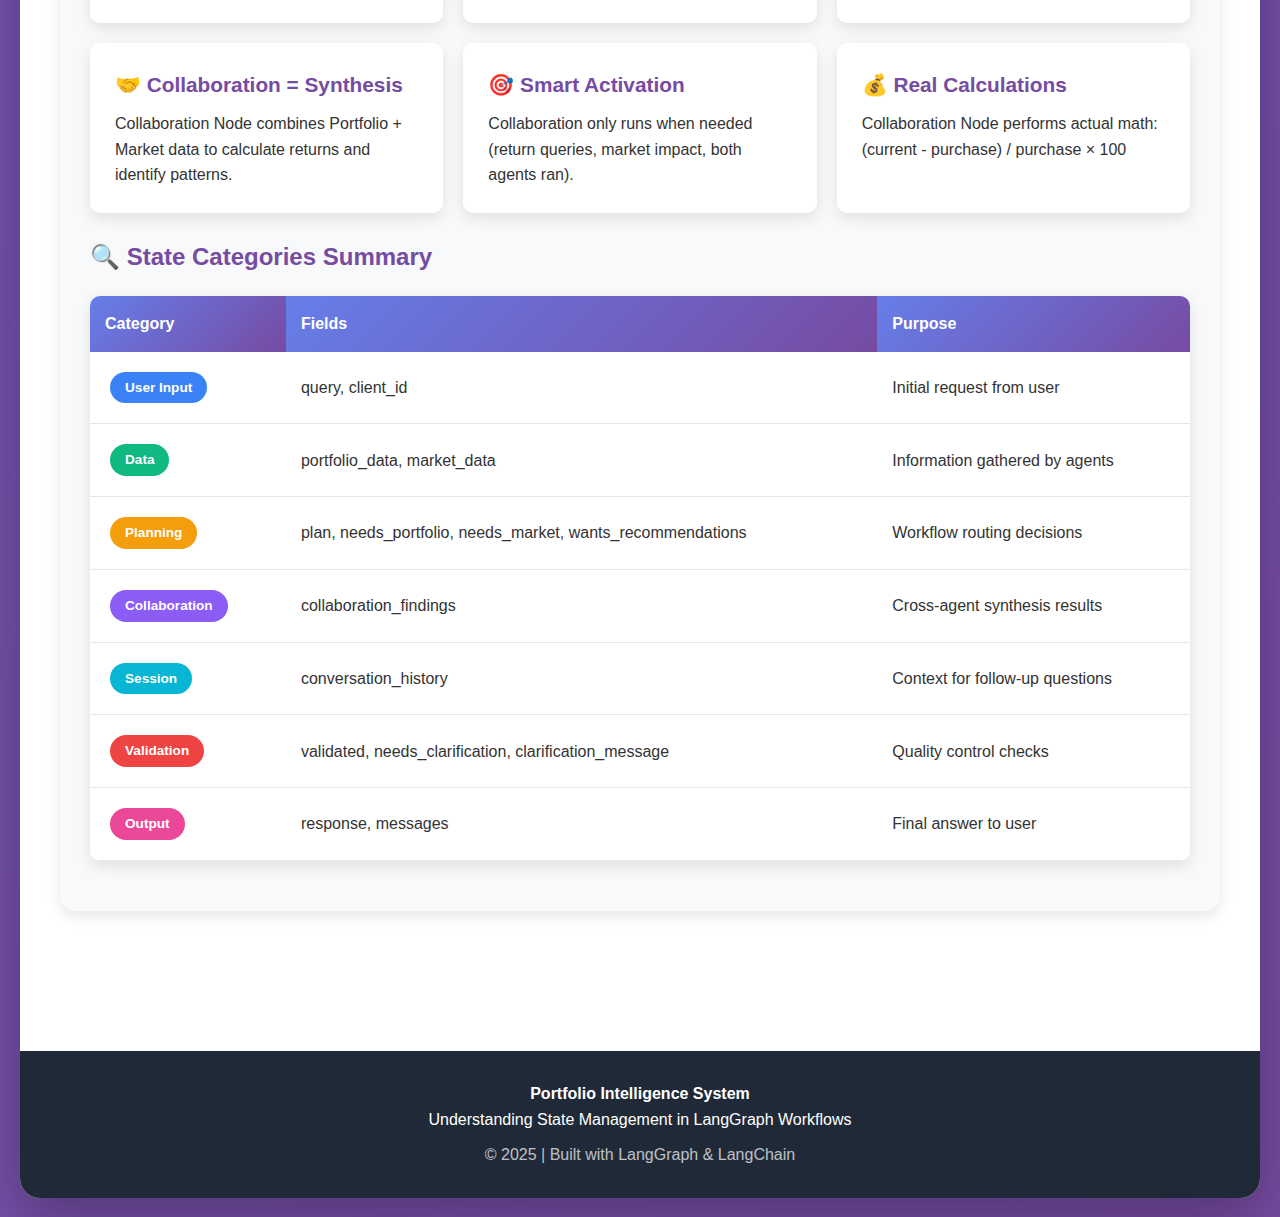
<file: state_collaboration_explanation.html>
<!DOCTYPE html>
<html lang="en">
<head>
    <meta charset="UTF-8">
    <meta name="viewport" content="width=device-width, initial-scale=1.0">
    <title>State Management & Collaboration Node Explained</title>
    <style>
        * {
            margin: 0;
            padding: 0;
            box-sizing: border-box;
        }

        body {
            font-family: 'Segoe UI', Tahoma, Geneva, Verdana, sans-serif;
            background: linear-gradient(135deg, #667eea 0%, #764ba2 100%);
            color: #333;
            line-height: 1.6;
            padding: 20px;
        }

        .container {
            max-width: 1400px;
            margin: 0 auto;
            background: white;
            border-radius: 20px;
            box-shadow: 0 20px 60px rgba(0,0,0,0.3);
            overflow: hidden;
        }

        header {
            background: linear-gradient(135deg, #667eea 0%, #764ba2 100%);
            color: white;
            padding: 40px;
            text-align: center;
        }

        header h1 {
            font-size: 2.5em;
            margin-bottom: 10px;
            text-shadow: 2px 2px 4px rgba(0,0,0,0.3);
        }

        header p {
            font-size: 1.2em;
            opacity: 0.9;
        }

        .content {
            padding: 40px;
        }

        .section {
            margin-bottom: 50px;
            background: #f8f9fa;
            border-radius: 15px;
            padding: 30px;
            box-shadow: 0 5px 15px rgba(0,0,0,0.1);
        }

        .section h2 {
            color: #764ba2;
            font-size: 2em;
            margin-bottom: 20px;
            padding-bottom: 10px;
            border-bottom: 3px solid #667eea;
            display: flex;
            align-items: center;
            gap: 15px;
        }

        .section h3 {
            color: #764ba2;
            font-size: 1.5em;
            margin: 25px 0 15px 0;
            display: flex;
            align-items: center;
            gap: 10px;
        }

        .icon {
            font-size: 1.5em;
        }

        .state-diagram {
            background: white;
            border-radius: 10px;
            padding: 30px;
            margin: 20px 0;
            box-shadow: inset 0 2px 5px rgba(0,0,0,0.1);
        }

        .state-field {
            background: linear-gradient(135deg, #667eea 0%, #764ba2 100%);
            color: white;
            padding: 20px;
            margin: 15px 0;
            border-radius: 10px;
            position: relative;
            transition: transform 0.3s, box-shadow 0.3s;
            cursor: pointer;
        }

        .state-field:hover {
            transform: translateX(10px);
            box-shadow: 0 10px 25px rgba(102, 126, 234, 0.4);
        }

        .state-field h4 {
            font-size: 1.3em;
            margin-bottom: 10px;
        }

        .state-field p {
            opacity: 0.95;
            font-size: 1em;
        }

        .state-field .type-badge {
            display: inline-block;
            background: rgba(255, 255, 255, 0.3);
            padding: 5px 15px;
            border-radius: 15px;
            font-size: 0.85em;
            margin-top: 10px;
        }

        .workflow-diagram {
            background: white;
            border-radius: 10px;
            padding: 30px;
            margin: 20px 0;
            box-shadow: inset 0 2px 5px rgba(0,0,0,0.1);
        }

        .flow-step {
            background: linear-gradient(135deg, #f093fb 0%, #f5576c 100%);
            color: white;
            padding: 20px;
            margin: 15px 0;
            border-radius: 10px;
            position: relative;
            transition: transform 0.3s, box-shadow 0.3s;
            cursor: pointer;
        }

        .flow-step:hover {
            transform: translateY(-5px);
            box-shadow: 0 10px 25px rgba(245, 87, 108, 0.4);
        }

        .flow-step::after {
            content: '↓';
            position: absolute;
            bottom: -35px;
            left: 50%;
            transform: translateX(-50%);
            font-size: 2em;
            color: #667eea;
        }

        .flow-step:last-child::after {
            content: '';
        }

        .flow-step h4 {
            font-size: 1.3em;
            margin-bottom: 10px;
        }

        .flow-step p {
            opacity: 0.95;
            font-size: 1em;
        }

        .code-block {
            background: #2d2d2d;
            color: #f8f8f2;
            padding: 20px;
            border-radius: 8px;
            overflow-x: auto;
            margin: 15px 0;
            font-family: 'Courier New', monospace;
            font-size: 0.9em;
            line-height: 1.5;
            box-shadow: 0 5px 15px rgba(0,0,0,0.2);
        }

        .code-comment {
            color: #6272a4;
        }

        .code-keyword {
            color: #ff79c6;
        }

        .code-function {
            color: #50fa7b;
        }

        .code-string {
            color: #f1fa8c;
        }

        .code-number {
            color: #bd93f9;
        }

        .example-box {
            background: white;
            border-left: 4px solid #667eea;
            padding: 20px;
            margin: 20px 0;
            border-radius: 5px;
            box-shadow: 0 3px 10px rgba(0,0,0,0.1);
        }

        .example-box h4 {
            color: #764ba2;
            margin-bottom: 10px;
            font-size: 1.2em;
        }

        .feature-grid {
            display: grid;
            grid-template-columns: repeat(auto-fit, minmax(300px, 1fr));
            gap: 20px;
            margin: 20px 0;
        }

        .feature-card {
            background: white;
            padding: 25px;
            border-radius: 10px;
            box-shadow: 0 5px 15px rgba(0,0,0,0.1);
            transition: transform 0.3s, box-shadow 0.3s;
        }

        .feature-card:hover {
            transform: translateY(-5px);
            box-shadow: 0 10px 25px rgba(0,0,0,0.2);
        }

        .feature-card h4 {
            color: #764ba2;
            font-size: 1.3em;
            margin-bottom: 10px;
        }

        .badge {
            display: inline-block;
            padding: 5px 15px;
            border-radius: 20px;
            font-size: 0.85em;
            font-weight: bold;
            margin: 5px;
        }

        .badge-input {
            background: #3b82f6;
            color: white;
        }

        .badge-data {
            background: #10b981;
            color: white;
        }

        .badge-planning {
            background: #f59e0b;
            color: white;
        }

        .badge-collab {
            background: #8b5cf6;
            color: white;
        }

        .badge-session {
            background: #06b6d4;
            color: white;
        }

        .badge-validation {
            background: #ef4444;
            color: white;
        }

        .badge-output {
            background: #ec4899;
            color: white;
        }

        table {
            width: 100%;
            border-collapse: collapse;
            margin: 20px 0;
            background: white;
            border-radius: 10px;
            overflow: hidden;
            box-shadow: 0 5px 15px rgba(0,0,0,0.1);
        }

        th {
            background: linear-gradient(135deg, #667eea 0%, #764ba2 100%);
            color: white;
            padding: 15px;
            text-align: left;
            font-weight: bold;
        }

        td {
            padding: 15px;
            border-bottom: 1px solid #e5e7eb;
        }

        tr:hover {
            background: #f3f4f6;
        }

        .data-flow {
            background: white;
            padding: 25px;
            border-radius: 10px;
            margin: 20px 0;
            box-shadow: 0 5px 15px rgba(0,0,0,0.1);
        }

        .data-box {
            background: #f3f4f6;
            border: 2px dashed #667eea;
            padding: 15px;
            margin: 10px 0;
            border-radius: 8px;
            font-family: 'Courier New', monospace;
            font-size: 0.9em;
        }

        footer {
            background: #1f2937;
            color: white;
            text-align: center;
            padding: 30px;
            margin-top: 50px;
        }

        .highlight {
            background: #fef3c7;
            padding: 2px 6px;
            border-radius: 3px;
            font-weight: bold;
        }

        @keyframes fadeIn {
            from { opacity: 0; transform: translateY(20px); }
            to { opacity: 1; transform: translateY(0); }
        }

        .section {
            animation: fadeIn 0.6s ease-out;
        }

        .comparison-box {
            background: white;
            padding: 20px;
            border-radius: 10px;
            margin: 15px 0;
            box-shadow: 0 5px 15px rgba(0,0,0,0.1);
        }

        .comparison-box h4 {
            color: #764ba2;
            margin-bottom: 15px;
            font-size: 1.3em;
        }

        .state-lifecycle {
            display: grid;
            grid-template-columns: repeat(auto-fit, minmax(250px, 1fr));
            gap: 15px;
            margin: 20px 0;
        }

        .lifecycle-stage {
            background: linear-gradient(135deg, #a8edea 0%, #fed6e3 100%);
            padding: 20px;
            border-radius: 10px;
            text-align: center;
            transition: transform 0.3s;
        }

        .lifecycle-stage:hover {
            transform: scale(1.05);
        }

        .lifecycle-stage h5 {
            color: #1f2937;
            font-size: 1.1em;
            margin-bottom: 10px;
        }
    </style>
</head>
<body>
    <div class="container">
        <header>
            <h1>🧠 State Management & Collaboration Node</h1>
            <p>Understanding the Data Flow & Multi-Agent Synthesis</p>
        </header>

        <div class="content">
            <!-- STATE OVERVIEW -->
            <div class="section">
                <h2><span class="icon">📊</span> What is Graph State?</h2>
                <p><strong>Graph State</strong> is the <span class="highlight">shared memory</span> that flows through every node in the LangGraph workflow. Think of it as a <strong>shared clipboard</strong> that each agent can read from and write to.</p>

                <div class="example-box">
                    <h4>💡 Real-World Analogy</h4>
                    <p>Imagine a relay race where runners pass a baton. The <strong>baton is the state</strong> - it carries information from one runner (node) to the next. Each runner adds their findings to the baton before passing it on.</p>
                </div>

                <h3>🔄 State Lifecycle</h3>
                <div class="state-lifecycle">
                    <div class="lifecycle-stage">
                        <h5>1️⃣ Initialize</h5>
                        <p>User query arrives, state created with query + client_id</p>
                    </div>
                    <div class="lifecycle-stage">
                        <h5>2️⃣ Plan</h5>
                        <p>Planner adds: needs_portfolio, needs_market flags</p>
                    </div>
                    <div class="lifecycle-stage">
                        <h5>3️⃣ Gather Data</h5>
                        <p>Agents add: portfolio_data, market_data</p>
                    </div>
                    <div class="lifecycle-stage">
                        <h5>4️⃣ Collaborate</h5>
                        <p>Collaboration node synthesizes findings</p>
                    </div>
                    <div class="lifecycle-stage">
                        <h5>5️⃣ Validate</h5>
                        <p>Validator checks response quality</p>
                    </div>
                    <div class="lifecycle-stage">
                        <h5>6️⃣ Return</h5>
                        <p>Final response sent to user</p>
                    </div>
                </div>

                <h3>📋 Complete State Schema</h3>
                <p>Here's every field in the GraphState TypedDict:</p>

                <div class="code-block">
<span class="code-keyword">from</span> typing <span class="code-keyword">import</span> TypedDict, Optional, List, Dict

<span class="code-keyword">class</span> <span class="code-function">GraphState</span>(TypedDict):
    <span class="code-comment"># 🔵 USER INPUTS (Initial state)</span>
    query: <span class="code-keyword">str</span>                    <span class="code-comment"># User's question</span>
    client_id: <span class="code-keyword">str</span>                <span class="code-comment"># Client identifier (e.g., "CLT-001")</span>
    
    <span class="code-comment"># 🟢 DATA COLLECTED BY AGENTS</span>
    portfolio_data: Optional[dict]  <span class="code-comment"># Holdings from Portfolio Agent</span>
    market_data: Optional[dict]     <span class="code-comment"># Prices/news from Market Agent</span>
    
    <span class="code-comment"># 🟡 PLANNING & ROUTING (Planner Node)</span>
    plan: <span class="code-keyword">str</span>                     <span class="code-comment"># Explanation of strategy</span>
    needs_portfolio: <span class="code-keyword">bool</span>         <span class="code-comment"># Should Portfolio Agent run?</span>
    needs_market: <span class="code-keyword">bool</span>            <span class="code-comment"># Should Market Agent run?</span>
    wants_recommendations: <span class="code-keyword">bool</span>   <span class="code-comment"># Advisory mode requested?</span>
    
    <span class="code-comment"># 🟣 COLLABORATION (Synthesis)</span>
    collaboration_findings: Optional[dict]  <span class="code-comment"># Cross-agent synthesis</span>
    
    <span class="code-comment"># 🔵 SESSION MANAGEMENT (Memory)</span>
    conversation_history: List[Dict[<span class="code-keyword">str</span>, <span class="code-keyword">str</span>]]  <span class="code-comment"># Previous Q&A</span>
    
    <span class="code-comment"># 🔴 VALIDATION (Quality Control)</span>
    needs_clarification: <span class="code-keyword">bool</span>     <span class="code-comment"># Is query ambiguous?</span>
    clarification_message: <span class="code-keyword">str</span>    <span class="code-comment"># Question for user</span>
    validated: <span class="code-keyword">bool</span>               <span class="code-comment"># Response passed checks?</span>
    
    <span class="code-comment"># 🟠 FINAL OUTPUT</span>
    response: <span class="code-keyword">str</span>                 <span class="code-comment"># Generated answer</span>
    messages: list                  <span class="code-comment"># Full message history</span>
                </div>
            </div>

            <!-- STATE FIELDS DETAILED -->
            <div class="section">
                <h2><span class="icon">🔍</span> State Fields Explained (by Category)</h2>

                <h3>🔵 1. User Input Fields</h3>
                <div class="state-diagram">
                    <div class="state-field" style="background: linear-gradient(135deg, #3b82f6 0%, #2563eb 100%);">
                        <h4>query: str</h4>
                        <p><strong>Purpose:</strong> The user's question or request</p>
                        <p><strong>Example:</strong> "What stocks do I own and how are they performing?"</p>
                        <p><strong>Set By:</strong> Initial workflow invocation</p>
                        <p><strong>Used By:</strong> All nodes (planning, data gathering, response generation)</p>
                        <span class="type-badge">Required | String</span>
                    </div>

                    <div class="state-field" style="background: linear-gradient(135deg, #3b82f6 0%, #2563eb 100%);">
                        <h4>client_id: str</h4>
                        <p><strong>Purpose:</strong> Identifies which client's portfolio to load</p>
                        <p><strong>Example:</strong> "CLT-001", "CLT-002", etc.</p>
                        <p><strong>Set By:</strong> Initial workflow invocation (from API request)</p>
                        <p><strong>Used By:</strong> Portfolio Agent (to load correct Excel data)</p>
                        <span class="type-badge">Required | String</span>
                    </div>
                </div>

                <h3>🟢 2. Data Collection Fields</h3>
                <div class="state-diagram">
                    <div class="state-field" style="background: linear-gradient(135deg, #10b981 0%, #059669 100%);">
                        <h4>portfolio_data: Optional[dict]</h4>
                        <p><strong>Purpose:</strong> Stores all portfolio holdings loaded from Excel</p>
                        <p><strong>Structure:</strong></p>
                        <div class="data-box">
{
    "client_id": "CLT-001",
    "holdings": [
        {
            "symbol": "AAPL",
            "quantity": 50,
            "purchase_price": 150.25,
            "security_name": "Apple Inc.",
            "asset_class": "Stock",
            "sector": "Technology"
        },
        ...
    ],
    "total_holdings": 5
}
                        </div>
                        <p><strong>Set By:</strong> Portfolio Agent (portfolio_node.py)</p>
                        <p><strong>Used By:</strong> Collaboration Node, Response generators</p>
                        <span class="type-badge">Optional | Dictionary</span>
                    </div>

                    <div class="state-field" style="background: linear-gradient(135deg, #10b981 0%, #059669 100%);">
                        <h4>market_data: Optional[dict]</h4>
                        <p><strong>Purpose:</strong> Stores real-time market prices and news</p>
                        <p><strong>Structure:</strong></p>
                        <div class="data-box">
{
    "AAPL": {
        "current_price": 178.72,
        "day_change": 2.30,
        "day_change_pct": 1.30,
        "ytd_return": 45.67,
        "sector": "Technology"
    },
    "TSLA": {
        "current_price": 242.84,
        ...
    }
}
                        </div>
                        <p><strong>Set By:</strong> Market Agent (market_node.py)</p>
                        <p><strong>Used By:</strong> Collaboration Node (for return calculations)</p>
                        <span class="type-badge">Optional | Dictionary</span>
                    </div>
                </div>

                <h3>🟡 3. Planning & Routing Fields</h3>
                <div class="state-diagram">
                    <div class="state-field" style="background: linear-gradient(135deg, #f59e0b 0%, #d97706 100%);">
                        <h4>plan: str</h4>
                        <p><strong>Purpose:</strong> Planner's explanation of the strategy</p>
                        <p><strong>Example:</strong> "This query requires portfolio data to list holdings and market data to show current prices."</p>
                        <p><strong>Set By:</strong> Planner Node</p>
                        <p><strong>Used By:</strong> Logging, debugging, workflow visualization</p>
                        <span class="type-badge">String</span>
                    </div>

                    <div class="state-field" style="background: linear-gradient(135deg, #f59e0b 0%, #d97706 100%);">
                        <h4>needs_portfolio: bool</h4>
                        <p><strong>Purpose:</strong> Flag to activate Portfolio Agent</p>
                        <p><strong>True When:</strong> Query mentions "my stocks", "my holdings", "portfolio", etc.</p>
                        <p><strong>Set By:</strong> Planner Node (query classification)</p>
                        <p><strong>Used By:</strong> Workflow routing (conditional edges)</p>
                        <span class="type-badge">Boolean</span>
                    </div>

                    <div class="state-field" style="background: linear-gradient(135deg, #f59e0b 0%, #d97706 100%);">
                        <h4>needs_market: bool</h4>
                        <p><strong>Purpose:</strong> Flag to activate Market Agent</p>
                        <p><strong>True When:</strong> Query asks about prices, performance, news</p>
                        <p><strong>Set By:</strong> Planner Node</p>
                        <p><strong>Used By:</strong> Workflow routing</p>
                        <span class="type-badge">Boolean</span>
                    </div>

                    <div class="state-field" style="background: linear-gradient(135deg, #f59e0b 0%, #d97706 100%);">
                        <h4>wants_recommendations: bool</h4>
                        <p><strong>Purpose:</strong> Determines if user wants investment advice</p>
                        <p><strong>True When:</strong> Query explicitly asks "should I", "recommend", "what to do"</p>
                        <p><strong>Set By:</strong> Planner Node</p>
                        <p><strong>Used By:</strong> All agents (switches between Info vs Advisory mode)</p>
                        <span class="type-badge">Boolean | Critical</span>
                    </div>
                </div>

                <h3>🟣 4. Collaboration Fields</h3>
                <div class="state-diagram">
                    <div class="state-field" style="background: linear-gradient(135deg, #8b5cf6 0%, #7c3aed 100%);">
                        <h4>collaboration_findings: Optional[dict]</h4>
                        <p><strong>Purpose:</strong> Stores synthesis results from Collaboration Node</p>
                        <p><strong>Structure:</strong></p>
                        <div class="data-box">
{
    "synthesized": True,
    "portfolio_holdings_analyzed": 5,
    "market_data_points": 5,
    "synthesis": "Combined analysis: Your 5 holdings gained..."
}
                        </div>
                        <p><strong>Set By:</strong> Collaboration Node</p>
                        <p><strong>Used By:</strong> Final response, analytics tracking</p>
                        <span class="type-badge">Optional | Dictionary</span>
                    </div>
                </div>

                <h3>🔵 5. Session Management Fields</h3>
                <div class="state-diagram">
                    <div class="state-field" style="background: linear-gradient(135deg, #06b6d4 0%, #0891b2 100%);">
                        <h4>conversation_history: List[Dict[str, str]]</h4>
                        <p><strong>Purpose:</strong> Maintains chat context for follow-up questions</p>
                        <p><strong>Structure:</strong></p>
                        <div class="data-box">
[
    {
        "role": "user",
        "content": "What stocks do I own?"
    },
    {
        "role": "assistant",
        "content": "You own: AAPL, TSLA, MSFT..."
    },
    {
        "role": "user",
        "content": "Which one performed best?"  ← Can reference "one"
    }
]
                        </div>
                        <p><strong>Set By:</strong> Workflow manager (after each turn)</p>
                        <p><strong>Used By:</strong> All agents (context for ambiguous references)</p>
                        <span class="type-badge">List of Dicts</span>
                    </div>
                </div>

                <h3>🔴 6. Validation Fields</h3>
                <div class="state-diagram">
                    <div class="state-field" style="background: linear-gradient(135deg, #ef4444 0%, #dc2626 100%);">
                        <h4>needs_clarification: bool</h4>
                        <p><strong>Purpose:</strong> Flags when query is too ambiguous</p>
                        <p><strong>True When:</strong> Query like "Tell me about it" with no context</p>
                        <p><strong>Set By:</strong> Validator Node</p>
                        <p><strong>Used By:</strong> Workflow routing (return clarification prompt to user)</p>
                        <span class="type-badge">Boolean</span>
                    </div>

                    <div class="state-field" style="background: linear-gradient(135deg, #ef4444 0%, #dc2626 100%);">
                        <h4>clarification_message: str</h4>
                        <p><strong>Purpose:</strong> Question to ask user when query is unclear</p>
                        <p><strong>Example:</strong> "Which stock are you asking about?"</p>
                        <p><strong>Set By:</strong> Validator Node</p>
                        <p><strong>Used By:</strong> Frontend (displays to user)</p>
                        <span class="type-badge">String</span>
                    </div>

                    <div class="state-field" style="background: linear-gradient(135deg, #ef4444 0%, #dc2626 100%);">
                        <h4>validated: bool</h4>
                        <p><strong>Purpose:</strong> Indicates if response passed quality checks</p>
                        <p><strong>True When:</strong> No hallucinations, proper disclaimers, accurate data</p>
                        <p><strong>Set By:</strong> Validator Node</p>
                        <p><strong>Used By:</strong> Workflow completion check</p>
                        <span class="type-badge">Boolean</span>
                    </div>
                </div>

                <h3>🟠 7. Output Fields</h3>
                <div class="state-diagram">
                    <div class="state-field" style="background: linear-gradient(135deg, #ec4899 0%, #db2777 100%);">
                        <h4>response: str</h4>
                        <p><strong>Purpose:</strong> The final answer sent to the user</p>
                        <p><strong>Set By:</strong> Portfolio/Market/Collaboration Nodes (modified through pipeline)</p>
                        <p><strong>Used By:</strong> Validator (checks quality), Frontend (displays to user)</p>
                        <span class="type-badge">String | Final Output</span>
                    </div>

                    <div class="state-field" style="background: linear-gradient(135deg, #ec4899 0%, #db2777 100%);">
                        <h4>messages: list</h4>
                        <p><strong>Purpose:</strong> Complete message thread (LangChain format)</p>
                        <p><strong>Used By:</strong> LangChain message history, debugging</p>
                        <span class="type-badge">List</span>
                    </div>
                </div>
            </div>

            <!-- STATE FLOW -->
            <div class="section">
                <h2><span class="icon">🔄</span> How State Flows Through Nodes</h2>

                <h3>📊 State Evolution Example</h3>
                <p>Let's trace how state changes for the query: <strong>"What stocks do I own and how did they perform today?"</strong></p>

                <div class="workflow-diagram">
                    <div class="flow-step" style="background: linear-gradient(135deg, #3b82f6 0%, #2563eb 100%);">
                        <h4>Initial State (User Input)</h4>
                        <div class="data-box">
{
    "query": "What stocks do I own and how did they perform today?",
    "client_id": "CLT-001",
    "portfolio_data": None,
    "market_data": None,
    "response": ""
}
                        </div>
                    </div>

                    <div class="flow-step" style="background: linear-gradient(135deg, #f59e0b 0%, #d97706 100%);">
                        <h4>After Planner Node</h4>
                        <div class="data-box">
{
    "query": "What stocks do I own and how did they perform today?",
    "client_id": "CLT-001",
    "plan": "Need portfolio holdings + today's market performance",
    "needs_portfolio": True,  ← Added
    "needs_market": True,     ← Added
    "wants_recommendations": False  ← Added
}
                        </div>
                    </div>

                    <div class="flow-step" style="background: linear-gradient(135deg, #10b981 0%, #059669 100%);">
                        <h4>After Portfolio Agent</h4>
                        <div class="data-box">
{
    ...previous fields,
    "portfolio_data": {       ← Added
        "client_id": "CLT-001",
        "holdings": [
            {"symbol": "AAPL", "quantity": 50, ...},
            {"symbol": "TSLA", "quantity": 30, ...}
        ],
        "total_holdings": 2
    }
}
                        </div>
                    </div>

                    <div class="flow-step" style="background: linear-gradient(135deg, #06b6d4 0%, #0891b2 100%);">
                        <h4>After Market Agent</h4>
                        <div class="data-box">
{
    ...previous fields,
    "market_data": {          ← Added
        "AAPL": {"current_price": 178.72, "day_change_pct": 1.30},
        "TSLA": {"current_price": 242.84, "day_change_pct": 2.40}
    }
}
                        </div>
                    </div>

                    <div class="flow-step" style="background: linear-gradient(135deg, #8b5cf6 0%, #7c3aed 100%);">
                        <h4>After Collaboration Node</h4>
                        <div class="data-box">
{
    ...previous fields,
    "collaboration_findings": {  ← Added
        "synthesized": True,
        "portfolio_holdings_analyzed": 2,
        "market_data_points": 2
    },
    "response": "You own 2 stocks: AAPL (50 shares) gained 1.30% today..."  ← Modified
}
                        </div>
                    </div>

                    <div class="flow-step" style="background: linear-gradient(135deg, #ef4444 0%, #dc2626 100%);">
                        <h4>After Validator Node</h4>
                        <div class="data-box">
{
    ...all previous fields,
    "validated": True,           ← Added
    "needs_clarification": False ← Added
}
                        </div>
                    </div>
                </div>
            </div>

            <!-- COLLABORATION NODE -->
            <div class="section">
                <h2><span class="icon">🤝</span> Collaboration Node - The Synthesis Specialist</h2>

                <h3>🎯 What Does the Collaboration Node Do?</h3>
                <p>The <strong>Collaboration Node</strong> is the <span class="highlight">"synthesis agent"</span> that combines findings from Portfolio and Market agents. It's like a detective who pieces together clues from different sources.</p>

                <div class="feature-grid">
                    <div class="feature-card">
                        <h4>🔍 Cross-Agent Analysis</h4>
                        <p>Connects portfolio holdings with market events</p>
                        <p><strong>Example:</strong> "AAPL gained 2% today, and you own 50 shares = $178 gain"</p>
                    </div>

                    <div class="feature-card">
                        <h4>📊 Return Calculations</h4>
                        <p>Compares purchase price to current price</p>
                        <p><strong>Example:</strong> "Bought at $150.25, now $178.72 = +18.95% return"</p>
                    </div>

                    <div class="feature-card">
                        <h4>🎖️ Performance Ranking</h4>
                        <p>Identifies best and worst performers</p>
                        <p><strong>Example:</strong> "TSLA has highest return at +35.7%, MSFT lowest at +8.2%"</p>
                    </div>
                </div>

                <h3>🧠 When Does Collaboration Node Activate?</h3>
                <p>The workflow uses the <code>needs_collaboration()</code> function to decide:</p>

                <div class="code-block">
<span class="code-keyword">def</span> <span class="code-function">needs_collaboration</span>(state: Dict) -> <span class="code-keyword">bool</span>:
    query = state.<span class="code-function">get</span>(<span class="code-string">"query"</span>, <span class="code-string">""</span>).<span class="code-function">lower</span>()
    
    <span class="code-comment"># ✅ TRIGGER 1: Return/Performance Queries</span>
    return_indicators = [
        <span class="code-string">"return"</span>, <span class="code-string">"gain"</span>, <span class="code-string">"loss"</span>, <span class="code-string">"profit"</span>, <span class="code-string">"performance"</span>,
        <span class="code-string">"highest"</span>, <span class="code-string">"best"</span>, <span class="code-string">"worst"</span>, <span class="code-string">"compared"</span>
    ]
    needs_return_calc = <span class="code-function">any</span>(word <span class="code-keyword">in</span> query <span class="code-keyword">for</span> word <span class="code-keyword">in</span> return_indicators)
    
    <span class="code-comment"># ✅ TRIGGER 2: Market Impact Queries</span>
    market_indicators = [<span class="code-string">"news"</span>, <span class="code-string">"announcement"</span>, <span class="code-string">"price"</span>]
    portfolio_indicators = [<span class="code-string">"my portfolio"</span>, <span class="code-string">"my holdings"</span>, <span class="code-string">"affect me"</span>]
    
    has_market = <span class="code-function">any</span>(word <span class="code-keyword">in</span> query <span class="code-keyword">for</span> word <span class="code-keyword">in</span> market_indicators)
    has_portfolio = <span class="code-function">any</span>(word <span class="code-keyword">in</span> query <span class="code-keyword">for</span> word <span class="code-keyword">in</span> portfolio_indicators)
    
    <span class="code-comment"># ✅ TRIGGER 3: Both Agents Ran</span>
    has_both_data = (
        state.<span class="code-function">get</span>(<span class="code-string">"portfolio_data"</span>) <span class="code-keyword">is not None</span> <span class="code-keyword">and</span>
        state.<span class="code-function">get</span>(<span class="code-string">"market_data"</span>) <span class="code-keyword">is not None</span>
    )
    
    <span class="code-keyword">return</span> needs_return_calc <span class="code-keyword">or</span> (has_market <span class="code-keyword">and</span> has_portfolio) <span class="code-keyword">or</span> has_both_data
                </div>

                <table>
                    <thead>
                        <tr>
                            <th>Query Type</th>
                            <th>Collaboration Needed?</th>
                            <th>Why?</th>
                        </tr>
                    </thead>
                    <tbody>
                        <tr>
                            <td>"What stocks do I own?"</td>
                            <td>❌ No</td>
                            <td>Simple portfolio list, no synthesis needed</td>
                        </tr>
                        <tr>
                            <td>"What's the price of AAPL?"</td>
                            <td>❌ No</td>
                            <td>Simple market query, no portfolio connection</td>
                        </tr>
                        <tr>
                            <td>"Which of my stocks has highest return?"</td>
                            <td>✅ Yes</td>
                            <td>Needs portfolio holdings + current prices + calculation</td>
                        </tr>
                        <tr>
                            <td>"How did my portfolio perform today?"</td>
                            <td>✅ Yes</td>
                            <td>Needs holdings + today's price changes + synthesis</td>
                        </tr>
                        <tr>
                            <td>"AAPL news - how does it affect me?"</td>
                            <td>✅ Yes</td>
                            <td>Needs news + check if you own AAPL + impact analysis</td>
                        </tr>
                    </tbody>
                </table>

                <h3>🔧 Collaboration Node Workflow</h3>
                <div class="workflow-diagram">
                    <div class="flow-step">
                        <h4>Step 1: Extract Data from State</h4>
                        <p>Gets portfolio_data, market_data, and existing response</p>
                    </div>

                    <div class="flow-step">
                        <h4>Step 2: Calculate Returns</h4>
                        <p>For each holding: compare purchase_price to current_price</p>
                        <div class="code-block" style="margin-top: 10px;">
return_pct = ((current_price - purchase_price) / purchase_price) * <span class="code-number">100</span>
dollar_gain = (current_price - purchase_price) * quantity
                        </div>
                    </div>

                    <div class="flow-step">
                        <h4>Step 3: Sort by Performance</h4>
                        <p>Ranks holdings from best to worst performer</p>
                    </div>

                    <div class="flow-step">
                        <h4>Step 4: Create Synthesis Prompt</h4>
                        <p>Builds specialized prompt based on wants_recommendations flag</p>
                    </div>

                    <div class="flow-step">
                        <h4>Step 5: Generate Synthesis</h4>
                        <p>LLM creates unified answer combining all data</p>
                    </div>

                    <div class="flow-step">
                        <h4>Step 6: Update State</h4>
                        <p>Stores collaboration_findings + replaces response</p>
                    </div>
                </div>

                <h3>💡 Code Walkthrough - Collaboration Node</h3>
                <div class="code-block">
<span class="code-keyword">def</span> <span class="code-function">collaboration_node</span>(state: Dict) -> Dict:
    <span class="code-comment"># 📥 Get data from state</span>
    query = state.<span class="code-function">get</span>(<span class="code-string">"query"</span>)
    portfolio_data = state.<span class="code-function">get</span>(<span class="code-string">"portfolio_data"</span>, {})
    market_data = state.<span class="code-function">get</span>(<span class="code-string">"market_data"</span>, {})
    wants_recommendations = state.<span class="code-function">get</span>(<span class="code-string">"wants_recommendations"</span>, <span class="code-keyword">False</span>)
    
    <span class="code-comment"># 📊 Build portfolio summary with returns</span>
    returns_data = []
    portfolio_summary = <span class="code-string">""</span>
    
    <span class="code-keyword">for</span> holding <span class="code-keyword">in</span> portfolio_data[<span class="code-string">"holdings"</span>]:
        symbol = holding[<span class="code-string">'symbol'</span>]
        purchase_price = holding.<span class="code-function">get</span>(<span class="code-string">'purchase_price'</span>, <span class="code-number">0</span>)
        
        <span class="code-comment"># Get current price from market_data</span>
        current_price = market_data[symbol].<span class="code-function">get</span>(<span class="code-string">'current_price'</span>)
        
        <span class="code-comment"># 💰 Calculate return</span>
        return_pct = ((current_price - purchase_price) / purchase_price) * <span class="code-number">100</span>
        dollar_gain = (current_price - purchase_price) * quantity
        
        returns_data.<span class="code-function">append</span>({
            <span class="code-string">'symbol'</span>: symbol,
            <span class="code-string">'return_pct'</span>: return_pct,
            <span class="code-string">'dollar_gain'</span>: dollar_gain
        })
    
    <span class="code-comment"># 🎖️ Sort by performance (best first)</span>
    returns_data.<span class="code-function">sort</span>(key=<span class="code-keyword">lambda</span> x: x[<span class="code-string">'return_pct'</span>], reverse=<span class="code-keyword">True</span>)
    
    <span class="code-comment"># 🧠 Create specialized prompt</span>
    <span class="code-keyword">if</span> <span class="code-keyword">not</span> wants_recommendations:
        <span class="code-comment"># INFORMATION MODE</span>
        prompt = f<span class="code-string">"""
        Synthesize these findings:
        
        Portfolio: {portfolio_summary}
        Market: {market_summary}
        
        Use ACTUAL calculated returns. Be factual. NO recommendations.
        """</span>
    <span class="code-keyword">else</span>:
        <span class="code-comment"># ADVISORY MODE</span>
        prompt = f<span class="code-string">"""
        Synthesize findings with considerations:
        
        Portfolio: {portfolio_summary}
        Market: {market_summary}
        
        Present factors to consider (NOT commands).
        End with disclaimer.
        """</span>
    
    <span class="code-comment"># 🤖 Get LLM synthesis</span>
    llm = <span class="code-function">get_llm</span>(temperature=<span class="code-number">0.5</span>)
    response = llm.<span class="code-function">invoke</span>(prompt)
    synthesis = response.content
    
    <span class="code-comment"># 💾 Store findings in state</span>
    collaboration_findings = {
        <span class="code-string">"synthesized"</span>: <span class="code-keyword">True</span>,
        <span class="code-string">"portfolio_holdings_analyzed"</span>: <span class="code-function">len</span>(portfolio_data[<span class="code-string">"holdings"</span>]),
        <span class="code-string">"market_data_points"</span>: <span class="code-function">len</span>(market_data)
    }
    
    <span class="code-comment"># ✅ Return updated state</span>
    <span class="code-keyword">return</span> {
        **state,  <span class="code-comment"># Keep all existing fields</span>
        <span class="code-string">"collaboration_findings"</span>: collaboration_findings,
        <span class="code-string">"response"</span>: synthesis  <span class="code-comment"># Replace with synthesized version</span>
    }
                </div>

                <h3>🎯 Real-World Example</h3>
                <div class="example-box">
                    <h4>Query: "Which of my stocks has the highest return?"</h4>
                    
                    <p><strong>Input State:</strong></p>
                    <div class="data-box">
portfolio_data: AAPL (bought $150), TSLA (bought $180), MSFT (bought $320)
market_data: AAPL=$178.72, TSLA=$242.84, MSFT=$378.91
                    </div>

                    <p><strong>Collaboration Node Calculations:</strong></p>
                    <div class="data-box">
AAPL: ($178.72 - $150.00) / $150.00 = +19.15% ✅
TSLA: ($242.84 - $180.00) / $180.00 = +34.91% 🏆 HIGHEST
MSFT: ($378.91 - $320.00) / $320.00 = +18.41%

Sorted: [TSLA: +34.91%, AAPL: +19.15%, MSFT: +18.41%]
                    </div>

                    <p><strong>Generated Response:</strong></p>
                    <div class="data-box">
Tesla (TSLA) has the highest return in your portfolio at +34.91%.

Here's the complete performance breakdown:
1. TSLA: +34.91% return (bought at $180.00, now $242.84)
2. AAPL: +19.15% return (bought at $150.00, now $178.72)
3. MSFT: +18.41% return (bought at $320.00, now $378.91)

All three holdings are showing positive returns.
                    </div>
                </div>
            </div>

            <!-- STATE UPDATE PATTERNS -->
            <div class="section">
                <h2><span class="icon">📝</span> How Nodes Update State</h2>

                <h3>✅ Correct Pattern (Immutable Update)</h3>
                <div class="code-block">
<span class="code-keyword">def</span> <span class="code-function">my_node</span>(state: Dict) -> Dict:
    <span class="code-comment"># Read from state</span>
    query = state.<span class="code-function">get</span>(<span class="code-string">"query"</span>)
    
    <span class="code-comment"># Do processing...</span>
    result = <span class="code-function">process_data</span>(query)
    
    <span class="code-comment"># ✅ Return NEW state with updates</span>
    <span class="code-keyword">return</span> {
        **state,  <span class="code-comment"># Spread existing state (keeps all fields)</span>
        <span class="code-string">"new_field"</span>: result,  <span class="code-comment"># Add new field</span>
        <span class="code-string">"response"</span>: <span class="code-string">"Updated response"</span>  <span class="code-comment"># Modify existing field</span>
    }
                </div>

                <h3>❌ Incorrect Pattern (Mutating State)</h3>
                <div class="code-block">
<span class="code-keyword">def</span> <span class="code-function">bad_node</span>(state: Dict) -> Dict:
    <span class="code-comment"># ❌ DON'T DO THIS - Mutates original state</span>
    state[<span class="code-string">"new_field"</span>] = result
    state[<span class="code-string">"response"</span>] = <span class="code-string">"Updated"</span>
    <span class="code-keyword">return</span> state
                </div>

                <h3>🔄 State Update Examples by Node</h3>
                <table>
                    <thead>
                        <tr>
                            <th>Node</th>
                            <th>Fields Added/Modified</th>
                            <th>Example</th>
                        </tr>
                    </thead>
                    <tbody>
                        <tr>
                            <td><strong>Planner</strong></td>
                            <td>plan, needs_portfolio, needs_market, wants_recommendations</td>
                            <td><code>{"plan": "...", "needs_portfolio": True}</code></td>
                        </tr>
                        <tr>
                            <td><strong>Portfolio Agent</strong></td>
                            <td>portfolio_data</td>
                            <td><code>{"portfolio_data": {...holdings...}}</code></td>
                        </tr>
                        <tr>
                            <td><strong>Market Agent</strong></td>
                            <td>market_data</td>
                            <td><code>{"market_data": {"AAPL": {...}}}</code></td>
                        </tr>
                        <tr>
                            <td><strong>Collaboration</strong></td>
                            <td>collaboration_findings, response (replaces)</td>
                            <td><code>{"collaboration_findings": {...}, "response": "..."}</code></td>
                        </tr>
                        <tr>
                            <td><strong>Validator</strong></td>
                            <td>validated, needs_clarification, clarification_message</td>
                            <td><code>{"validated": True, "needs_clarification": False}</code></td>
                        </tr>
                    </tbody>
                </table>
            </div>

            <!-- KEY TAKEAWAYS -->
            <div class="section">
                <h2><span class="icon">💡</span> Key Takeaways</h2>

                <div class="feature-grid">
                    <div class="feature-card">
                        <h4>🧠 State is Shared Memory</h4>
                        <p>Every node reads from and writes to the same state object. It's the "shared clipboard" of the workflow.</p>
                    </div>

                    <div class="feature-card">
                        <h4>🔄 State Flows Sequentially</h4>
                        <p>State is passed from node to node. Each node adds its findings before passing it on.</p>
                    </div>

                    <div class="feature-card">
                        <h4>📋 17 State Fields Total</h4>
                        <p>From user inputs (query, client_id) to final output (response, validated).</p>
                    </div>

                    <div class="feature-card">
                        <h4>🤝 Collaboration = Synthesis</h4>
                        <p>Collaboration Node combines Portfolio + Market data to calculate returns and identify patterns.</p>
                    </div>

                    <div class="feature-card">
                        <h4>🎯 Smart Activation</h4>
                        <p>Collaboration only runs when needed (return queries, market impact, both agents ran).</p>
                    </div>

                    <div class="feature-card">
                        <h4>💰 Real Calculations</h4>
                        <p>Collaboration Node performs actual math: (current - purchase) / purchase × 100</p>
                    </div>
                </div>

                <h3>🔍 State Categories Summary</h3>
                <table>
                    <thead>
                        <tr>
                            <th>Category</th>
                            <th>Fields</th>
                            <th>Purpose</th>
                        </tr>
                    </thead>
                    <tbody>
                        <tr>
                            <td><span class="badge badge-input">User Input</span></td>
                            <td>query, client_id</td>
                            <td>Initial request from user</td>
                        </tr>
                        <tr>
                            <td><span class="badge badge-data">Data</span></td>
                            <td>portfolio_data, market_data</td>
                            <td>Information gathered by agents</td>
                        </tr>
                        <tr>
                            <td><span class="badge badge-planning">Planning</span></td>
                            <td>plan, needs_portfolio, needs_market, wants_recommendations</td>
                            <td>Workflow routing decisions</td>
                        </tr>
                        <tr>
                            <td><span class="badge badge-collab">Collaboration</span></td>
                            <td>collaboration_findings</td>
                            <td>Cross-agent synthesis results</td>
                        </tr>
                        <tr>
                            <td><span class="badge badge-session">Session</span></td>
                            <td>conversation_history</td>
                            <td>Context for follow-up questions</td>
                        </tr>
                        <tr>
                            <td><span class="badge badge-validation">Validation</span></td>
                            <td>validated, needs_clarification, clarification_message</td>
                            <td>Quality control checks</td>
                        </tr>
                        <tr>
                            <td><span class="badge badge-output">Output</span></td>
                            <td>response, messages</td>
                            <td>Final answer to user</td>
                        </tr>
                    </tbody>
                </table>
            </div>
        </div>

        <footer>
            <p><strong>Portfolio Intelligence System</strong></p>
            <p>Understanding State Management in LangGraph Workflows</p>
            <p style="margin-top: 10px; opacity: 0.7;">© 2025 | Built with LangGraph & LangChain</p>
        </footer>
    </div>

    <script>
        // Add smooth scrolling
        document.querySelectorAll('a[href^="#"]').forEach(anchor => {
            anchor.addEventListener('click', function (e) {
                e.preventDefault();
                document.querySelector(this.getAttribute('href')).scrollIntoView({
                    behavior: 'smooth'
                });
            });
        });

        // Add click animation to state fields
        document.querySelectorAll('.state-field').forEach(field => {
            field.addEventListener('click', function() {
                this.style.transform = 'scale(1.02) translateX(10px)';
                setTimeout(() => {
                    this.style.transform = '';
                }, 200);
            });
        });

        // Add hover effect to flow steps
        document.querySelectorAll('.flow-step').forEach(step => {
            step.addEventListener('click', function() {
                this.style.transform = 'scale(1.02)';
                setTimeout(() => {
                    this.style.transform = '';
                }, 200);
            });
        });
    </script>
</body>
</html>
</file>
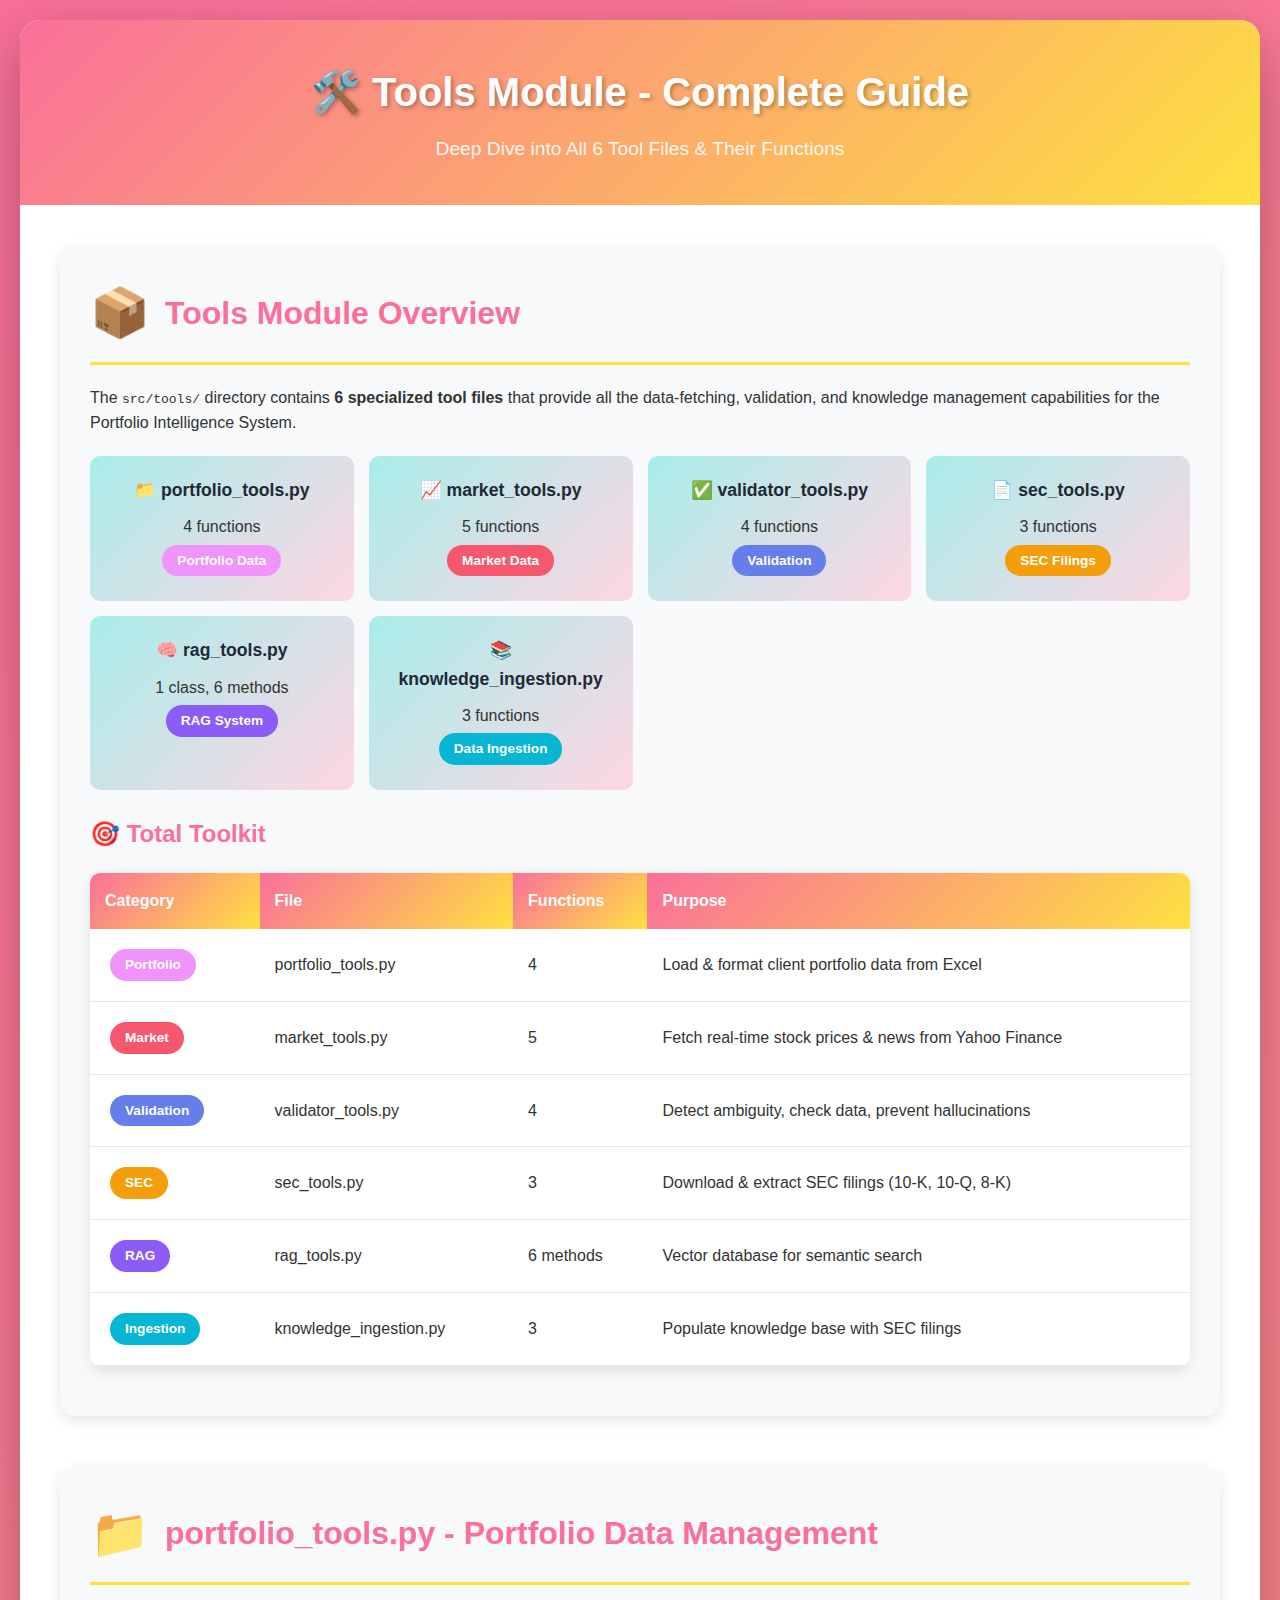
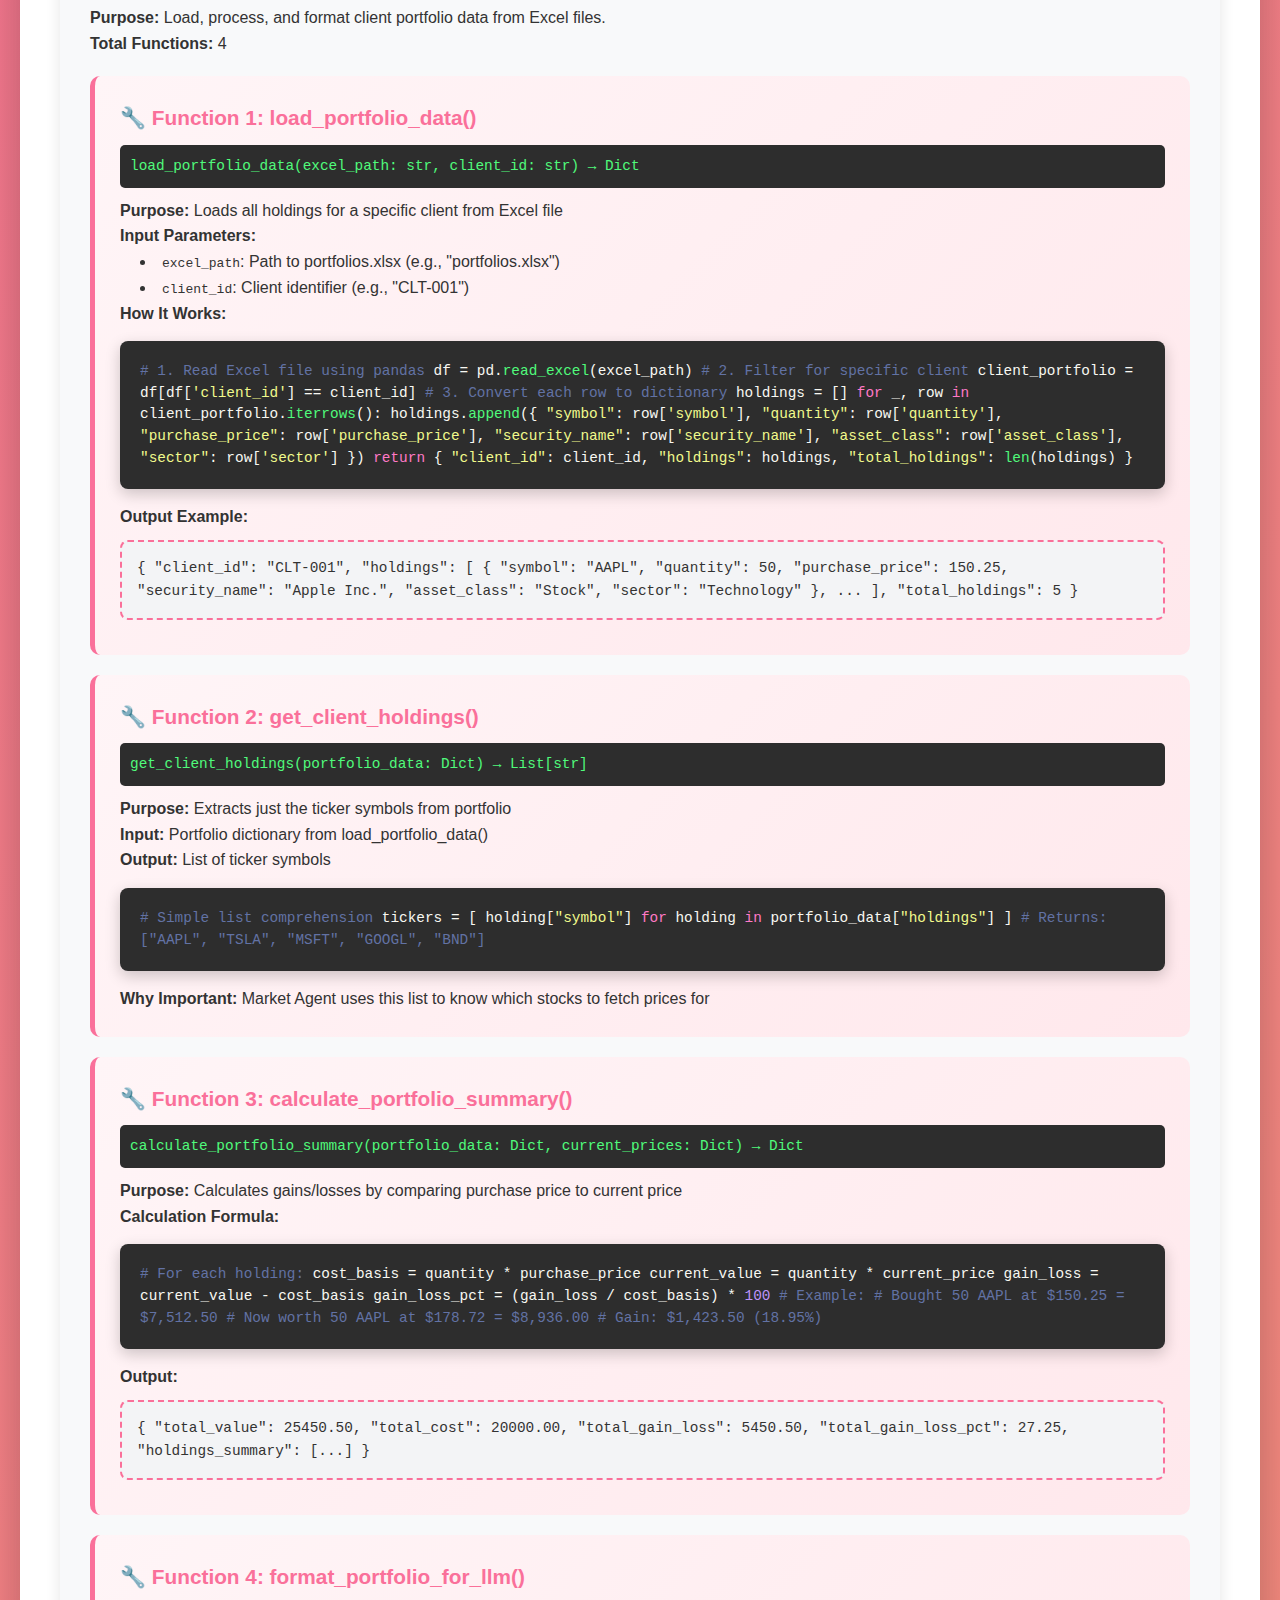
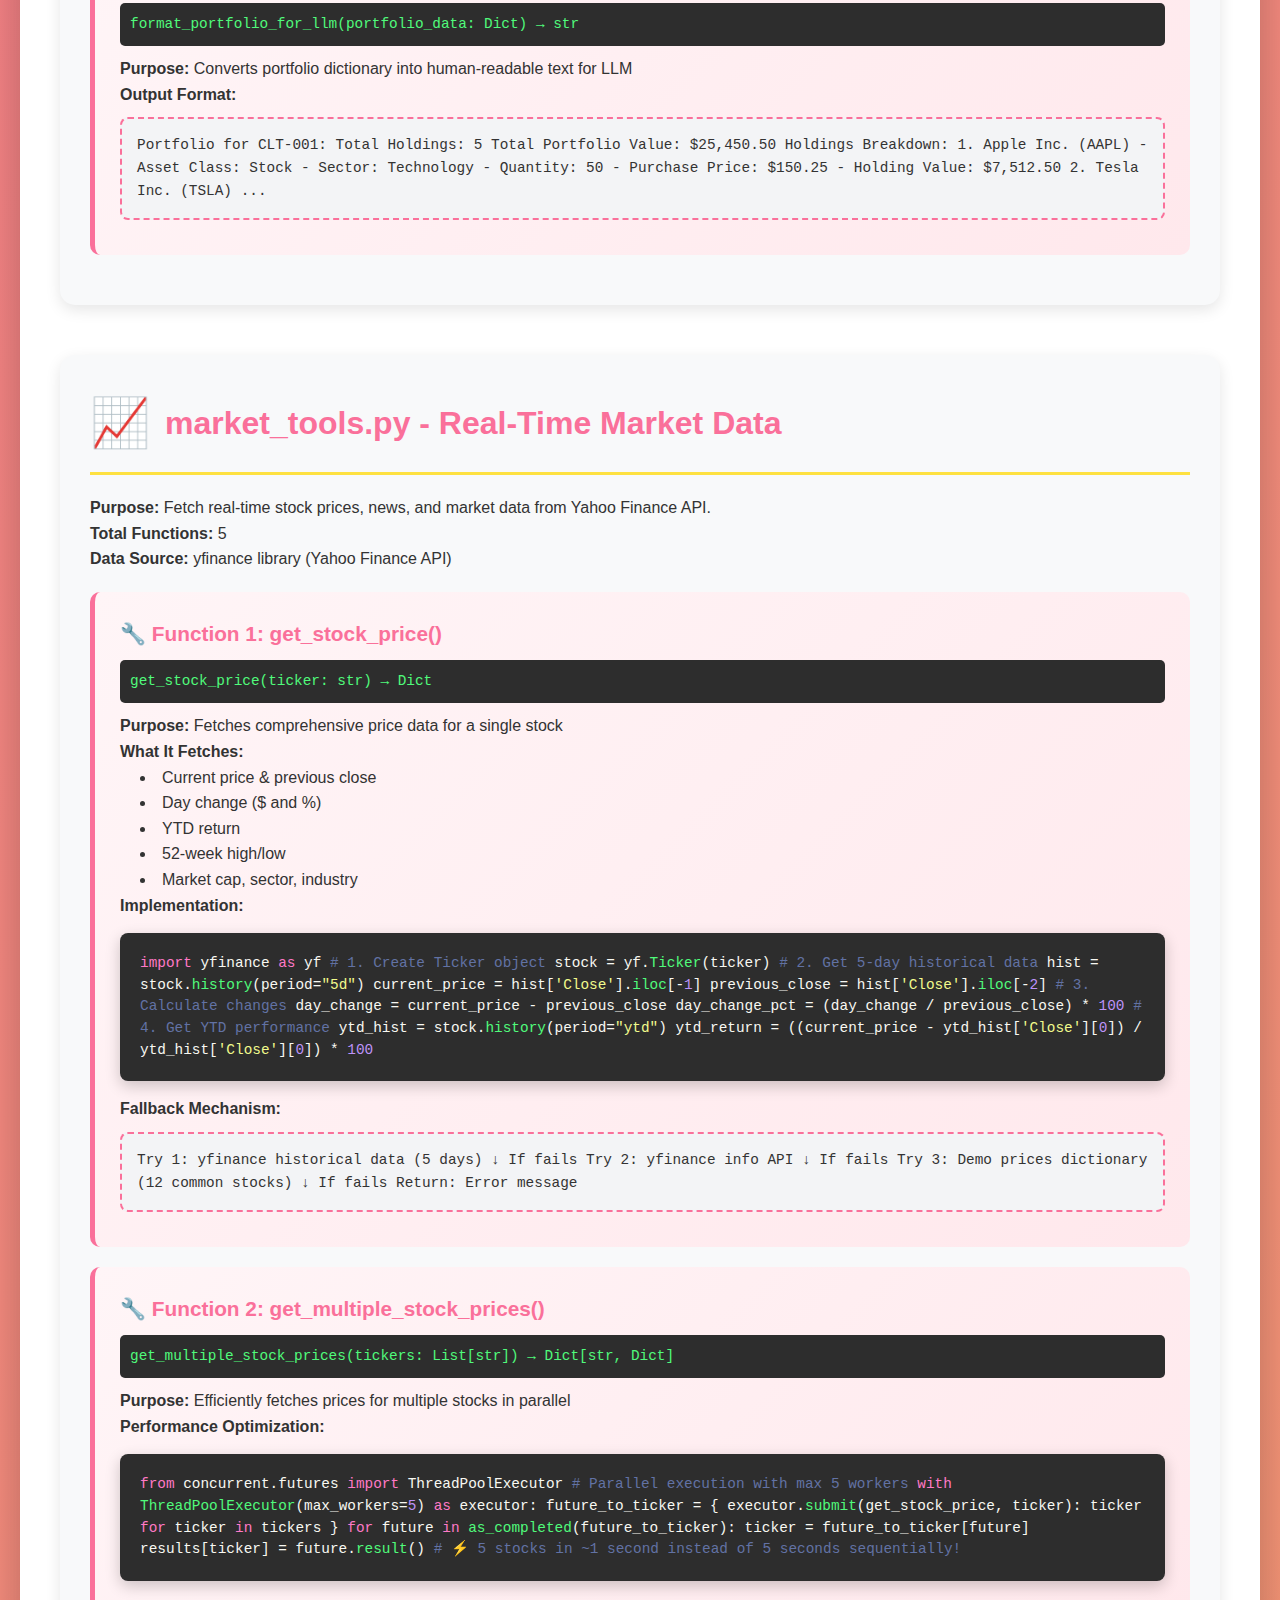
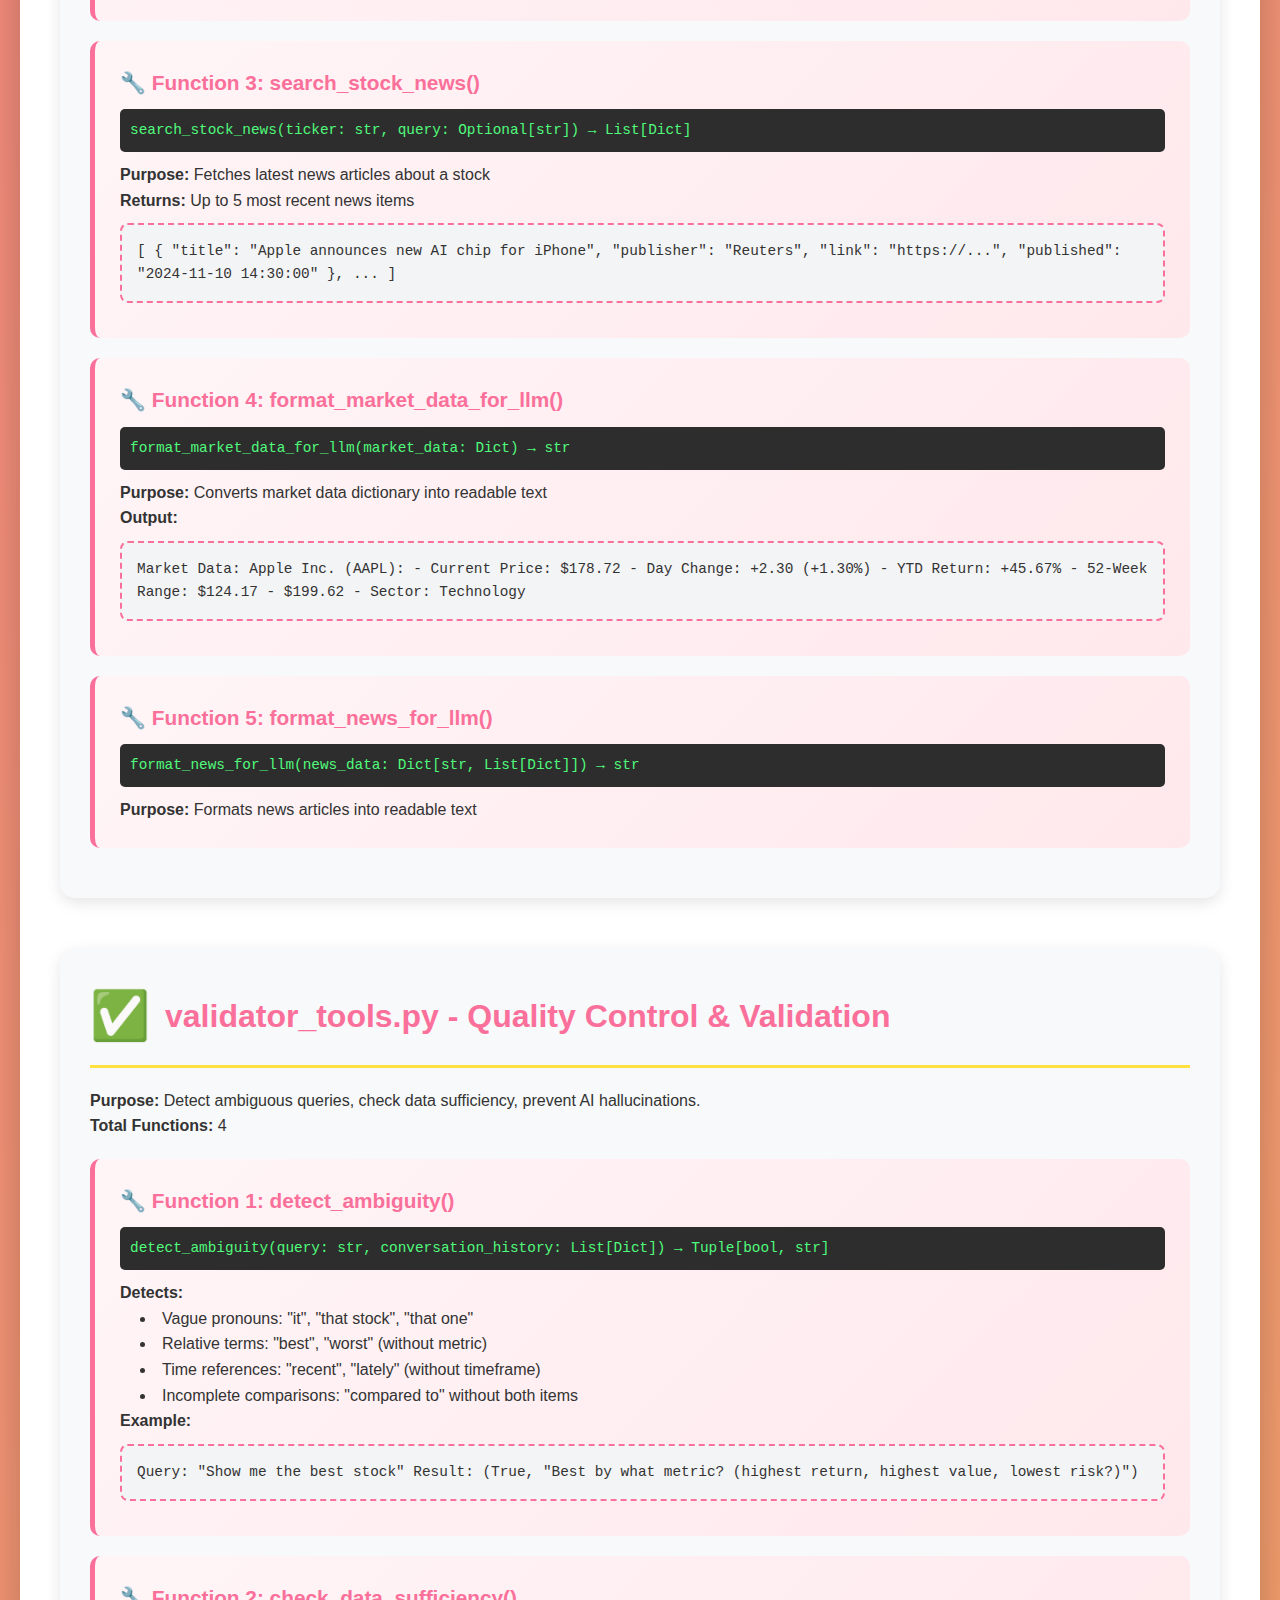
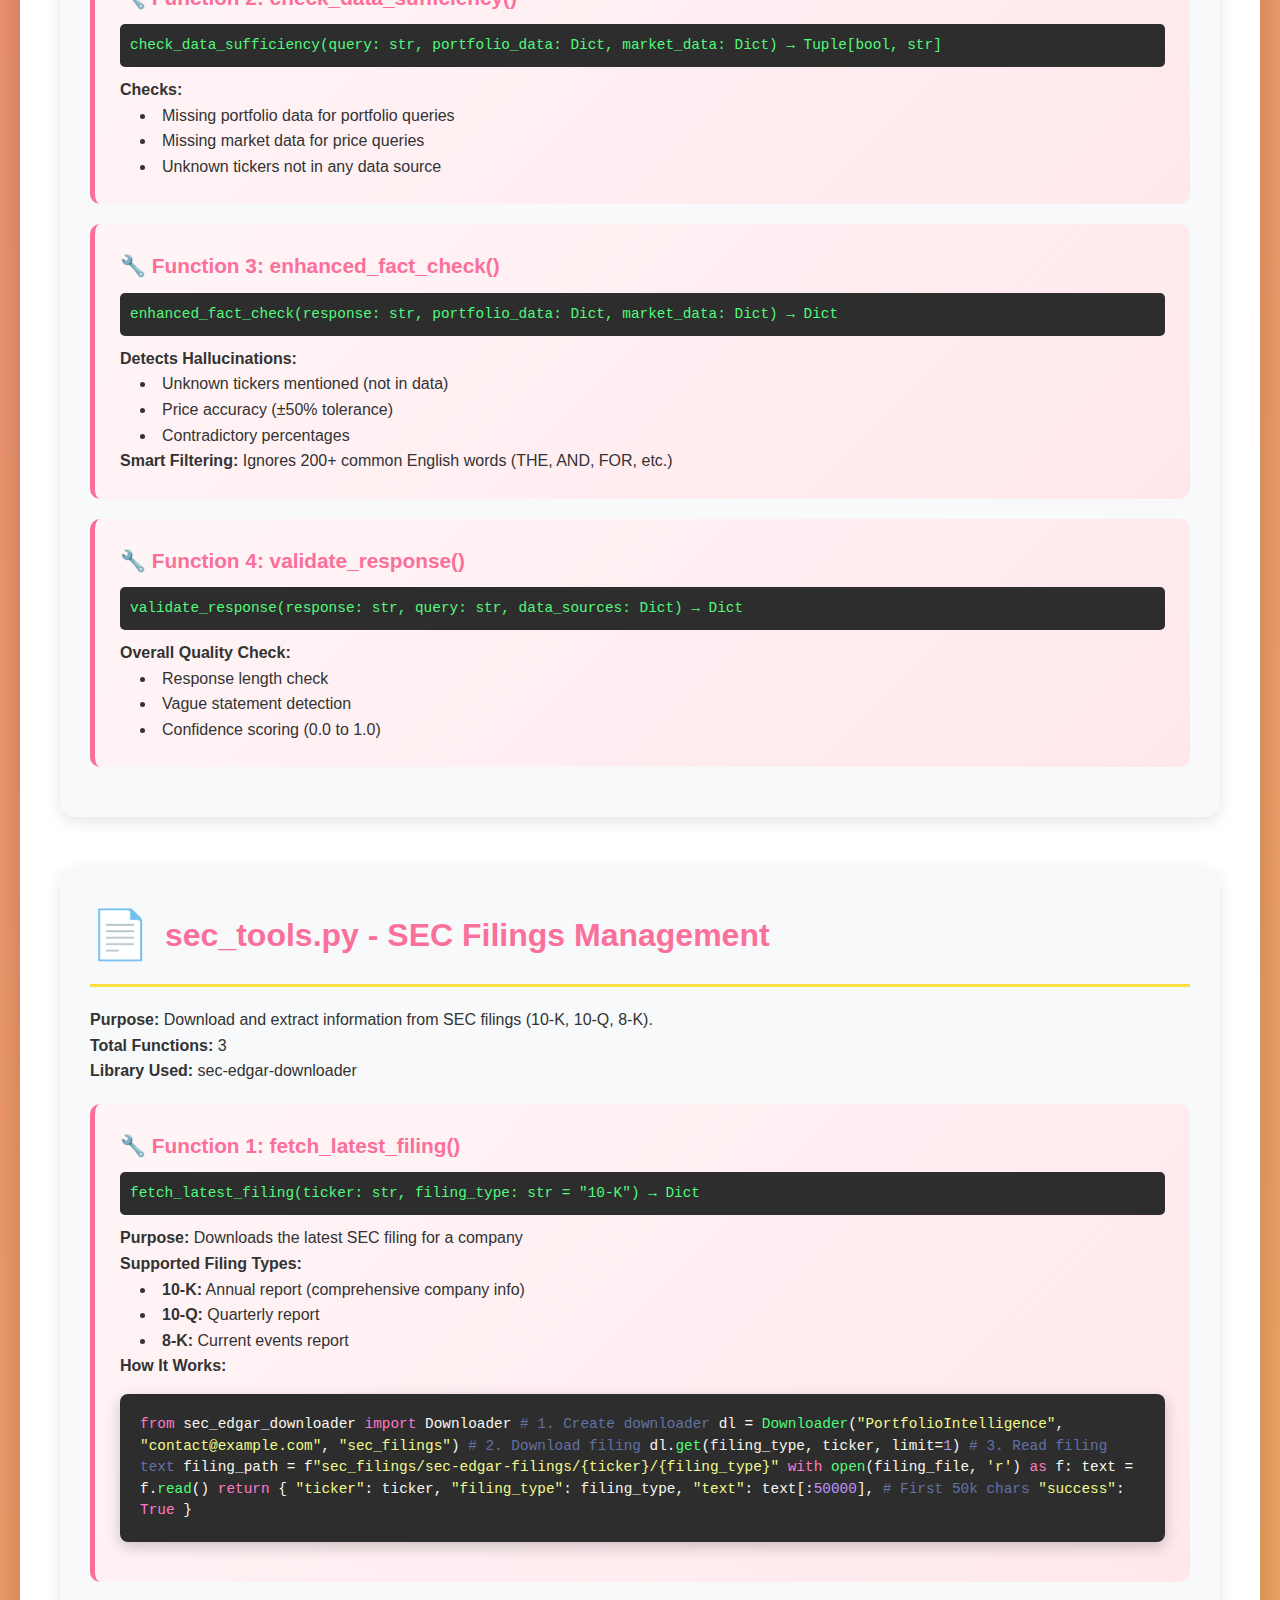
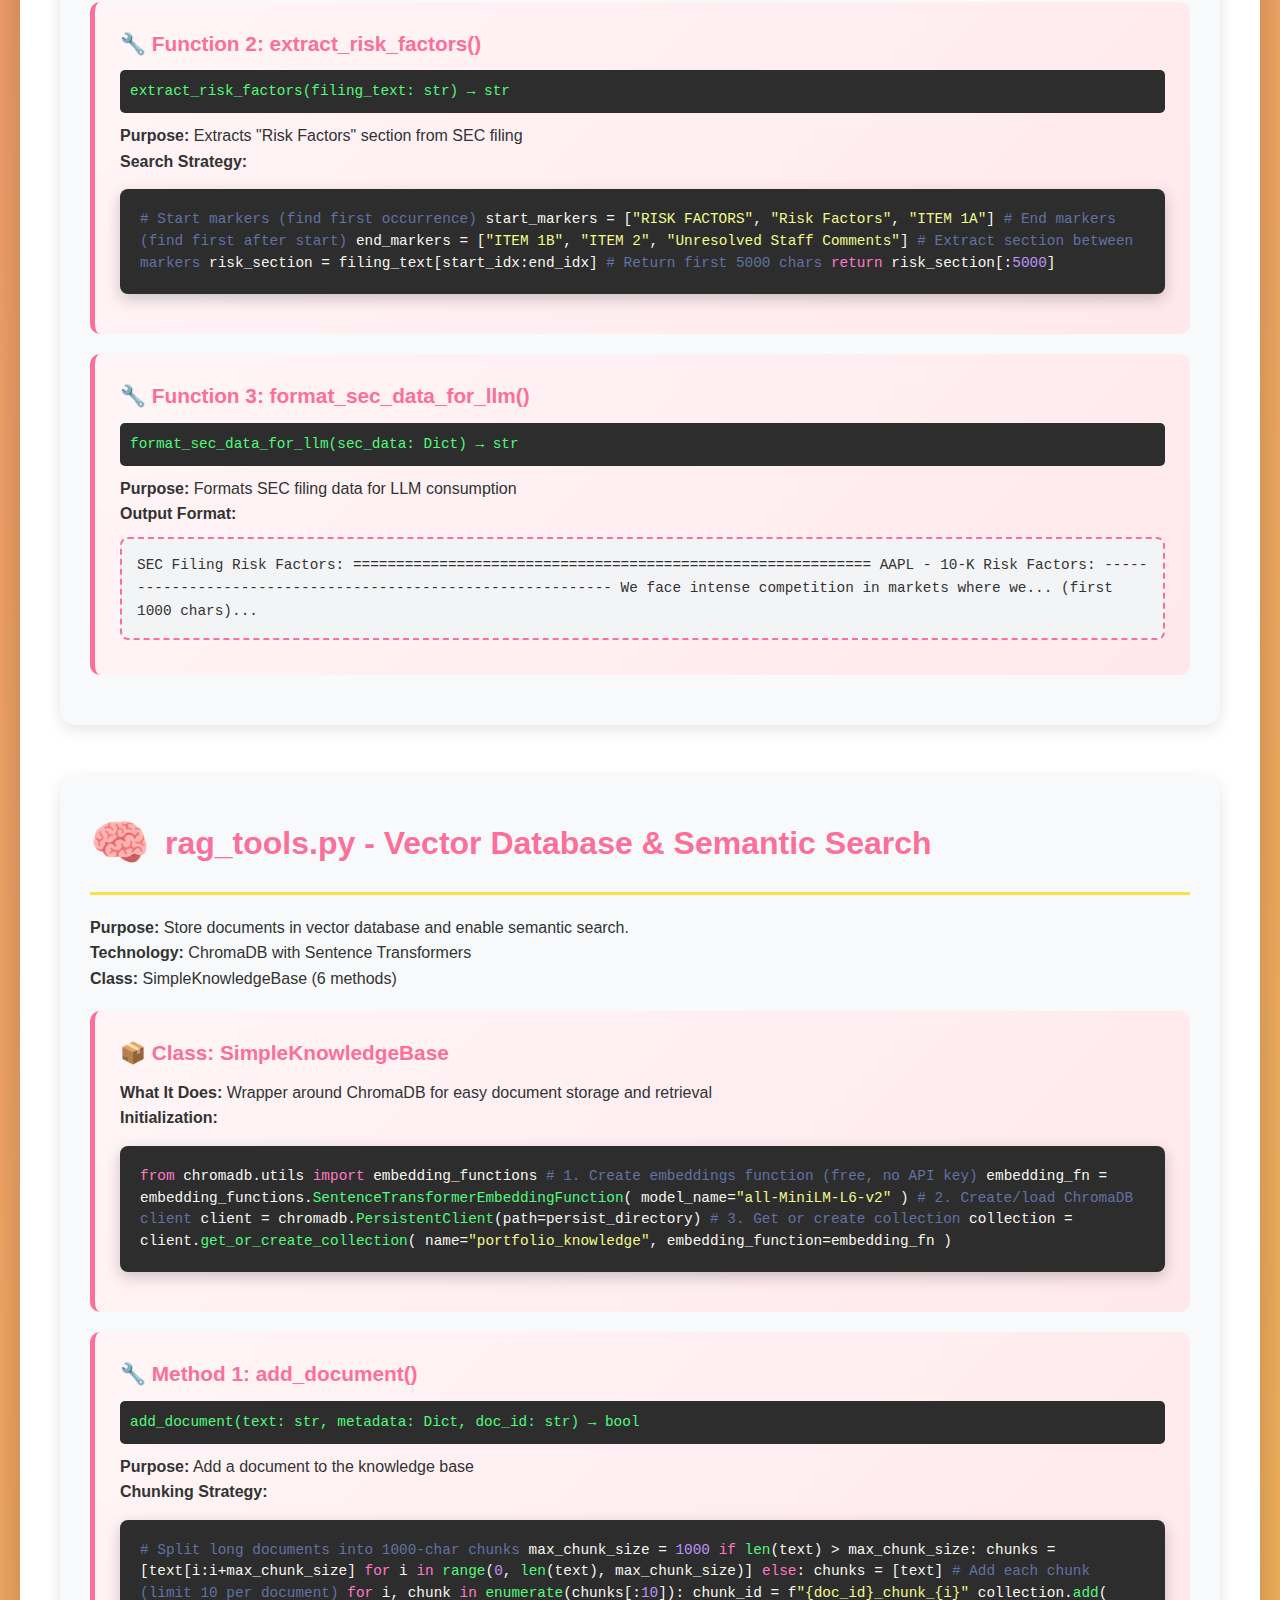
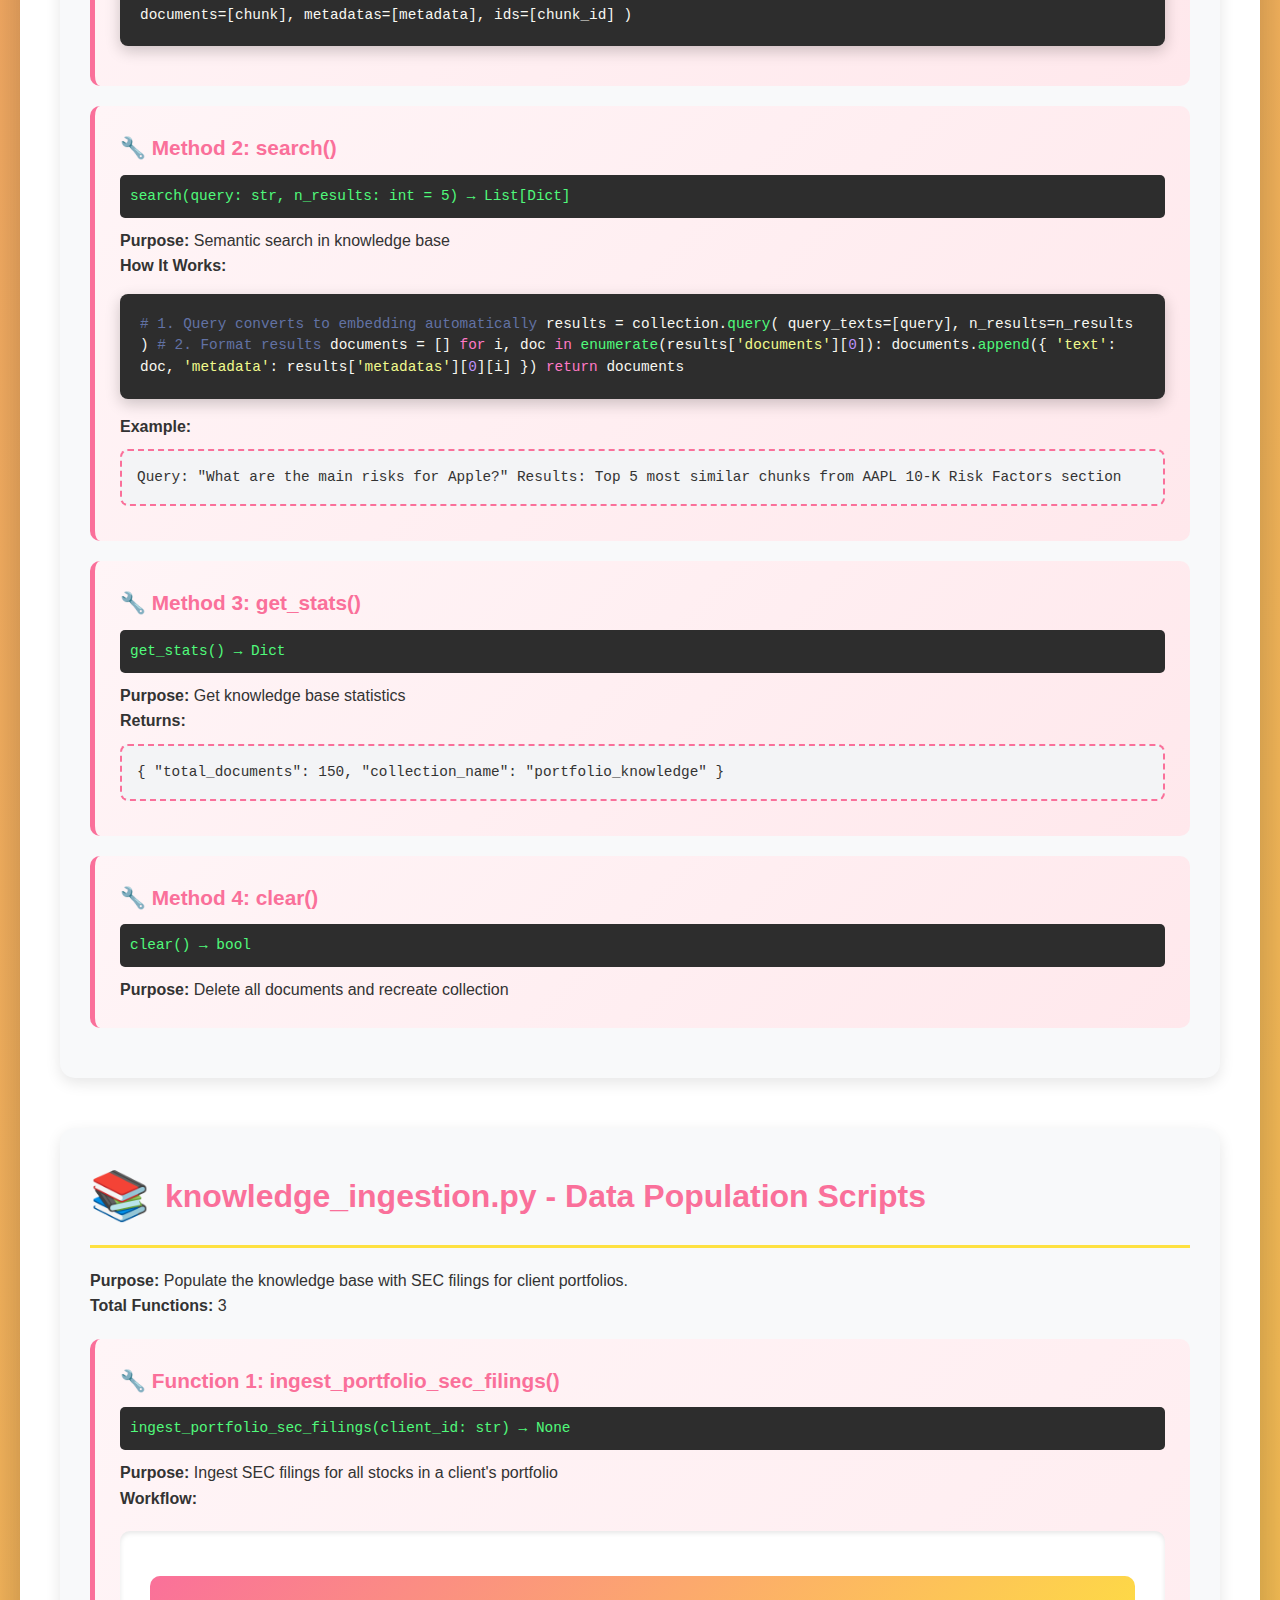
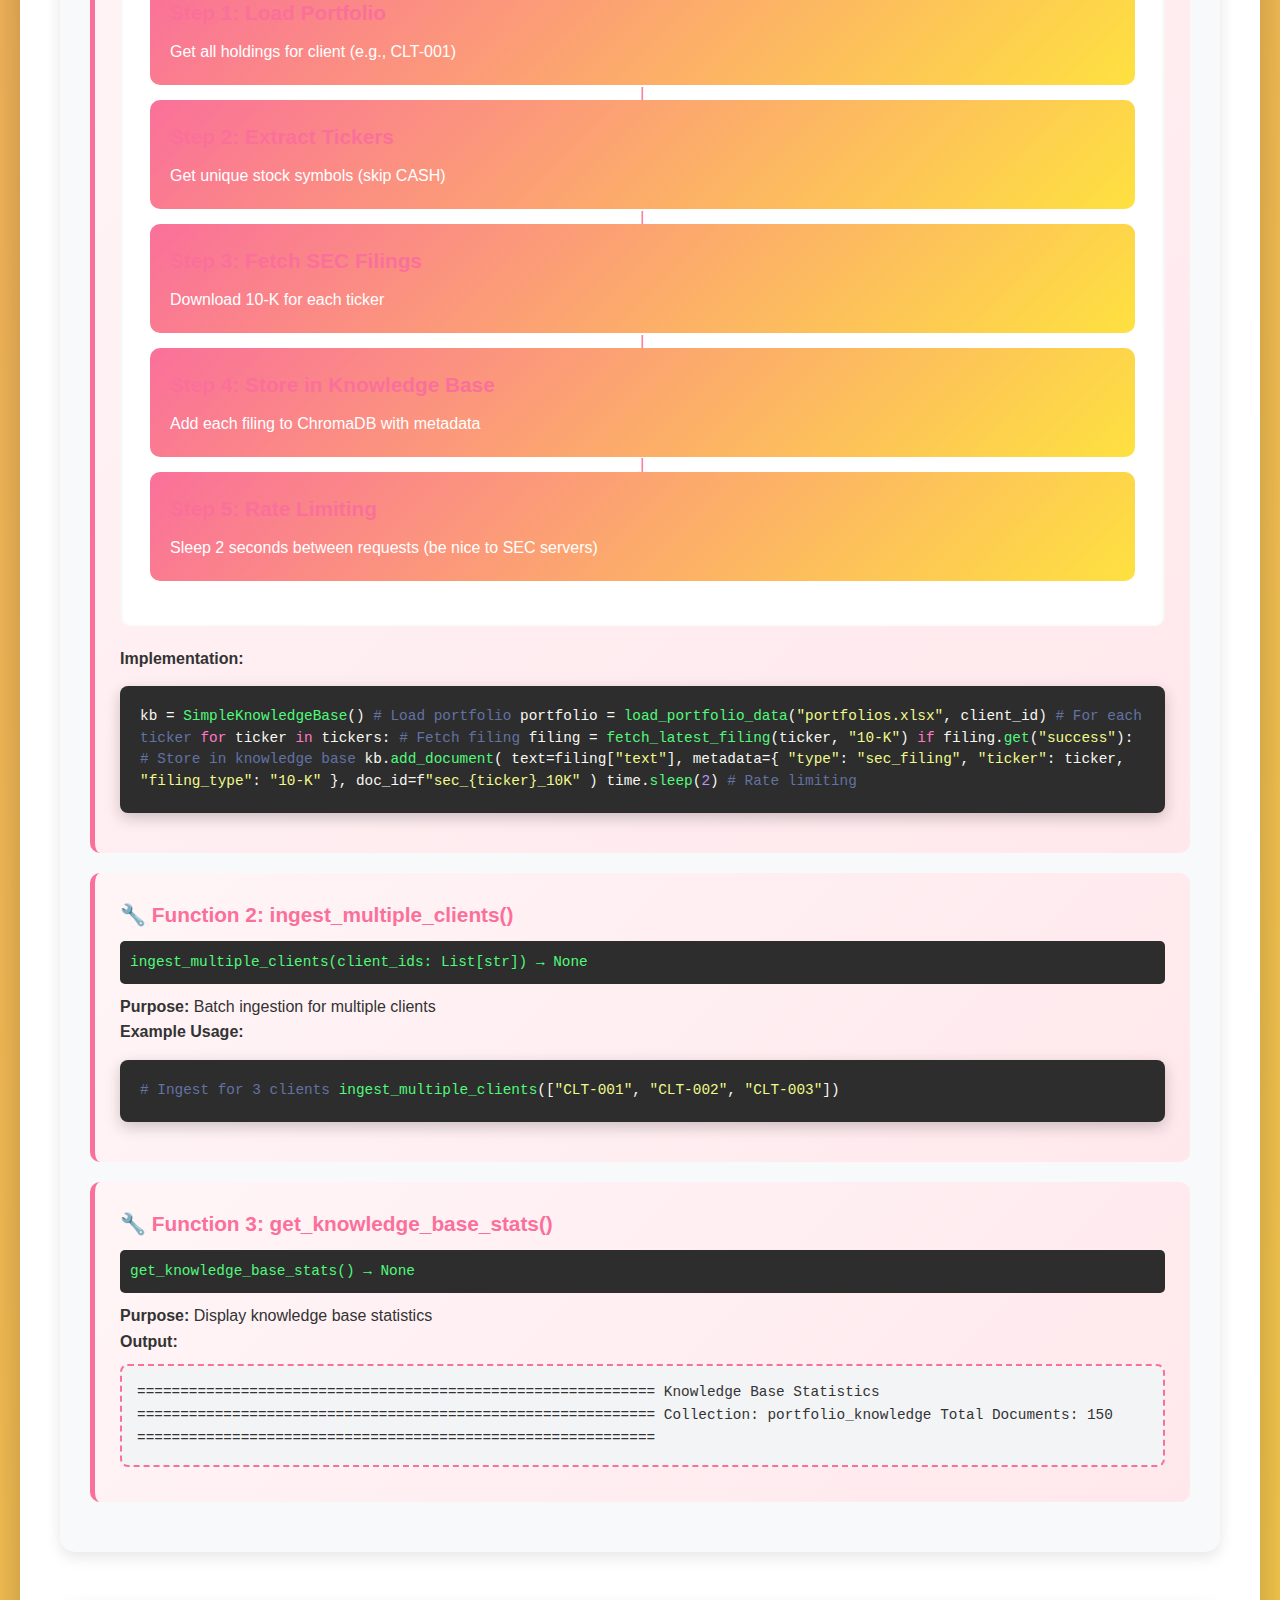
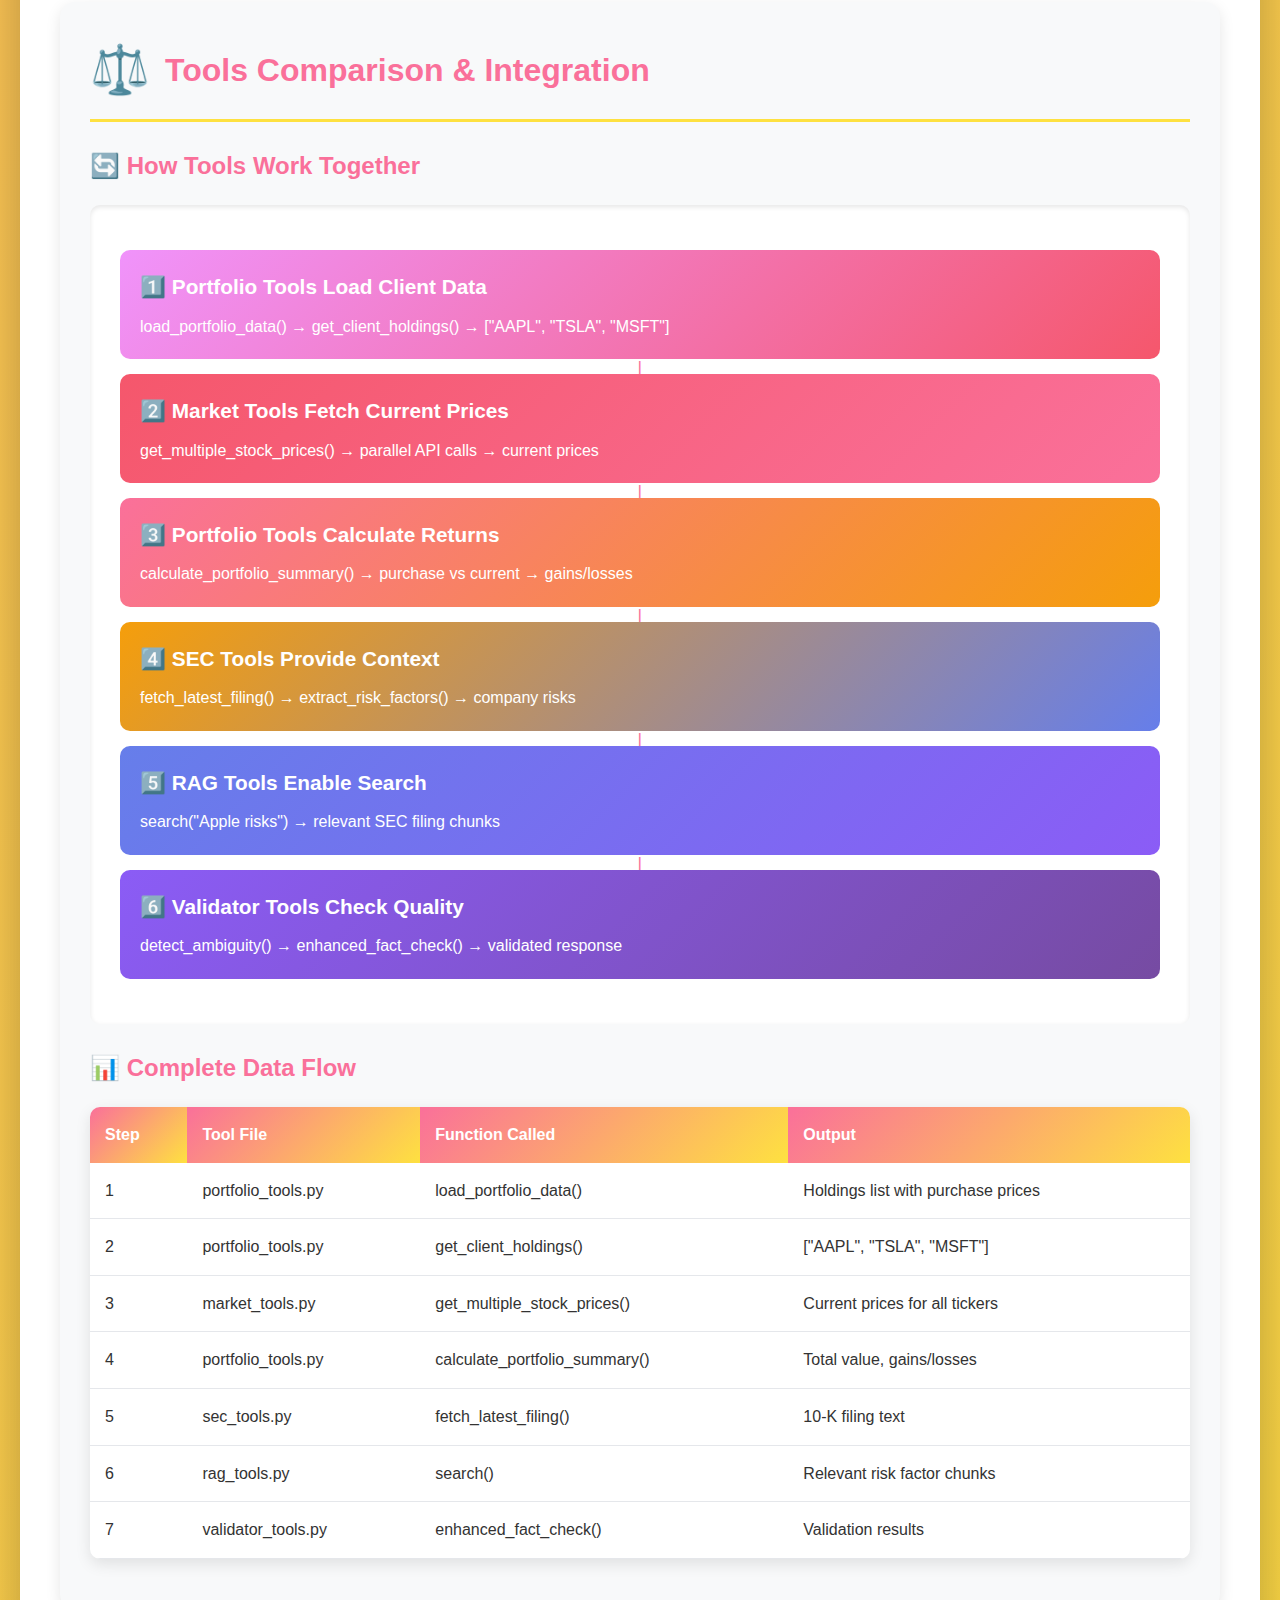
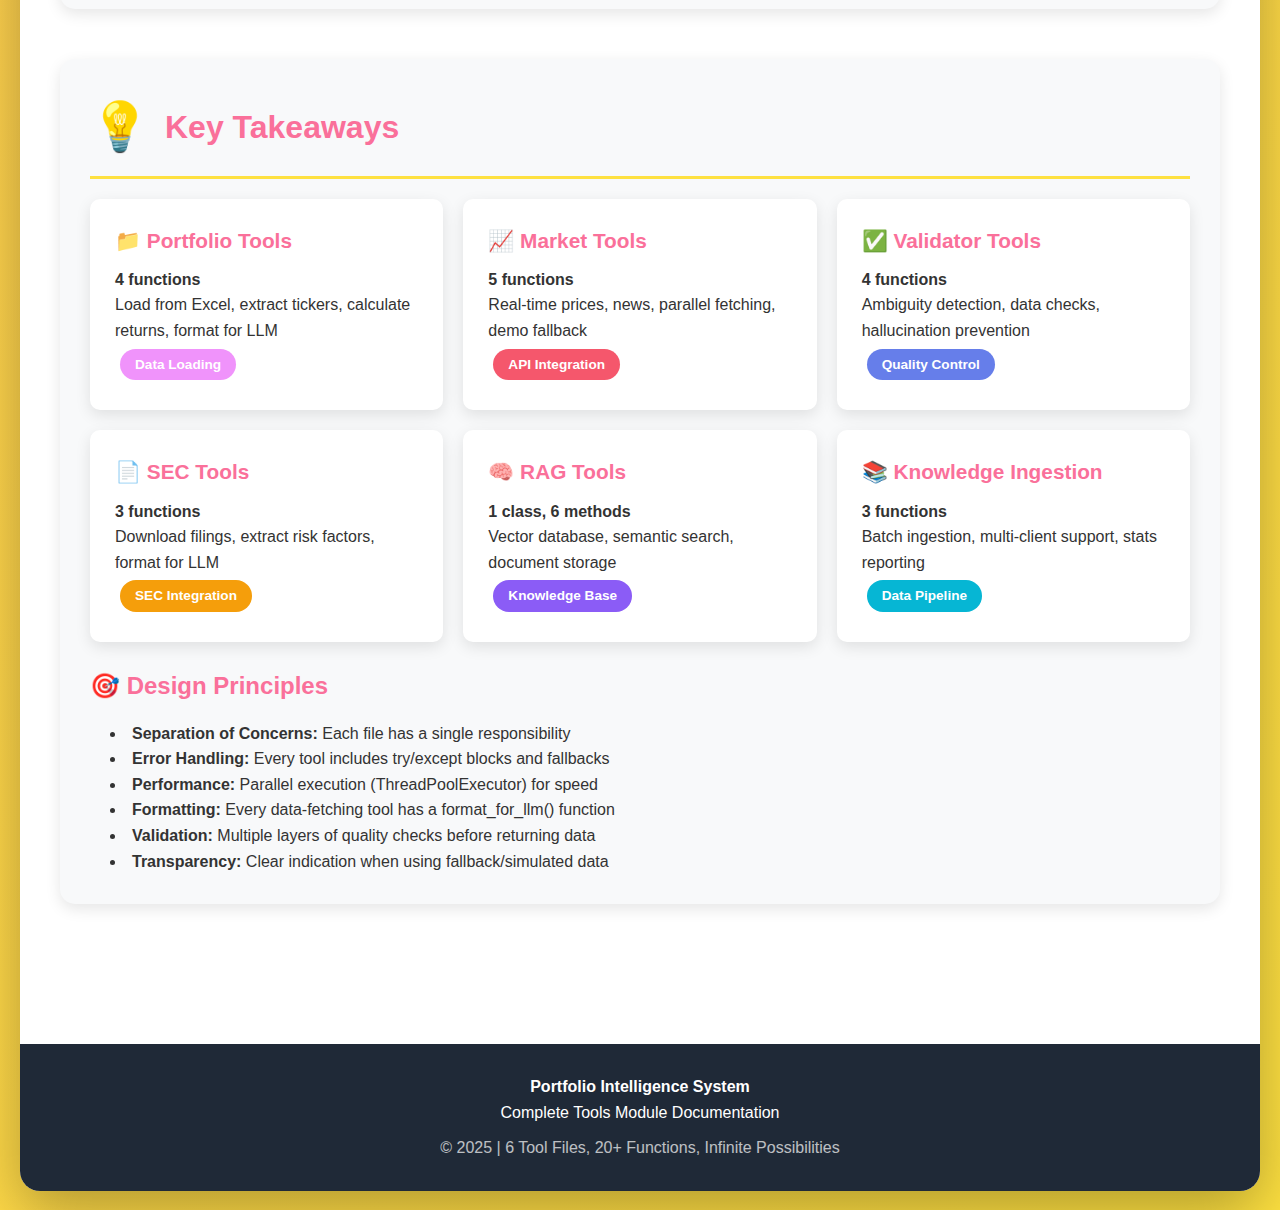
<file: tools_module_explanation.html>
<!DOCTYPE html>
<html lang="en">
<head>
    <meta charset="UTF-8">
    <meta name="viewport" content="width=device-width, initial-scale=1.0">
    <title>Tools Module - Complete Guide</title>
    <style>
        * {
            margin: 0;
            padding: 0;
            box-sizing: border-box;
        }

        body {
            font-family: 'Segoe UI', Tahoma, Geneva, Verdana, sans-serif;
            background: linear-gradient(135deg, #fa709a 0%, #fee140 100%);
            color: #333;
            line-height: 1.6;
            padding: 20px;
        }

        .container {
            max-width: 1400px;
            margin: 0 auto;
            background: white;
            border-radius: 20px;
            box-shadow: 0 20px 60px rgba(0,0,0,0.3);
            overflow: hidden;
        }

        header {
            background: linear-gradient(135deg, #fa709a 0%, #fee140 100%);
            color: white;
            padding: 40px;
            text-align: center;
        }

        header h1 {
            font-size: 2.5em;
            margin-bottom: 10px;
            text-shadow: 2px 2px 4px rgba(0,0,0,0.3);
        }

        header p {
            font-size: 1.2em;
            opacity: 0.9;
        }

        .content {
            padding: 40px;
        }

        .section {
            margin-bottom: 50px;
            background: #f8f9fa;
            border-radius: 15px;
            padding: 30px;
            box-shadow: 0 5px 15px rgba(0,0,0,0.1);
        }

        .section h2 {
            color: #fa709a;
            font-size: 2em;
            margin-bottom: 20px;
            padding-bottom: 10px;
            border-bottom: 3px solid #fee140;
            display: flex;
            align-items: center;
            gap: 15px;
        }

        .section h3 {
            color: #fa709a;
            font-size: 1.5em;
            margin: 25px 0 15px 0;
            display: flex;
            align-items: center;
            gap: 10px;
        }

        .icon {
            font-size: 1.5em;
        }

        .tool-card {
            background: linear-gradient(135deg, #fff5f7 0%, #ffe8ec 100%);
            padding: 25px;
            margin: 20px 0;
            border-radius: 10px;
            border-left: 5px solid #fa709a;
            transition: transform 0.3s, box-shadow 0.3s;
        }

        .tool-card:hover {
            transform: translateX(10px);
            box-shadow: 0 10px 25px rgba(250, 112, 154, 0.3);
        }

        .tool-card h4 {
            color: #fa709a;
            margin-bottom: 10px;
            font-size: 1.3em;
        }

        .tool-signature {
            background: #2d2d2d;
            color: #50fa7b;
            padding: 10px;
            border-radius: 5px;
            font-family: 'Courier New', monospace;
            font-size: 0.9em;
            margin: 10px 0;
            overflow-x: auto;
        }

        .code-block {
            background: #2d2d2d;
            color: #f8f8f2;
            padding: 20px;
            border-radius: 8px;
            overflow-x: auto;
            margin: 15px 0;
            font-family: 'Courier New', monospace;
            font-size: 0.9em;
            line-height: 1.5;
            box-shadow: 0 5px 15px rgba(0,0,0,0.2);
        }

        .code-comment {
            color: #6272a4;
        }

        .code-keyword {
            color: #ff79c6;
        }

        .code-function {
            color: #50fa7b;
        }

        .code-string {
            color: #f1fa8c;
        }

        .code-number {
            color: #bd93f9;
        }

        .example-box {
            background: white;
            border-left: 4px solid #fa709a;
            padding: 20px;
            margin: 20px 0;
            border-radius: 5px;
            box-shadow: 0 3px 10px rgba(0,0,0,0.1);
        }

        .example-box h4 {
            color: #fa709a;
            margin-bottom: 10px;
            font-size: 1.2em;
        }

        .feature-grid {
            display: grid;
            grid-template-columns: repeat(auto-fit, minmax(300px, 1fr));
            gap: 20px;
            margin: 20px 0;
        }

        .feature-card {
            background: white;
            padding: 25px;
            border-radius: 10px;
            box-shadow: 0 5px 15px rgba(0,0,0,0.1);
            transition: transform 0.3s, box-shadow 0.3s;
        }

        .feature-card:hover {
            transform: translateY(-5px);
            box-shadow: 0 10px 25px rgba(0,0,0,0.2);
        }

        .feature-card h4 {
            color: #fa709a;
            font-size: 1.3em;
            margin-bottom: 10px;
        }

        .badge {
            display: inline-block;
            padding: 5px 15px;
            border-radius: 20px;
            font-size: 0.85em;
            font-weight: bold;
            margin: 5px;
        }

        .badge-portfolio {
            background: #f093fb;
            color: white;
        }

        .badge-market {
            background: #f5576c;
            color: white;
        }

        .badge-validator {
            background: #667eea;
            color: white;
        }

        .badge-sec {
            background: #f59e0b;
            color: white;
        }

        .badge-rag {
            background: #8b5cf6;
            color: white;
        }

        .badge-knowledge {
            background: #06b6d4;
            color: white;
        }

        table {
            width: 100%;
            border-collapse: collapse;
            margin: 20px 0;
            background: white;
            border-radius: 10px;
            overflow: hidden;
            box-shadow: 0 5px 15px rgba(0,0,0,0.1);
        }

        th {
            background: linear-gradient(135deg, #fa709a 0%, #fee140 100%);
            color: white;
            padding: 15px;
            text-align: left;
            font-weight: bold;
        }

        td {
            padding: 15px;
            border-bottom: 1px solid #e5e7eb;
        }

        tr:hover {
            background: #fff5f7;
        }

        .data-box {
            background: #f3f4f6;
            border: 2px dashed #fa709a;
            padding: 15px;
            margin: 10px 0;
            border-radius: 8px;
            font-family: 'Courier New', monospace;
            font-size: 0.9em;
        }

        footer {
            background: #1f2937;
            color: white;
            text-align: center;
            padding: 30px;
            margin-top: 50px;
        }

        .highlight {
            background: #fef3c7;
            padding: 2px 6px;
            border-radius: 3px;
            font-weight: bold;
        }

        .workflow-diagram {
            background: white;
            border-radius: 10px;
            padding: 30px;
            margin: 20px 0;
            box-shadow: inset 0 2px 5px rgba(0,0,0,0.1);
        }

        .flow-step {
            background: linear-gradient(135deg, #fa709a 0%, #fee140 100%);
            color: white;
            padding: 20px;
            margin: 15px 0;
            border-radius: 10px;
            position: relative;
            transition: transform 0.3s, box-shadow 0.3s;
            cursor: pointer;
        }

        .flow-step:hover {
            transform: translateY(-5px);
            box-shadow: 0 10px 25px rgba(250, 112, 154, 0.4);
        }

        .flow-step::after {
            content: '↓';
            position: absolute;
            bottom: -35px;
            left: 50%;
            transform: translateX(-50%);
            font-size: 2em;
            color: #fa709a;
        }

        .flow-step:last-child::after {
            content: '';
        }

        .flow-step h4 {
            font-size: 1.3em;
            margin-bottom: 10px;
        }

        @keyframes fadeIn {
            from { opacity: 0; transform: translateY(20px); }
            to { opacity: 1; transform: translateY(0); }
        }

        .section {
            animation: fadeIn 0.6s ease-out;
        }

        .module-overview {
            display: grid;
            grid-template-columns: repeat(auto-fit, minmax(250px, 1fr));
            gap: 15px;
            margin: 20px 0;
        }

        .module-box {
            background: linear-gradient(135deg, #a8edea 0%, #fed6e3 100%);
            padding: 20px;
            border-radius: 10px;
            text-align: center;
            transition: transform 0.3s;
        }

        .module-box:hover {
            transform: scale(1.05);
        }

        .module-box h5 {
            color: #1f2937;
            font-size: 1.1em;
            margin-bottom: 10px;
        }
    </style>
</head>
<body>
    <div class="container">
        <header>
            <h1>🛠️ Tools Module - Complete Guide</h1>
            <p>Deep Dive into All 6 Tool Files & Their Functions</p>
        </header>

        <div class="content">
            <!-- MODULE OVERVIEW -->
            <div class="section">
                <h2><span class="icon">📦</span> Tools Module Overview</h2>
                <p>The <code>src/tools/</code> directory contains <strong>6 specialized tool files</strong> that provide all the data-fetching, validation, and knowledge management capabilities for the Portfolio Intelligence System.</p>

                <div class="module-overview">
                    <div class="module-box">
                        <h5>📁 portfolio_tools.py</h5>
                        <p>4 functions</p>
                        <span class="badge badge-portfolio">Portfolio Data</span>
                    </div>
                    <div class="module-box">
                        <h5>📈 market_tools.py</h5>
                        <p>5 functions</p>
                        <span class="badge badge-market">Market Data</span>
                    </div>
                    <div class="module-box">
                        <h5>✅ validator_tools.py</h5>
                        <p>4 functions</p>
                        <span class="badge badge-validator">Validation</span>
                    </div>
                    <div class="module-box">
                        <h5>📄 sec_tools.py</h5>
                        <p>3 functions</p>
                        <span class="badge badge-sec">SEC Filings</span>
                    </div>
                    <div class="module-box">
                        <h5>🧠 rag_tools.py</h5>
                        <p>1 class, 6 methods</p>
                        <span class="badge badge-rag">RAG System</span>
                    </div>
                    <div class="module-box">
                        <h5>📚 knowledge_ingestion.py</h5>
                        <p>3 functions</p>
                        <span class="badge badge-knowledge">Data Ingestion</span>
                    </div>
                </div>

                <h3>🎯 Total Toolkit</h3>
                <table>
                    <thead>
                        <tr>
                            <th>Category</th>
                            <th>File</th>
                            <th>Functions</th>
                            <th>Purpose</th>
                        </tr>
                    </thead>
                    <tbody>
                        <tr>
                            <td><span class="badge badge-portfolio">Portfolio</span></td>
                            <td>portfolio_tools.py</td>
                            <td>4</td>
                            <td>Load & format client portfolio data from Excel</td>
                        </tr>
                        <tr>
                            <td><span class="badge badge-market">Market</span></td>
                            <td>market_tools.py</td>
                            <td>5</td>
                            <td>Fetch real-time stock prices & news from Yahoo Finance</td>
                        </tr>
                        <tr>
                            <td><span class="badge badge-validator">Validation</span></td>
                            <td>validator_tools.py</td>
                            <td>4</td>
                            <td>Detect ambiguity, check data, prevent hallucinations</td>
                        </tr>
                        <tr>
                            <td><span class="badge badge-sec">SEC</span></td>
                            <td>sec_tools.py</td>
                            <td>3</td>
                            <td>Download & extract SEC filings (10-K, 10-Q, 8-K)</td>
                        </tr>
                        <tr>
                            <td><span class="badge badge-rag">RAG</span></td>
                            <td>rag_tools.py</td>
                            <td>6 methods</td>
                            <td>Vector database for semantic search</td>
                        </tr>
                        <tr>
                            <td><span class="badge badge-knowledge">Ingestion</span></td>
                            <td>knowledge_ingestion.py</td>
                            <td>3</td>
                            <td>Populate knowledge base with SEC filings</td>
                        </tr>
                    </tbody>
                </table>
            </div>

            <!-- PORTFOLIO TOOLS -->
            <div class="section">
                <h2><span class="icon">📁</span> portfolio_tools.py - Portfolio Data Management</h2>
                <p><strong>Purpose:</strong> Load, process, and format client portfolio data from Excel files.</p>
                <p><strong>Total Functions:</strong> 4</p>

                <div class="tool-card">
                    <h4>🔧 Function 1: load_portfolio_data()</h4>
                    <div class="tool-signature">
load_portfolio_data(excel_path: str, client_id: str) → Dict
                    </div>
                    <p><strong>Purpose:</strong> Loads all holdings for a specific client from Excel file</p>
                    <p><strong>Input Parameters:</strong></p>
                    <ul style="list-style-position: inside; margin-left: 20px;">
                        <li><code>excel_path</code>: Path to portfolios.xlsx (e.g., "portfolios.xlsx")</li>
                        <li><code>client_id</code>: Client identifier (e.g., "CLT-001")</li>
                    </ul>
                    <p><strong>How It Works:</strong></p>
                    <div class="code-block">
<span class="code-comment"># 1. Read Excel file using pandas</span>
df = pd.<span class="code-function">read_excel</span>(excel_path)

<span class="code-comment"># 2. Filter for specific client</span>
client_portfolio = df[df[<span class="code-string">'client_id'</span>] == client_id]

<span class="code-comment"># 3. Convert each row to dictionary</span>
holdings = []
<span class="code-keyword">for</span> _, row <span class="code-keyword">in</span> client_portfolio.<span class="code-function">iterrows</span>():
    holdings.<span class="code-function">append</span>({
        <span class="code-string">"symbol"</span>: row[<span class="code-string">'symbol'</span>],
        <span class="code-string">"quantity"</span>: row[<span class="code-string">'quantity'</span>],
        <span class="code-string">"purchase_price"</span>: row[<span class="code-string">'purchase_price'</span>],
        <span class="code-string">"security_name"</span>: row[<span class="code-string">'security_name'</span>],
        <span class="code-string">"asset_class"</span>: row[<span class="code-string">'asset_class'</span>],
        <span class="code-string">"sector"</span>: row[<span class="code-string">'sector'</span>]
    })

<span class="code-keyword">return</span> {
    <span class="code-string">"client_id"</span>: client_id,
    <span class="code-string">"holdings"</span>: holdings,
    <span class="code-string">"total_holdings"</span>: <span class="code-function">len</span>(holdings)
}
                    </div>
                    <p><strong>Output Example:</strong></p>
                    <div class="data-box">
{
    "client_id": "CLT-001",
    "holdings": [
        {
            "symbol": "AAPL",
            "quantity": 50,
            "purchase_price": 150.25,
            "security_name": "Apple Inc.",
            "asset_class": "Stock",
            "sector": "Technology"
        },
        ...
    ],
    "total_holdings": 5
}
                    </div>
                </div>

                <div class="tool-card">
                    <h4>🔧 Function 2: get_client_holdings()</h4>
                    <div class="tool-signature">
get_client_holdings(portfolio_data: Dict) → List[str]
                    </div>
                    <p><strong>Purpose:</strong> Extracts just the ticker symbols from portfolio</p>
                    <p><strong>Input:</strong> Portfolio dictionary from load_portfolio_data()</p>
                    <p><strong>Output:</strong> List of ticker symbols</p>
                    <div class="code-block">
<span class="code-comment"># Simple list comprehension</span>
tickers = [
    holding[<span class="code-string">"symbol"</span>] 
    <span class="code-keyword">for</span> holding <span class="code-keyword">in</span> portfolio_data[<span class="code-string">"holdings"</span>]
]

<span class="code-comment"># Returns: ["AAPL", "TSLA", "MSFT", "GOOGL", "BND"]</span>
                    </div>
                    <p><strong>Why Important:</strong> Market Agent uses this list to know which stocks to fetch prices for</p>
                </div>

                <div class="tool-card">
                    <h4>🔧 Function 3: calculate_portfolio_summary()</h4>
                    <div class="tool-signature">
calculate_portfolio_summary(portfolio_data: Dict, current_prices: Dict) → Dict
                    </div>
                    <p><strong>Purpose:</strong> Calculates gains/losses by comparing purchase price to current price</p>
                    <p><strong>Calculation Formula:</strong></p>
                    <div class="code-block">
<span class="code-comment"># For each holding:</span>
cost_basis = quantity * purchase_price
current_value = quantity * current_price

gain_loss = current_value - cost_basis
gain_loss_pct = (gain_loss / cost_basis) * <span class="code-number">100</span>

<span class="code-comment"># Example:</span>
<span class="code-comment"># Bought 50 AAPL at $150.25 = $7,512.50</span>
<span class="code-comment"># Now worth 50 AAPL at $178.72 = $8,936.00</span>
<span class="code-comment"># Gain: $1,423.50 (18.95%)</span>
                    </div>
                    <p><strong>Output:</strong></p>
                    <div class="data-box">
{
    "total_value": 25450.50,
    "total_cost": 20000.00,
    "total_gain_loss": 5450.50,
    "total_gain_loss_pct": 27.25,
    "holdings_summary": [...]
}
                    </div>
                </div>

                <div class="tool-card">
                    <h4>🔧 Function 4: format_portfolio_for_llm()</h4>
                    <div class="tool-signature">
format_portfolio_for_llm(portfolio_data: Dict) → str
                    </div>
                    <p><strong>Purpose:</strong> Converts portfolio dictionary into human-readable text for LLM</p>
                    <p><strong>Output Format:</strong></p>
                    <div class="data-box">
Portfolio for CLT-001:

Total Holdings: 5
Total Portfolio Value: $25,450.50

Holdings Breakdown:
1. Apple Inc. (AAPL)
   - Asset Class: Stock
   - Sector: Technology
   - Quantity: 50
   - Purchase Price: $150.25
   - Holding Value: $7,512.50

2. Tesla Inc. (TSLA)
   ...
                    </div>
                </div>
            </div>

            <!-- MARKET TOOLS -->
            <div class="section">
                <h2><span class="icon">📈</span> market_tools.py - Real-Time Market Data</h2>
                <p><strong>Purpose:</strong> Fetch real-time stock prices, news, and market data from Yahoo Finance API.</p>
                <p><strong>Total Functions:</strong> 5</p>
                <p><strong>Data Source:</strong> yfinance library (Yahoo Finance API)</p>

                <div class="tool-card">
                    <h4>🔧 Function 1: get_stock_price()</h4>
                    <div class="tool-signature">
get_stock_price(ticker: str) → Dict
                    </div>
                    <p><strong>Purpose:</strong> Fetches comprehensive price data for a single stock</p>
                    <p><strong>What It Fetches:</strong></p>
                    <ul style="list-style-position: inside; margin-left: 20px;">
                        <li>Current price & previous close</li>
                        <li>Day change ($ and %)</li>
                        <li>YTD return</li>
                        <li>52-week high/low</li>
                        <li>Market cap, sector, industry</li>
                    </ul>
                    <p><strong>Implementation:</strong></p>
                    <div class="code-block">
<span class="code-keyword">import</span> yfinance <span class="code-keyword">as</span> yf

<span class="code-comment"># 1. Create Ticker object</span>
stock = yf.<span class="code-function">Ticker</span>(ticker)

<span class="code-comment"># 2. Get 5-day historical data</span>
hist = stock.<span class="code-function">history</span>(period=<span class="code-string">"5d"</span>)
current_price = hist[<span class="code-string">'Close'</span>].<span class="code-function">iloc</span>[-<span class="code-number">1</span>]
previous_close = hist[<span class="code-string">'Close'</span>].<span class="code-function">iloc</span>[-<span class="code-number">2</span>]

<span class="code-comment"># 3. Calculate changes</span>
day_change = current_price - previous_close
day_change_pct = (day_change / previous_close) * <span class="code-number">100</span>

<span class="code-comment"># 4. Get YTD performance</span>
ytd_hist = stock.<span class="code-function">history</span>(period=<span class="code-string">"ytd"</span>)
ytd_return = ((current_price - ytd_hist[<span class="code-string">'Close'</span>][<span class="code-number">0</span>]) / ytd_hist[<span class="code-string">'Close'</span>][<span class="code-number">0</span>]) * <span class="code-number">100</span>
                    </div>
                    <p><strong>Fallback Mechanism:</strong></p>
                    <div class="data-box">
Try 1: yfinance historical data (5 days)
  ↓ If fails
Try 2: yfinance info API
  ↓ If fails
Try 3: Demo prices dictionary (12 common stocks)
  ↓ If fails
Return: Error message
                    </div>
                </div>

                <div class="tool-card">
                    <h4>🔧 Function 2: get_multiple_stock_prices()</h4>
                    <div class="tool-signature">
get_multiple_stock_prices(tickers: List[str]) → Dict[str, Dict]
                    </div>
                    <p><strong>Purpose:</strong> Efficiently fetches prices for multiple stocks in parallel</p>
                    <p><strong>Performance Optimization:</strong></p>
                    <div class="code-block">
<span class="code-keyword">from</span> concurrent.futures <span class="code-keyword">import</span> ThreadPoolExecutor

<span class="code-comment"># Parallel execution with max 5 workers</span>
<span class="code-keyword">with</span> <span class="code-function">ThreadPoolExecutor</span>(max_workers=<span class="code-number">5</span>) <span class="code-keyword">as</span> executor:
    future_to_ticker = {
        executor.<span class="code-function">submit</span>(get_stock_price, ticker): ticker 
        <span class="code-keyword">for</span> ticker <span class="code-keyword">in</span> tickers
    }
    
    <span class="code-keyword">for</span> future <span class="code-keyword">in</span> <span class="code-function">as_completed</span>(future_to_ticker):
        ticker = future_to_ticker[future]
        results[ticker] = future.<span class="code-function">result</span>()

<span class="code-comment"># ⚡ 5 stocks in ~1 second instead of 5 seconds sequentially!</span>
                    </div>
                </div>

                <div class="tool-card">
                    <h4>🔧 Function 3: search_stock_news()</h4>
                    <div class="tool-signature">
search_stock_news(ticker: str, query: Optional[str]) → List[Dict]
                    </div>
                    <p><strong>Purpose:</strong> Fetches latest news articles about a stock</p>
                    <p><strong>Returns:</strong> Up to 5 most recent news items</p>
                    <div class="data-box">
[
    {
        "title": "Apple announces new AI chip for iPhone",
        "publisher": "Reuters",
        "link": "https://...",
        "published": "2024-11-10 14:30:00"
    },
    ...
]
                    </div>
                </div>

                <div class="tool-card">
                    <h4>🔧 Function 4: format_market_data_for_llm()</h4>
                    <div class="tool-signature">
format_market_data_for_llm(market_data: Dict) → str
                    </div>
                    <p><strong>Purpose:</strong> Converts market data dictionary into readable text</p>
                    <p><strong>Output:</strong></p>
                    <div class="data-box">
Market Data:

Apple Inc. (AAPL):
  - Current Price: $178.72
  - Day Change: +2.30 (+1.30%)
  - YTD Return: +45.67%
  - 52-Week Range: $124.17 - $199.62
  - Sector: Technology
                    </div>
                </div>

                <div class="tool-card">
                    <h4>🔧 Function 5: format_news_for_llm()</h4>
                    <div class="tool-signature">
format_news_for_llm(news_data: Dict[str, List[Dict]]) → str
                    </div>
                    <p><strong>Purpose:</strong> Formats news articles into readable text</p>
                </div>
            </div>

            <!-- VALIDATOR TOOLS -->
            <div class="section">
                <h2><span class="icon">✅</span> validator_tools.py - Quality Control & Validation</h2>
                <p><strong>Purpose:</strong> Detect ambiguous queries, check data sufficiency, prevent AI hallucinations.</p>
                <p><strong>Total Functions:</strong> 4</p>

                <div class="tool-card">
                    <h4>🔧 Function 1: detect_ambiguity()</h4>
                    <div class="tool-signature">
detect_ambiguity(query: str, conversation_history: List[Dict]) → Tuple[bool, str]
                    </div>
                    <p><strong>Detects:</strong></p>
                    <ul style="list-style-position: inside; margin-left: 20px;">
                        <li>Vague pronouns: "it", "that stock", "that one"</li>
                        <li>Relative terms: "best", "worst" (without metric)</li>
                        <li>Time references: "recent", "lately" (without timeframe)</li>
                        <li>Incomplete comparisons: "compared to" without both items</li>
                    </ul>
                    <p><strong>Example:</strong></p>
                    <div class="data-box">
Query: "Show me the best stock"
Result: (True, "Best by what metric? (highest return, highest value, lowest risk?)")
                    </div>
                </div>

                <div class="tool-card">
                    <h4>🔧 Function 2: check_data_sufficiency()</h4>
                    <div class="tool-signature">
check_data_sufficiency(query: str, portfolio_data: Dict, market_data: Dict) → Tuple[bool, str]
                    </div>
                    <p><strong>Checks:</strong></p>
                    <ul style="list-style-position: inside; margin-left: 20px;">
                        <li>Missing portfolio data for portfolio queries</li>
                        <li>Missing market data for price queries</li>
                        <li>Unknown tickers not in any data source</li>
                    </ul>
                </div>

                <div class="tool-card">
                    <h4>🔧 Function 3: enhanced_fact_check()</h4>
                    <div class="tool-signature">
enhanced_fact_check(response: str, portfolio_data: Dict, market_data: Dict) → Dict
                    </div>
                    <p><strong>Detects Hallucinations:</strong></p>
                    <ul style="list-style-position: inside; margin-left: 20px;">
                        <li>Unknown tickers mentioned (not in data)</li>
                        <li>Price accuracy (±50% tolerance)</li>
                        <li>Contradictory percentages</li>
                    </ul>
                    <p><strong>Smart Filtering:</strong> Ignores 200+ common English words (THE, AND, FOR, etc.)</p>
                </div>

                <div class="tool-card">
                    <h4>🔧 Function 4: validate_response()</h4>
                    <div class="tool-signature">
validate_response(response: str, query: str, data_sources: Dict) → Dict
                    </div>
                    <p><strong>Overall Quality Check:</strong></p>
                    <ul style="list-style-position: inside; margin-left: 20px;">
                        <li>Response length check</li>
                        <li>Vague statement detection</li>
                        <li>Confidence scoring (0.0 to 1.0)</li>
                    </ul>
                </div>
            </div>

            <!-- SEC TOOLS -->
            <div class="section">
                <h2><span class="icon">📄</span> sec_tools.py - SEC Filings Management</h2>
                <p><strong>Purpose:</strong> Download and extract information from SEC filings (10-K, 10-Q, 8-K).</p>
                <p><strong>Total Functions:</strong> 3</p>
                <p><strong>Library Used:</strong> sec-edgar-downloader</p>

                <div class="tool-card">
                    <h4>🔧 Function 1: fetch_latest_filing()</h4>
                    <div class="tool-signature">
fetch_latest_filing(ticker: str, filing_type: str = "10-K") → Dict
                    </div>
                    <p><strong>Purpose:</strong> Downloads the latest SEC filing for a company</p>
                    <p><strong>Supported Filing Types:</strong></p>
                    <ul style="list-style-position: inside; margin-left: 20px;">
                        <li><strong>10-K:</strong> Annual report (comprehensive company info)</li>
                        <li><strong>10-Q:</strong> Quarterly report</li>
                        <li><strong>8-K:</strong> Current events report</li>
                    </ul>
                    <p><strong>How It Works:</strong></p>
                    <div class="code-block">
<span class="code-keyword">from</span> sec_edgar_downloader <span class="code-keyword">import</span> Downloader

<span class="code-comment"># 1. Create downloader</span>
dl = <span class="code-function">Downloader</span>(<span class="code-string">"PortfolioIntelligence"</span>, <span class="code-string">"contact@example.com"</span>, <span class="code-string">"sec_filings"</span>)

<span class="code-comment"># 2. Download filing</span>
dl.<span class="code-function">get</span>(filing_type, ticker, limit=<span class="code-number">1</span>)

<span class="code-comment"># 3. Read filing text</span>
filing_path = f<span class="code-string">"sec_filings/sec-edgar-filings/{ticker}/{filing_type}"</span>
<span class="code-keyword">with</span> <span class="code-function">open</span>(filing_file, <span class="code-string">'r'</span>) <span class="code-keyword">as</span> f:
    text = f.<span class="code-function">read</span>()

<span class="code-keyword">return</span> {
    <span class="code-string">"ticker"</span>: ticker,
    <span class="code-string">"filing_type"</span>: filing_type,
    <span class="code-string">"text"</span>: text[:<span class="code-number">50000</span>],  <span class="code-comment"># First 50k chars</span>
    <span class="code-string">"success"</span>: <span class="code-keyword">True</span>
}
                    </div>
                </div>

                <div class="tool-card">
                    <h4>🔧 Function 2: extract_risk_factors()</h4>
                    <div class="tool-signature">
extract_risk_factors(filing_text: str) → str
                    </div>
                    <p><strong>Purpose:</strong> Extracts "Risk Factors" section from SEC filing</p>
                    <p><strong>Search Strategy:</strong></p>
                    <div class="code-block">
<span class="code-comment"># Start markers (find first occurrence)</span>
start_markers = [<span class="code-string">"RISK FACTORS"</span>, <span class="code-string">"Risk Factors"</span>, <span class="code-string">"ITEM 1A"</span>]

<span class="code-comment"># End markers (find first after start)</span>
end_markers = [<span class="code-string">"ITEM 1B"</span>, <span class="code-string">"ITEM 2"</span>, <span class="code-string">"Unresolved Staff Comments"</span>]

<span class="code-comment"># Extract section between markers</span>
risk_section = filing_text[start_idx:end_idx]

<span class="code-comment"># Return first 5000 chars</span>
<span class="code-keyword">return</span> risk_section[:<span class="code-number">5000</span>]
                    </div>
                </div>

                <div class="tool-card">
                    <h4>🔧 Function 3: format_sec_data_for_llm()</h4>
                    <div class="tool-signature">
format_sec_data_for_llm(sec_data: Dict) → str
                    </div>
                    <p><strong>Purpose:</strong> Formats SEC filing data for LLM consumption</p>
                    <p><strong>Output Format:</strong></p>
                    <div class="data-box">
SEC Filing Risk Factors:
============================================================

AAPL - 10-K Risk Factors:
------------------------------------------------------------
We face intense competition in markets where we...
(first 1000 chars)...
                    </div>
                </div>
            </div>

            <!-- RAG TOOLS -->
            <div class="section">
                <h2><span class="icon">🧠</span> rag_tools.py - Vector Database & Semantic Search</h2>
                <p><strong>Purpose:</strong> Store documents in vector database and enable semantic search.</p>
                <p><strong>Technology:</strong> ChromaDB with Sentence Transformers</p>
                <p><strong>Class:</strong> SimpleKnowledgeBase (6 methods)</p>

                <div class="tool-card">
                    <h4>📦 Class: SimpleKnowledgeBase</h4>
                    <p><strong>What It Does:</strong> Wrapper around ChromaDB for easy document storage and retrieval</p>
                    <p><strong>Initialization:</strong></p>
                    <div class="code-block">
<span class="code-keyword">from</span> chromadb.utils <span class="code-keyword">import</span> embedding_functions

<span class="code-comment"># 1. Create embeddings function (free, no API key)</span>
embedding_fn = embedding_functions.<span class="code-function">SentenceTransformerEmbeddingFunction</span>(
    model_name=<span class="code-string">"all-MiniLM-L6-v2"</span>
)

<span class="code-comment"># 2. Create/load ChromaDB client</span>
client = chromadb.<span class="code-function">PersistentClient</span>(path=persist_directory)

<span class="code-comment"># 3. Get or create collection</span>
collection = client.<span class="code-function">get_or_create_collection</span>(
    name=<span class="code-string">"portfolio_knowledge"</span>,
    embedding_function=embedding_fn
)
                    </div>
                </div>

                <div class="tool-card">
                    <h4>🔧 Method 1: add_document()</h4>
                    <div class="tool-signature">
add_document(text: str, metadata: Dict, doc_id: str) → bool
                    </div>
                    <p><strong>Purpose:</strong> Add a document to the knowledge base</p>
                    <p><strong>Chunking Strategy:</strong></p>
                    <div class="code-block">
<span class="code-comment"># Split long documents into 1000-char chunks</span>
max_chunk_size = <span class="code-number">1000</span>
<span class="code-keyword">if</span> <span class="code-function">len</span>(text) > max_chunk_size:
    chunks = [text[i:i+max_chunk_size] <span class="code-keyword">for</span> i <span class="code-keyword">in</span> <span class="code-function">range</span>(<span class="code-number">0</span>, <span class="code-function">len</span>(text), max_chunk_size)]
<span class="code-keyword">else</span>:
    chunks = [text]

<span class="code-comment"># Add each chunk (limit 10 per document)</span>
<span class="code-keyword">for</span> i, chunk <span class="code-keyword">in</span> <span class="code-function">enumerate</span>(chunks[:<span class="code-number">10</span>]):
    chunk_id = f<span class="code-string">"{doc_id}_chunk_{i}"</span>
    collection.<span class="code-function">add</span>(
        documents=[chunk],
        metadatas=[metadata],
        ids=[chunk_id]
    )
                    </div>
                </div>

                <div class="tool-card">
                    <h4>🔧 Method 2: search()</h4>
                    <div class="tool-signature">
search(query: str, n_results: int = 5) → List[Dict]
                    </div>
                    <p><strong>Purpose:</strong> Semantic search in knowledge base</p>
                    <p><strong>How It Works:</strong></p>
                    <div class="code-block">
<span class="code-comment"># 1. Query converts to embedding automatically</span>
results = collection.<span class="code-function">query</span>(
    query_texts=[query],
    n_results=n_results
)

<span class="code-comment"># 2. Format results</span>
documents = []
<span class="code-keyword">for</span> i, doc <span class="code-keyword">in</span> <span class="code-function">enumerate</span>(results[<span class="code-string">'documents'</span>][<span class="code-number">0</span>]):
    documents.<span class="code-function">append</span>({
        <span class="code-string">'text'</span>: doc,
        <span class="code-string">'metadata'</span>: results[<span class="code-string">'metadatas'</span>][<span class="code-number">0</span>][i]
    })

<span class="code-keyword">return</span> documents
                    </div>
                    <p><strong>Example:</strong></p>
                    <div class="data-box">
Query: "What are the main risks for Apple?"
Results: Top 5 most similar chunks from AAPL 10-K Risk Factors section
                    </div>
                </div>

                <div class="tool-card">
                    <h4>🔧 Method 3: get_stats()</h4>
                    <div class="tool-signature">
get_stats() → Dict
                    </div>
                    <p><strong>Purpose:</strong> Get knowledge base statistics</p>
                    <p><strong>Returns:</strong></p>
                    <div class="data-box">
{
    "total_documents": 150,
    "collection_name": "portfolio_knowledge"
}
                    </div>
                </div>

                <div class="tool-card">
                    <h4>🔧 Method 4: clear()</h4>
                    <div class="tool-signature">
clear() → bool
                    </div>
                    <p><strong>Purpose:</strong> Delete all documents and recreate collection</p>
                </div>
            </div>

            <!-- KNOWLEDGE INGESTION -->
            <div class="section">
                <h2><span class="icon">📚</span> knowledge_ingestion.py - Data Population Scripts</h2>
                <p><strong>Purpose:</strong> Populate the knowledge base with SEC filings for client portfolios.</p>
                <p><strong>Total Functions:</strong> 3</p>

                <div class="tool-card">
                    <h4>🔧 Function 1: ingest_portfolio_sec_filings()</h4>
                    <div class="tool-signature">
ingest_portfolio_sec_filings(client_id: str) → None
                    </div>
                    <p><strong>Purpose:</strong> Ingest SEC filings for all stocks in a client's portfolio</p>
                    <p><strong>Workflow:</strong></p>
                    <div class="workflow-diagram">
                        <div class="flow-step">
                            <h4>Step 1: Load Portfolio</h4>
                            <p>Get all holdings for client (e.g., CLT-001)</p>
                        </div>
                        <div class="flow-step">
                            <h4>Step 2: Extract Tickers</h4>
                            <p>Get unique stock symbols (skip CASH)</p>
                        </div>
                        <div class="flow-step">
                            <h4>Step 3: Fetch SEC Filings</h4>
                            <p>Download 10-K for each ticker</p>
                        </div>
                        <div class="flow-step">
                            <h4>Step 4: Store in Knowledge Base</h4>
                            <p>Add each filing to ChromaDB with metadata</p>
                        </div>
                        <div class="flow-step">
                            <h4>Step 5: Rate Limiting</h4>
                            <p>Sleep 2 seconds between requests (be nice to SEC servers)</p>
                        </div>
                    </div>
                    <p><strong>Implementation:</strong></p>
                    <div class="code-block">
kb = <span class="code-function">SimpleKnowledgeBase</span>()

<span class="code-comment"># Load portfolio</span>
portfolio = <span class="code-function">load_portfolio_data</span>(<span class="code-string">"portfolios.xlsx"</span>, client_id)

<span class="code-comment"># For each ticker</span>
<span class="code-keyword">for</span> ticker <span class="code-keyword">in</span> tickers:
    <span class="code-comment"># Fetch filing</span>
    filing = <span class="code-function">fetch_latest_filing</span>(ticker, <span class="code-string">"10-K"</span>)
    
    <span class="code-keyword">if</span> filing.<span class="code-function">get</span>(<span class="code-string">"success"</span>):
        <span class="code-comment"># Store in knowledge base</span>
        kb.<span class="code-function">add_document</span>(
            text=filing[<span class="code-string">"text"</span>],
            metadata={
                <span class="code-string">"type"</span>: <span class="code-string">"sec_filing"</span>,
                <span class="code-string">"ticker"</span>: ticker,
                <span class="code-string">"filing_type"</span>: <span class="code-string">"10-K"</span>
            },
            doc_id=f<span class="code-string">"sec_{ticker}_10K"</span>
        )
    
    time.<span class="code-function">sleep</span>(<span class="code-number">2</span>)  <span class="code-comment"># Rate limiting</span>
                    </div>
                </div>

                <div class="tool-card">
                    <h4>🔧 Function 2: ingest_multiple_clients()</h4>
                    <div class="tool-signature">
ingest_multiple_clients(client_ids: List[str]) → None
                    </div>
                    <p><strong>Purpose:</strong> Batch ingestion for multiple clients</p>
                    <p><strong>Example Usage:</strong></p>
                    <div class="code-block">
<span class="code-comment"># Ingest for 3 clients</span>
<span class="code-function">ingest_multiple_clients</span>([<span class="code-string">"CLT-001"</span>, <span class="code-string">"CLT-002"</span>, <span class="code-string">"CLT-003"</span>])
                    </div>
                </div>

                <div class="tool-card">
                    <h4>🔧 Function 3: get_knowledge_base_stats()</h4>
                    <div class="tool-signature">
get_knowledge_base_stats() → None
                    </div>
                    <p><strong>Purpose:</strong> Display knowledge base statistics</p>
                    <p><strong>Output:</strong></p>
                    <div class="data-box">
============================================================
Knowledge Base Statistics
============================================================
Collection: portfolio_knowledge
Total Documents: 150
============================================================
                    </div>
                </div>
            </div>

            <!-- TOOLS COMPARISON -->
            <div class="section">
                <h2><span class="icon">⚖️</span> Tools Comparison & Integration</h2>

                <h3>🔄 How Tools Work Together</h3>
                <div class="workflow-diagram">
                    <div class="flow-step" style="background: linear-gradient(135deg, #f093fb 0%, #f5576c 100%);">
                        <h4>1️⃣ Portfolio Tools Load Client Data</h4>
                        <p>load_portfolio_data() → get_client_holdings() → ["AAPL", "TSLA", "MSFT"]</p>
                    </div>

                    <div class="flow-step" style="background: linear-gradient(135deg, #f5576c 0%, #fa709a 100%);">
                        <h4>2️⃣ Market Tools Fetch Current Prices</h4>
                        <p>get_multiple_stock_prices() → parallel API calls → current prices</p>
                    </div>

                    <div class="flow-step" style="background: linear-gradient(135deg, #fa709a 0%, #f59e0b 100%);">
                        <h4>3️⃣ Portfolio Tools Calculate Returns</h4>
                        <p>calculate_portfolio_summary() → purchase vs current → gains/losses</p>
                    </div>

                    <div class="flow-step" style="background: linear-gradient(135deg, #f59e0b 0%, #667eea 100%);">
                        <h4>4️⃣ SEC Tools Provide Context</h4>
                        <p>fetch_latest_filing() → extract_risk_factors() → company risks</p>
                    </div>

                    <div class="flow-step" style="background: linear-gradient(135deg, #667eea 0%, #8b5cf6 100%);">
                        <h4>5️⃣ RAG Tools Enable Search</h4>
                        <p>search("Apple risks") → relevant SEC filing chunks</p>
                    </div>

                    <div class="flow-step" style="background: linear-gradient(135deg, #8b5cf6 0%, #764ba2 100%);">
                        <h4>6️⃣ Validator Tools Check Quality</h4>
                        <p>detect_ambiguity() → enhanced_fact_check() → validated response</p>
                    </div>
                </div>

                <h3>📊 Complete Data Flow</h3>
                <table>
                    <thead>
                        <tr>
                            <th>Step</th>
                            <th>Tool File</th>
                            <th>Function Called</th>
                            <th>Output</th>
                        </tr>
                    </thead>
                    <tbody>
                        <tr>
                            <td>1</td>
                            <td>portfolio_tools.py</td>
                            <td>load_portfolio_data()</td>
                            <td>Holdings list with purchase prices</td>
                        </tr>
                        <tr>
                            <td>2</td>
                            <td>portfolio_tools.py</td>
                            <td>get_client_holdings()</td>
                            <td>["AAPL", "TSLA", "MSFT"]</td>
                        </tr>
                        <tr>
                            <td>3</td>
                            <td>market_tools.py</td>
                            <td>get_multiple_stock_prices()</td>
                            <td>Current prices for all tickers</td>
                        </tr>
                        <tr>
                            <td>4</td>
                            <td>portfolio_tools.py</td>
                            <td>calculate_portfolio_summary()</td>
                            <td>Total value, gains/losses</td>
                        </tr>
                        <tr>
                            <td>5</td>
                            <td>sec_tools.py</td>
                            <td>fetch_latest_filing()</td>
                            <td>10-K filing text</td>
                        </tr>
                        <tr>
                            <td>6</td>
                            <td>rag_tools.py</td>
                            <td>search()</td>
                            <td>Relevant risk factor chunks</td>
                        </tr>
                        <tr>
                            <td>7</td>
                            <td>validator_tools.py</td>
                            <td>enhanced_fact_check()</td>
                            <td>Validation results</td>
                        </tr>
                    </tbody>
                </table>
            </div>

            <!-- KEY TAKEAWAYS -->
            <div class="section">
                <h2><span class="icon">💡</span> Key Takeaways</h2>

                <div class="feature-grid">
                    <div class="feature-card">
                        <h4>📁 Portfolio Tools</h4>
                        <p><strong>4 functions</strong></p>
                        <p>Load from Excel, extract tickers, calculate returns, format for LLM</p>
                        <span class="badge badge-portfolio">Data Loading</span>
                    </div>

                    <div class="feature-card">
                        <h4>📈 Market Tools</h4>
                        <p><strong>5 functions</strong></p>
                        <p>Real-time prices, news, parallel fetching, demo fallback</p>
                        <span class="badge badge-market">API Integration</span>
                    </div>

                    <div class="feature-card">
                        <h4>✅ Validator Tools</h4>
                        <p><strong>4 functions</strong></p>
                        <p>Ambiguity detection, data checks, hallucination prevention</p>
                        <span class="badge badge-validator">Quality Control</span>
                    </div>

                    <div class="feature-card">
                        <h4>📄 SEC Tools</h4>
                        <p><strong>3 functions</strong></p>
                        <p>Download filings, extract risk factors, format for LLM</p>
                        <span class="badge badge-sec">SEC Integration</span>
                    </div>

                    <div class="feature-card">
                        <h4>🧠 RAG Tools</h4>
                        <p><strong>1 class, 6 methods</strong></p>
                        <p>Vector database, semantic search, document storage</p>
                        <span class="badge badge-rag">Knowledge Base</span>
                    </div>

                    <div class="feature-card">
                        <h4>📚 Knowledge Ingestion</h4>
                        <p><strong>3 functions</strong></p>
                        <p>Batch ingestion, multi-client support, stats reporting</p>
                        <span class="badge badge-knowledge">Data Pipeline</span>
                    </div>
                </div>

                <h3>🎯 Design Principles</h3>
                <ul style="list-style-position: inside; margin-left: 20px;">
                    <li><strong>Separation of Concerns:</strong> Each file has a single responsibility</li>
                    <li><strong>Error Handling:</strong> Every tool includes try/except blocks and fallbacks</li>
                    <li><strong>Performance:</strong> Parallel execution (ThreadPoolExecutor) for speed</li>
                    <li><strong>Formatting:</strong> Every data-fetching tool has a format_for_llm() function</li>
                    <li><strong>Validation:</strong> Multiple layers of quality checks before returning data</li>
                    <li><strong>Transparency:</strong> Clear indication when using fallback/simulated data</li>
                </ul>
            </div>
        </div>

        <footer>
            <p><strong>Portfolio Intelligence System</strong></p>
            <p>Complete Tools Module Documentation</p>
            <p style="margin-top: 10px; opacity: 0.7;">© 2025 | 6 Tool Files, 20+ Functions, Infinite Possibilities</p>
        </footer>
    </div>

    <script>
        // Add smooth scrolling
        document.querySelectorAll('a[href^="#"]').forEach(anchor => {
            anchor.addEventListener('click', function (e) {
                e.preventDefault();
                document.querySelector(this.getAttribute('href')).scrollIntoView({
                    behavior: 'smooth'
                });
            });
        });

        // Add click animation to tool cards
        document.querySelectorAll('.tool-card').forEach(card => {
            card.addEventListener('click', function() {
                this.style.transform = 'scale(1.02) translateX(10px)';
                setTimeout(() => {
                    this.style.transform = '';
                }, 200);
            });
        });

        // Add hover effect to flow steps
        document.querySelectorAll('.flow-step').forEach(step => {
            step.addEventListener('click', function() {
                this.style.transform = 'scale(1.02)';
                setTimeout(() => {
                    this.style.transform = '';
                }, 200);
            });
        });
    </script>
</body>
</html>
</file>
